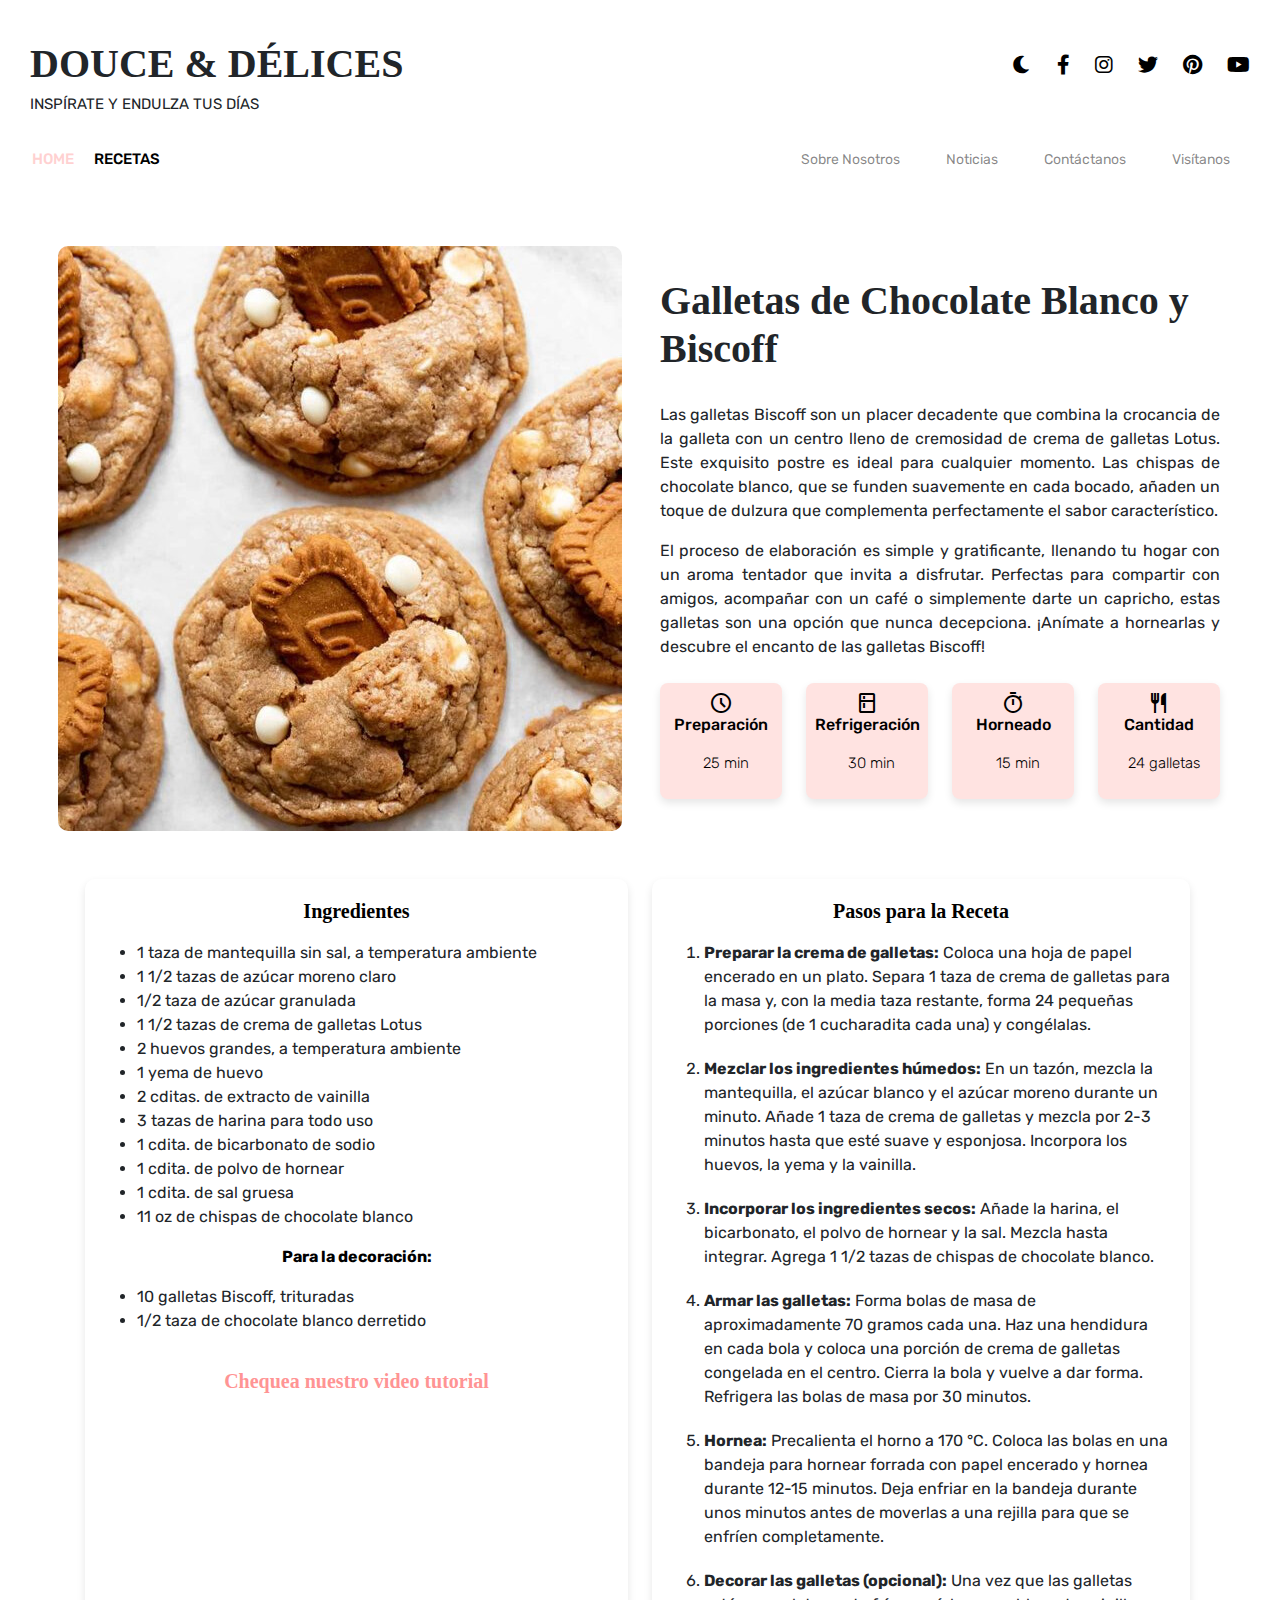
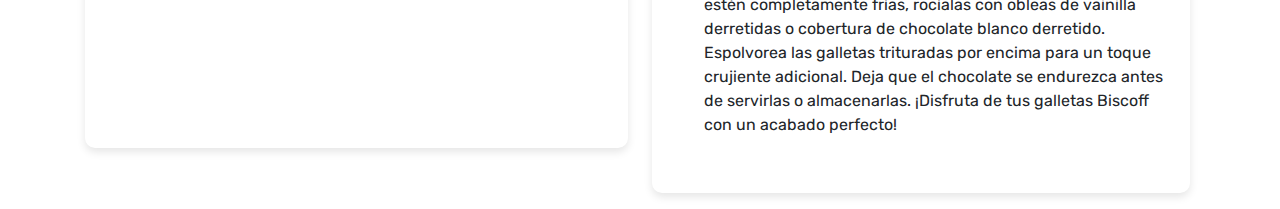
<file: biscoff.html>
<!DOCTYPE html>
<html lang="en">
<head>
    <meta charset="UTF-8">
    <meta name="viewport" content="width=device-width, initial-scale=1.0">
    <meta name="description" content="Página de recetas">
    <meta name="keywords" content="postres, recetas, pastelería, galletas, bizcochos, muffins, pasteles">
    <meta name="author" content="Andrea Masini">
    <title>Galletas Biscoff</title>
    <link href="https://cdn.jsdelivr.net/npm/bootstrap@5.3.3/dist/css/bootstrap.min.css" rel="stylesheet" integrity="sha384-QWTKZyjpPEjISv5WaRU9OFeRpok6YctnYmDr5pNlyT2bRjXh0JMhjY6hW+ALEwIH" crossorigin="anonymous">
    <link rel="icon" href="images/logo2.png">
    <link rel="stylesheet" href="estilos.css">
    <link rel="preconnect" href="https://fonts.googleapis.com">
    <link rel="preconnect" href="https://fonts.gstatic.com" crossorigin>
    <link href="https://fonts.googleapis.com/css2?family=Rubik:wght@400;500;700&display=swap" rel="stylesheet">
    <link rel="stylesheet" href="https://fonts.googleapis.com/css2?family=Material+Symbols+Outlined:opsz,wght,FILL,GRAD@20..48,100..700,0..1,-50..200" />
    <link rel="stylesheet" href="https://cdnjs.cloudflare.com/ajax/libs/font-awesome/6.0.0-beta3/css/all.min.css">

</head>
<body>

    <div class="header-container">
        <div class="text-container">
          <h1 class="titulo">DOUCE & DÉLICES</h1>
          <p class="frase">INSPÍRATE Y ENDULZA TUS DÍAS</p>
        </div>
        <div class="social-icons">
          <div class="social-icons">
            <a href="#" id="dark-mode-toggle"><i class="fas fa-moon"></i></a>
            <a href="https://facebook.com" target="_blank" onclick="showAlert(event)"><i class="fab fa-facebook-f"></i></a>
            <a href="https://instagram.com" target="_blank" onclick="showAlert(event)"><i class="fab fa-instagram"></i></a>
            <a href="https://twitter.com" target="_blank" onclick="showAlert(event)"><i class="fab fa-twitter"></i></a>
            <a href="https://pinterest.com" target="_blank" onclick="showAlert(event)"><i class="fab fa-pinterest"></i></a>
            <a href="https://youtube.com" target="_blank" onclick="showAlert(event)"><i class="fab fa-youtube"></i></a>
          </div>
        </div>
      </div>
    

<nav class="navbar navbar-expand-lg fixed-top">
    <div class="container-fluid">
        <button class="navbar-toggler" type="button" data-bs-toggle="collapse" data-bs-target="#navbarNavAltMarkup" aria-controls="navbarNavAltMarkup" aria-expanded="false" aria-label="Toggle navigation">
            <span class="navbar-toggler-icon"></span>
        </button>
        <div class="collapse navbar-collapse" id="navbarNavAltMarkup">
            <div class="navbar-nav me-auto">
                <a class="nav-link active" aria-current="" href="index.html">HOME</a>
                <a class="nav-link" href="index.html#recetas">RECETAS</a>
            </div>
            <div class="navbar-nav ms-auto">
                <a class="nav-link" href="index.html#sobre-nosotros">Sobre Nosotros</a>
                <a class="nav-link" href="index.html#noticias">Noticias</a>
                <a class="nav-link" href="index.html#contactanos_visitanos">Contáctanos</a>
                <a class="nav-link" href="index.html#contactanos_visitanos">Visítanos</a>
            </div>
        </div>
    </div>
</nav>

<div class="container my-5">
    <div class="row align-items-center mb-4">
        <div class="col-md-6 text-center">
            <img src="images/biscoff2.jpg" alt="Biscoff" class="chococookie-image">
        </div>
        <div class="col-md-6 recipe-info">
            <h2 class="chocochips-titulo">Galletas de Chocolate Blanco y Biscoff</h2>
            <p class="chocochips-desc">
                Las galletas Biscoff son un placer decadente que combina la crocancia de la galleta con un centro lleno de cremosidad de crema de galletas Lotus. Este exquisito postre es ideal para cualquier momento. Las chispas de chocolate blanco, que se funden suavemente en cada bocado, añaden un toque de dulzura que complementa perfectamente el sabor característico.
                <p class="chocochips-desc">
                El proceso de elaboración es simple y gratificante, llenando tu hogar con un aroma tentador que invita a disfrutar. Perfectas para compartir con amigos, acompañar con un café o simplemente darte un capricho, estas galletas son una opción que nunca decepciona. ¡Anímate a hornearlas y descubre el encanto de las galletas Biscoff!
                </p>
            <div class="row mt-4 justify-content-center">
                <div class="col-3">
                    <div class="card chococookies-card text-center p-2">
                        <span class="material-symbols-outlined">schedule</span>
                        <h6 class="detalles">Preparación</h6>
                        <p class="min">25 min</p>
                    </div>
                </div>
                <div class="col-3">
                    <div class="card chococookies-card text-center p-2">
                        <span class="material-symbols-outlined">kitchen</span>
                        <h6 class="detalles">Refrigeración</h6>
                        <p class="min">30 min</p>
                    </div>
                </div>
                <div class="col-3">
                    <div class="card chococookies-card text-center p-2">
                        <span class="material-symbols-outlined">timer</span>
                        <h6 class="detalles">Horneado</h6>
                        <p class="min">15 min</p>
                    </div>
                </div>
                <div class="col-3">
                    <div class="card chococookies-card text-center p-2">
                        <span class="material-symbols-outlined">restaurant</span>
                        <h6 class="detalles">Cantidad</h6>
                        <p class="min">24 galletas</p>
                    </div>
                </div>
            </div>
        </div>
    </div>
</div>

<div class="row">
    <div class="col-md-6 mb-3">
        <div class="card chococookies-ingredientes"> 
            <div class="card-body">
                <h5 class="card-title">Ingredientes</h5>
                <ul>
                    <li>1 taza de mantequilla sin sal, a temperatura ambiente</li>
                    <li>1 1/2 tazas de azúcar moreno claro</li>
                    <li>1/2 taza de azúcar granulada</li>
                    <li>1 1/2 tazas de crema de galletas Lotus</li>
                    <li>2 huevos grandes, a temperatura ambiente</li>
                    <li>1 yema de huevo</li>
                    <li>2 cditas. de extracto de vainilla</li>
                    <li>3 tazas de harina para todo uso</li>
                    <li>1 cdita. de bicarbonato de sodio</li>
                    <li>1 cdita. de polvo de hornear</li>
                    <li>1 cdita. de sal gruesa</li>
                    <li>11 oz de chispas de chocolate blanco</li>
                </ul>
                <p><strong>Para la decoración:</strong></p>
                <ul>
                    <li>10 galletas Biscoff, trituradas</li>
                    <li>1/2 taza de chocolate blanco derretido</li>
                </ul>
                <h6 class="check">Chequea nuestro video tutorial</h6>
                <iframe width="505" height="280" src="https://www.youtube.com/embed/Oa5g_3VXexQ?si=l-BrXmxNBTywqTX3" title="YouTube video player" frameborder="0" allow="accelerometer; autoplay; clipboard-write; encrypted-media; gyroscope; picture-in-picture; web-share" referrerpolicy="strict-origin-when-cross-origin" allowfullscreen></iframe>            </div>
        </div>
    </div>
    <div class="col-md-6 mb-3">
        <div class="card chococookies-procedimiento"> 
            <div class="card-body">
                <h5 class="card-title">Pasos para la Receta</h5>
                <ol>
                    <li><strong>Preparar la crema de galletas:</strong> Coloca una hoja de papel encerado en un plato. Separa 1 taza de crema de galletas para la masa y, con la media taza restante, forma 24 pequeñas porciones (de 1 cucharadita cada una) y congélalas.</li>
                    <li><strong>Mezclar los ingredientes húmedos:</strong> En un tazón, mezcla la mantequilla, el azúcar blanco y el azúcar moreno durante un minuto. Añade 1 taza de crema de galletas y mezcla por 2-3 minutos hasta que esté suave y esponjosa. Incorpora los huevos, la yema y la vainilla.</li>                 
                    <li><strong>Incorporar los ingredientes secos:</strong> Añade la harina, el bicarbonato, el polvo de hornear y la sal. Mezcla hasta integrar. Agrega 1 1/2 tazas de chispas de chocolate blanco.</li>                  
                    <li><strong>Armar las galletas:</strong> Forma bolas de masa de aproximadamente 70 gramos cada una. Haz una hendidura en cada bola y coloca una porción de crema de galletas congelada en el centro. Cierra la bola y vuelve a dar forma. Refrigera las bolas de masa por 30 minutos.</li>            
                    <li><strong>Hornea:</strong> Precalienta el horno a 170 °C. Coloca las bolas en una bandeja para hornear forrada con papel encerado y hornea durante 12-15 minutos. Deja enfriar en la bandeja durante unos minutos antes de moverlas a una rejilla para que se enfríen completamente.</li>
                    <li><strong>Decorar las galletas (opcional):</strong> Una vez que las galletas estén completamente frías, rocíalas con obleas de vainilla derretidas o cobertura de chocolate blanco derretido. Espolvorea las galletas trituradas por encima para un toque crujiente adicional. Deja que el chocolate se endurezca antes de servirlas o almacenarlas. ¡Disfruta de tus galletas Biscoff con un acabado perfecto!</li>
                    
                </ol>
            </div>
        </div>
    </div>
</div>

<script>
    const toggleButton = document.getElementById('dark-mode-toggle');
  const body = document.body;
  
  if (localStorage.getItem('dark-mode') === 'enabled') {
      body.classList.add('dark-mode');
  }
  
  toggleButton.addEventListener('click', () => {
      body.classList.toggle('dark-mode');
      
      if (body.classList.contains('dark-mode')) {
          localStorage.setItem('dark-mode', 'enabled');
      } else {
          localStorage.setItem('dark-mode', 'disabled');
      }
  });
  </script>

</body>
</html>
</file>
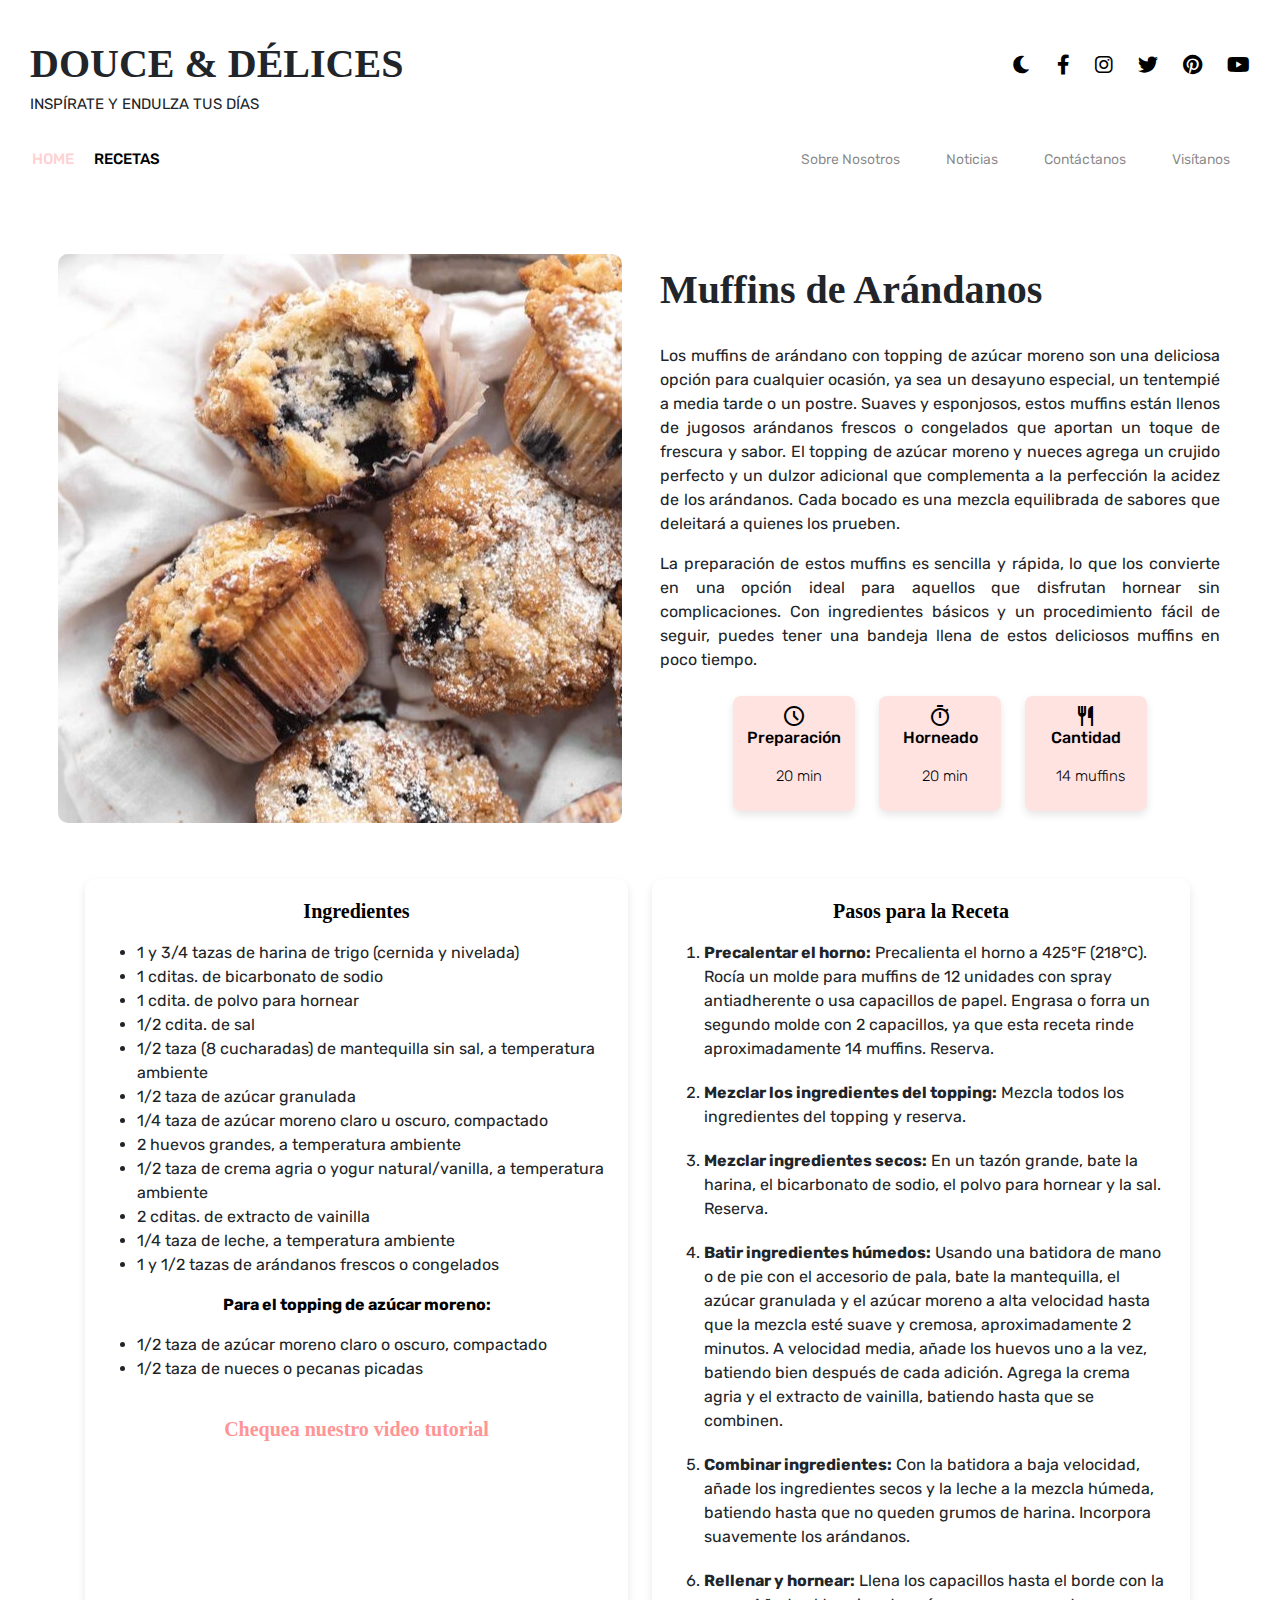
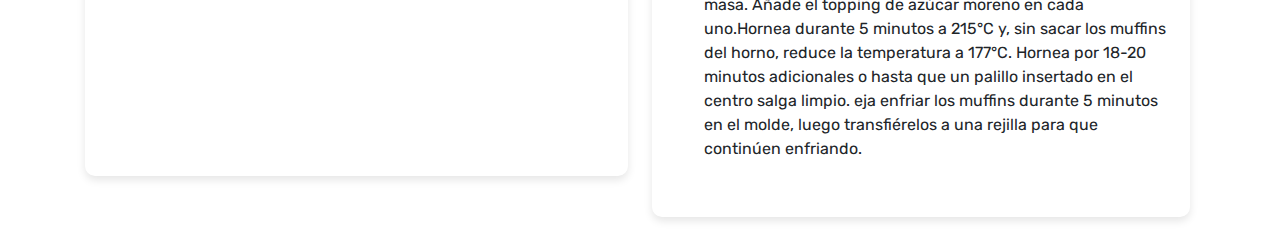
<file: blueberry_muffins.html>
<!DOCTYPE html>
<html lang="en">
<head>
    <meta charset="UTF-8">
    <meta name="viewport" content="width=device-width, initial-scale=1.0">
    <meta name="description" content="Página de recetas">
    <meta name="keywords" content="postres, recetas, pastelería, galletas, bizcochos, muffins, pasteles">
    <meta name="author" content="Andrea Masini">
    <title>Muffins de Arándanos</title>
    <link href="https://cdn.jsdelivr.net/npm/bootstrap@5.3.3/dist/css/bootstrap.min.css" rel="stylesheet" integrity="sha384-QWTKZyjpPEjISv5WaRU9OFeRpok6YctnYmDr5pNlyT2bRjXh0JMhjY6hW+ALEwIH" crossorigin="anonymous">
    <link rel="icon" href="images/logo2.png">
    <link rel="stylesheet" href="estilos.css">
    <link rel="preconnect" href="https://fonts.googleapis.com">
    <link rel="preconnect" href="https://fonts.gstatic.com" crossorigin>
    <link href="https://fonts.googleapis.com/css2?family=Rubik:wght@400;500;700&display=swap" rel="stylesheet">
    <link rel="stylesheet" href="https://fonts.googleapis.com/css2?family=Material+Symbols+Outlined:opsz,wght,FILL,GRAD@20..48,100..700,0..1,-50..200" />
    <link rel="stylesheet" href="https://cdnjs.cloudflare.com/ajax/libs/font-awesome/6.0.0-beta3/css/all.min.css">

</head>
<body>

    <div class="header-container">
        <div class="text-container">
          <h1 class="titulo">DOUCE & DÉLICES</h1>
          <p class="frase">INSPÍRATE Y ENDULZA TUS DÍAS</p>
        </div>
        <div class="social-icons">
          <div class="social-icons">
            <a href="#" id="dark-mode-toggle"><i class="fas fa-moon"></i></a>
            <a href="https://facebook.com" target="_blank" onclick="showAlert(event)"><i class="fab fa-facebook-f"></i></a>
            <a href="https://instagram.com" target="_blank" onclick="showAlert(event)"><i class="fab fa-instagram"></i></a>
            <a href="https://twitter.com" target="_blank" onclick="showAlert(event)"><i class="fab fa-twitter"></i></a>
            <a href="https://pinterest.com" target="_blank" onclick="showAlert(event)"><i class="fab fa-pinterest"></i></a>
            <a href="https://youtube.com" target="_blank" onclick="showAlert(event)"><i class="fab fa-youtube"></i></a>
          </div>
        </div>
      </div>
    

<nav class="navbar navbar-expand-lg fixed-top">
    <div class="container-fluid">
        <button class="navbar-toggler" type="button" data-bs-toggle="collapse" data-bs-target="#navbarNavAltMarkup" aria-controls="navbarNavAltMarkup" aria-expanded="false" aria-label="Toggle navigation">
            <span class="navbar-toggler-icon"></span>
        </button>
        <div class="collapse navbar-collapse" id="navbarNavAltMarkup">
            <div class="navbar-nav me-auto">
                <a class="nav-link active" aria-current="" href="index.html">HOME</a>
                <a class="nav-link" href="index.html#recetas">RECETAS</a>
            </div>
            <div class="navbar-nav ms-auto">
                <a class="nav-link" href="index.html#sobre-nosotros">Sobre Nosotros</a>
                <a class="nav-link" href="index.html#noticias">Noticias</a>
                <a class="nav-link" href="index.html#contactanos_visitanos">Contáctanos</a>
                <a class="nav-link" href="index.html#contactanos_visitanos">Visítanos</a>
            </div>
        </div>
    </div>
</nav>

<div class="container my-5">
    <div class="row align-items-center mb-4">
        <div class="col-md-6 text-center">
            <img src="images/blueberry2.jpg" alt="Blueberry" class="chococookie-image">
        </div>
        <div class="col-md-6 recipe-info">
            <h2 class="chocochips-titulo">Muffins de Arándanos</h2>
            <p class="chocochips-desc">
                Los muffins de arándano con topping de azúcar moreno son una deliciosa opción para cualquier ocasión, ya sea un desayuno especial, un tentempié a media tarde o un postre. Suaves y esponjosos, estos muffins están llenos de jugosos arándanos frescos o congelados que aportan un toque de frescura y sabor. El topping de azúcar moreno y nueces agrega un crujido perfecto y un dulzor adicional que complementa a la perfección la acidez de los arándanos. Cada bocado es una mezcla equilibrada de sabores que deleitará a quienes los prueben.            </p>
            <p class="chocochips-desc">
                La preparación de estos muffins es sencilla y rápida, lo que los convierte en una opción ideal para aquellos que disfrutan hornear sin complicaciones. Con ingredientes básicos y un procedimiento fácil de seguir, puedes tener una bandeja llena de estos deliciosos muffins en poco tiempo.            <div class="row mt-4 justify-content-center">
                <div class="col-3">
                    <div class="card chococookies-card text-center p-2">
                        <span class="material-symbols-outlined">schedule</span>
                        <h6 class="detalles">Preparación</h6>
                        <p class="min">20 min</p>
                    </div>
                </div>
            
                <div class="col-3">
                    <div class="card chococookies-card text-center p-2">
                        <span class="material-symbols-outlined">timer</span>
                        <h6 class="detalles">Horneado</h6>
                        <p class="min">20 min</p>
                    </div>
                </div>
                <div class="col-3">
                    <div class="card chococookies-card text-center p-2">
                        <span class="material-symbols-outlined">restaurant</span>
                        <h6 class="detalles">Cantidad</h6>
                        <p class="min">14 muffins</p>
                    </div>
                </div>
            </div>
        </div>
    </div>
</div>

<div class="row">
    <div class="col-md-6 mb-3">
        <div class="card chococookies-ingredientes"> 
            <div class="card-body">
                <h5 class="card-title">Ingredientes</h5>
                <ul>
                    <li>1 y 3/4 tazas de harina de trigo (cernida y nivelada)</li>
                    <li>1 cditas. de bicarbonato de sodio</li>
                    <li>1 cdita. de polvo para hornear</li>
                    <li>1/2 cdita. de sal</li>
                    <li>1/2 taza (8 cucharadas) de mantequilla sin sal, a temperatura ambiente</li>
                    <li>1/2 taza de azúcar granulada</li>
                    <li>1/4 taza de azúcar moreno claro u oscuro, compactado</li>
                    <li>2 huevos grandes, a temperatura ambiente</li>
                    <li>1/2 taza de crema agria o yogur natural/vanilla, a temperatura ambiente</li>
                    <li>2 cditas. de extracto de vainilla</li>
                    <li>1/4 taza de leche, a temperatura ambiente</li>
                    <li>1 y 1/2 tazas de arándanos frescos o congelados</li>       
                </ul>
                <p><strong>Para el topping de azúcar moreno:</strong> </p>
                <ul>
                    <li>1/2 taza de azúcar moreno claro o oscuro, compactado</li>
                    <li>1/2 taza de nueces o pecanas picadas</li>
                </ul>
                <h6 class="check">Chequea nuestro video tutorial</h6>
                <iframe width="500" height="260" src="https://www.youtube.com/embed/D_noTrlaYfk?si=xGuKdbGQ3Js1L-c2" title="YouTube video player" frameborder="0" allow="accelerometer; autoplay; clipboard-write; encrypted-media; gyroscope; picture-in-picture; web-share" referrerpolicy="strict-origin-when-cross-origin" allowfullscreen></iframe>            </div>
        </div>
    </div>
    <div class="col-md-6 mb-3">
        <div class="card chococookies-procedimiento"> 
            <div class="card-body">
                <h5 class="card-title">Pasos para la Receta</h5>
                <ol>
                    <li><strong>Precalentar el horno:</strong> Precalienta el horno a 425°F (218°C). Rocía un molde para muffins de 12 unidades con spray antiadherente o usa capacillos de papel. Engrasa o forra un segundo molde con 2 capacillos, ya que esta receta rinde aproximadamente 14 muffins. Reserva.</li>
                    <li><strong>Mezclar los ingredientes del topping:</strong> Mezcla todos los ingredientes del topping y reserva.</li>
                    <li><strong>Mezclar ingredientes secos:</strong> En un tazón grande, bate la harina, el bicarbonato de sodio, el polvo para hornear y la sal. Reserva.</li>
                    <li><strong>Batir ingredientes húmedos:</strong> Usando una batidora de mano o de pie con el accesorio de pala, bate la mantequilla, el azúcar granulada y el azúcar moreno a alta velocidad hasta que la mezcla esté suave y cremosa, aproximadamente 2 minutos. A velocidad media, añade los huevos uno a la vez, batiendo bien después de cada adición. Agrega la crema agria y el extracto de vainilla, batiendo hasta que se combinen.</li>
                    <li><strong>Combinar ingredientes:</strong> Con la batidora a baja velocidad, añade los ingredientes secos y la leche a la mezcla húmeda, batiendo hasta que no queden grumos de harina. Incorpora suavemente los arándanos.</li>
                    <li><strong>Rellenar y hornear:</strong> Llena los capacillos hasta el borde con la masa. Añade el topping de azúcar moreno en cada uno.Hornea durante 5 minutos a 215°C y, sin sacar los muffins del horno, reduce la temperatura a 177°C. Hornea por 18-20 minutos adicionales o hasta que un palillo insertado en el centro salga limpio. eja enfriar los muffins durante 5 minutos en el molde, luego transfiérelos a una rejilla para que continúen enfriando.</li>
                </ol>
            </div>
        </div>
    </div>
</div>

<script>
    const toggleButton = document.getElementById('dark-mode-toggle');
  const body = document.body;
  
  if (localStorage.getItem('dark-mode') === 'enabled') {
      body.classList.add('dark-mode');
  }
  
  toggleButton.addEventListener('click', () => {
      body.classList.toggle('dark-mode');
      
      if (body.classList.contains('dark-mode')) {
          localStorage.setItem('dark-mode', 'enabled');
      } else {
          localStorage.setItem('dark-mode', 'disabled');
      }
  });
  </script>
  
</body>
</html>
</file>
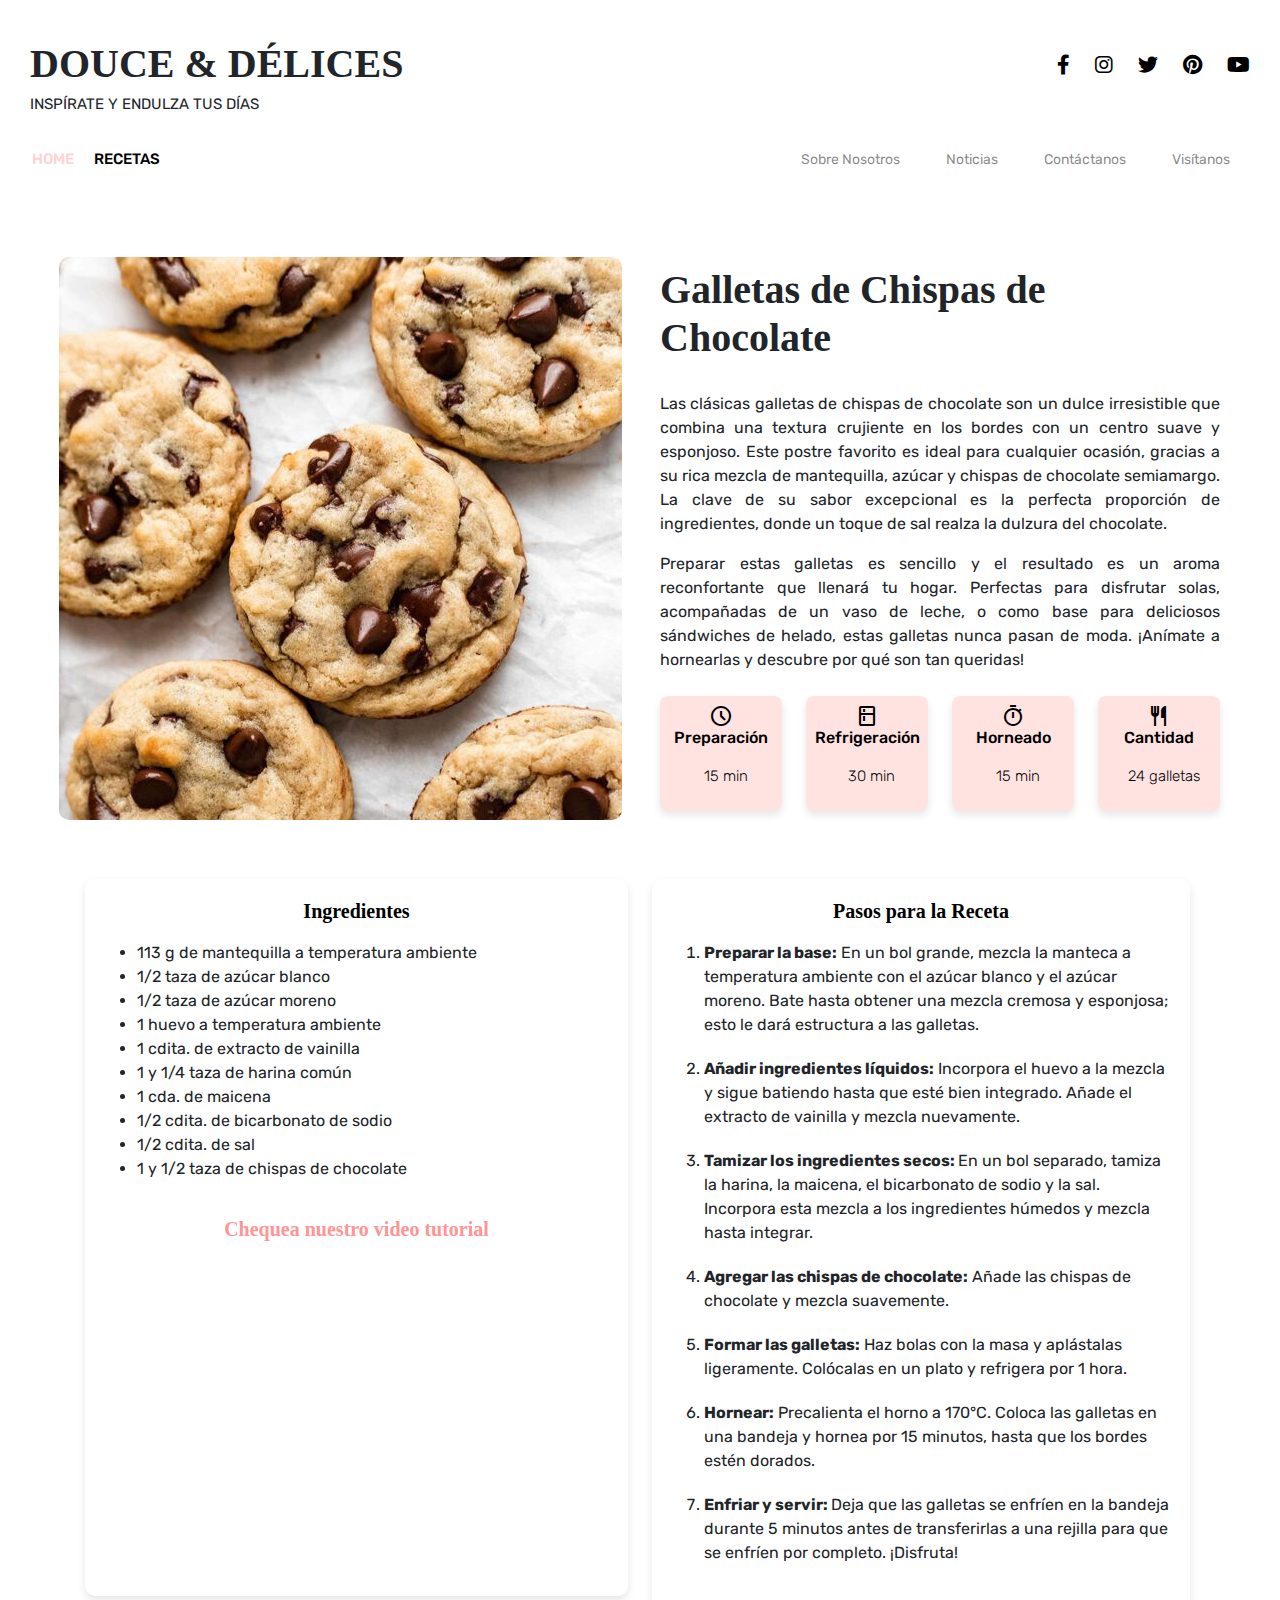
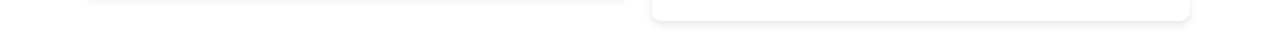
<file: chocolate_chips.html>
<!DOCTYPE html>
<html lang="en">
<head>
    <meta charset="UTF-8">
    <meta name="viewport" content="width=device-width, initial-scale=1.0">
    <meta name="description" content="Página de recetas">
    <meta name="keywords" content="postres, recetas, pastelería, galletas, bizcochos, muffins, pasteles">
    <meta name="author" content="Andrea Masini">
    <title>Galletas de Chispas de Chocolate</title>
    <link href="https://cdn.jsdelivr.net/npm/bootstrap@5.3.3/dist/css/bootstrap.min.css" rel="stylesheet" integrity="sha384-QWTKZyjpPEjISv5WaRU9OFeRpok6YctnYmDr5pNlyT2bRjXh0JMhjY6hW+ALEwIH" crossorigin="anonymous">
    <link rel="icon" href="images/logo2.png">
    <link rel="stylesheet" href="estilos.css">
    <link rel="preconnect" href="https://fonts.googleapis.com">
    <link rel="preconnect" href="https://fonts.gstatic.com" crossorigin>
    <link href="https://fonts.googleapis.com/css2?family=Rubik:wght@400;500;700&display=swap" rel="stylesheet">
    <link rel="stylesheet" href="https://fonts.googleapis.com/css2?family=Material+Symbols+Outlined:opsz,wght,FILL,GRAD@20..48,100..700,0..1,-50..200" />
    <link rel="stylesheet" href="https://cdnjs.cloudflare.com/ajax/libs/font-awesome/6.0.0-beta3/css/all.min.css">

</head>
<body>

    <div class="header-container">
        <div class="text-container">
          <h1 class="titulo">DOUCE & DÉLICES</h1>
          <p class="frase">INSPÍRATE Y ENDULZA TUS DÍAS</p>
        </div>
        <div class="social-icons">
          <div class="social-icons">
            <a href="https://facebook.com" target="_blank"><i class="fab fa-facebook-f"></i></a>
            <a href="https://instagram.com" target="_blank"><i class="fab fa-instagram"></i></a>
            <a href="https://twitter.com" target="_blank"><i class="fab fa-twitter"></i></a>
            <a href="https://pinterest.com" target="_blank"><i class="fab fa-pinterest"></i></a>
            <a href="https://youtube.com" target="_blank"><i class="fab fa-youtube"></i></a>
          </div>
        </div>
      </div>
    

<nav class="navbar navbar-expand-lg fixed-top">
    <div class="container-fluid">
        <button class="navbar-toggler" type="button" data-bs-toggle="collapse" data-bs-target="#navbarNavAltMarkup" aria-controls="navbarNavAltMarkup" aria-expanded="false" aria-label="Toggle navigation">
            <span class="navbar-toggler-icon"></span>
        </button>
        <div class="collapse navbar-collapse" id="navbarNavAltMarkup">
            <div class="navbar-nav me-auto">
                <a class="nav-link active" aria-current="" href="index.html">HOME</a>
                <a class="nav-link" href="index.html#recetas">RECETAS</a>
            </div>
            <div class="navbar-nav ms-auto">
                <a class="nav-link" href="index.html#sobre-nosotros">Sobre Nosotros</a>
                <a class="nav-link" href="index.html#noticias">Noticias</a>
                <a class="nav-link" href="index.html#contactanos_visitanos">Contáctanos</a>
                <a class="nav-link" href="index.html#contactanos_visitanos">Visítanos</a>
            </div>
        </div>
    </div>
</nav>

<div class="container my-5">
    <div class="row align-items-center mb-4">
        <div class="col-md-6 text-center">
            <img src="images/chococookies.jpg" alt="Chocolate Chips" class="chococookie-image">
        </div>
        <div class="col-md-6 recipe-info">
            <h2 class="chocochips-titulo">Galletas de Chispas de Chocolate</h2>
            <p class="chocochips-desc">
                Las clásicas galletas de chispas de chocolate son un dulce irresistible que combina una textura crujiente en los bordes con un centro suave y esponjoso. Este postre favorito es ideal para cualquier ocasión, gracias a su rica mezcla de mantequilla, azúcar y chispas de chocolate semiamargo. La clave de su sabor excepcional es la perfecta proporción de ingredientes, donde un toque de sal realza la dulzura del chocolate.
            </p>
            <p class="chocochips-desc">
                Preparar estas galletas es sencillo y el resultado es un aroma reconfortante que llenará tu hogar. Perfectas para disfrutar solas, acompañadas de un vaso de leche, o como base para deliciosos sándwiches de helado, estas galletas nunca pasan de moda. ¡Anímate a hornearlas y descubre por qué son tan queridas!
            </p>
            <div class="row mt-4 justify-content-center">
                <div class="col-3">
                    <div class="card chococookies-card text-center p-2">
                        <span class="material-symbols-outlined">schedule</span>
                        <h6 class="detalles">Preparación</h6>
                        <p class="min">15 min</p>
                    </div>
                </div>
                <div class="col-3">
                    <div class="card chococookies-card text-center p-2">
                        <span class="material-symbols-outlined">kitchen</span>
                        <h6 class="detalles">Refrigeración</h6>
                        <p class="min">30 min</p>
                    </div>
                </div>
                <div class="col-3">
                    <div class="card chococookies-card text-center p-2">
                        <span class="material-symbols-outlined">timer</span>
                        <h6 class="detalles">Horneado</h6>
                        <p class="min">15 min</p>
                    </div>
                </div>
                <div class="col-3">
                    <div class="card chococookies-card text-center p-2">
                        <span class="material-symbols-outlined">restaurant</span>
                        <h6 class="detalles">Cantidad</h6>
                        <p class="min">24 galletas</p>
                    </div>
                </div>
            </div>
        </div>
    </div>
</div>

<div class="row">
    <div class="col-md-6 mb-3">
        <div class="card chococookies-ingredientes"> 
            <div class="card-body">
                <h5 class="card-title">Ingredientes</h5>
                <ul>
                    <li>113 g de mantequilla a temperatura ambiente</li>
                    <li>1/2 taza de azúcar blanco</li>
                    <li>1/2 taza de azúcar moreno</li>
                    <li>1 huevo a temperatura ambiente</li>
                    <li>1 cdita. de extracto de vainilla</li>
                    <li>1 y 1/4 taza de harina común</li>
                    <li>1 cda. de maicena</li>
                    <li>1/2 cdita. de bicarbonato de sodio</li>
                    <li>1/2 cdita. de sal</li>
                    <li>1 y 1/2 taza de chispas de chocolate</li>
                </ul>
                <h6 class="check">Chequea nuestro video tutorial</h6>
                <iframe width="500" height="280" src="https://www.youtube.com/embed/f-M3JN_7LGU?si=eSDMp9xMSdEB2d4m" title="YouTube video player" frameborder="0" allow="accelerometer; autoplay; clipboard-write; encrypted-media; gyroscope; picture-in-picture; web-share" referrerpolicy="strict-origin-when-cross-origin" allowfullscreen></iframe>
            </div>
        </div>
    </div>
    <div class="col-md-6 mb-3">
        <div class="card chococookies-procedimiento"> 
            <div class="card-body">
                <h5 class="card-title">Pasos para la Receta</h5>
                <ol>
                    <li><strong>Preparar la base:</strong> En un bol grande, mezcla la manteca a temperatura ambiente con el azúcar blanco y el azúcar moreno. Bate hasta obtener una mezcla cremosa y esponjosa; esto le dará estructura a las galletas.</li>
                    <li><strong>Añadir ingredientes líquidos:</strong> Incorpora el huevo a la mezcla y sigue batiendo hasta que esté bien integrado. Añade el extracto de vainilla y mezcla nuevamente.</li>
                    <li><strong>Tamizar los ingredientes secos: </strong> En un bol separado, tamiza la harina, la maicena, el bicarbonato de sodio y la sal. Incorpora esta mezcla a los ingredientes húmedos y mezcla hasta integrar.</li>
                    <li><strong>Agregar las chispas de chocolate:</strong> Añade las chispas de chocolate y mezcla suavemente.</li>
                    <li><strong>Formar las galletas:</strong> Haz bolas con la masa y aplástalas ligeramente. Colócalas en un plato y refrigera por 1 hora.</li>
                    <li><strong>Hornear:</strong> Precalienta el horno a 170°C. Coloca las galletas en una bandeja y hornea por 15 minutos, hasta que los bordes estén dorados.</li>
                    <li><strong>Enfriar y servir: </strong>Deja que las galletas se enfríen en la bandeja durante 5 minutos antes de transferirlas a una rejilla para que se enfríen por completo. ¡Disfruta!</li>
                </ol>
            </div>
        </div>
    </div>
</div>

<script>
    const toggleButton = document.getElementById('dark-mode-toggle');
  const body = document.body;
  
  if (localStorage.getItem('dark-mode') === 'enabled') {
      body.classList.add('dark-mode');
  }
  
  toggleButton.addEventListener('click', () => {
      body.classList.toggle('dark-mode');
      
      if (body.classList.contains('dark-mode')) {
          localStorage.setItem('dark-mode', 'enabled');
      } else {
          localStorage.setItem('dark-mode', 'disabled');
      }
  });
  </script>
  
</body>
</html>
</file>
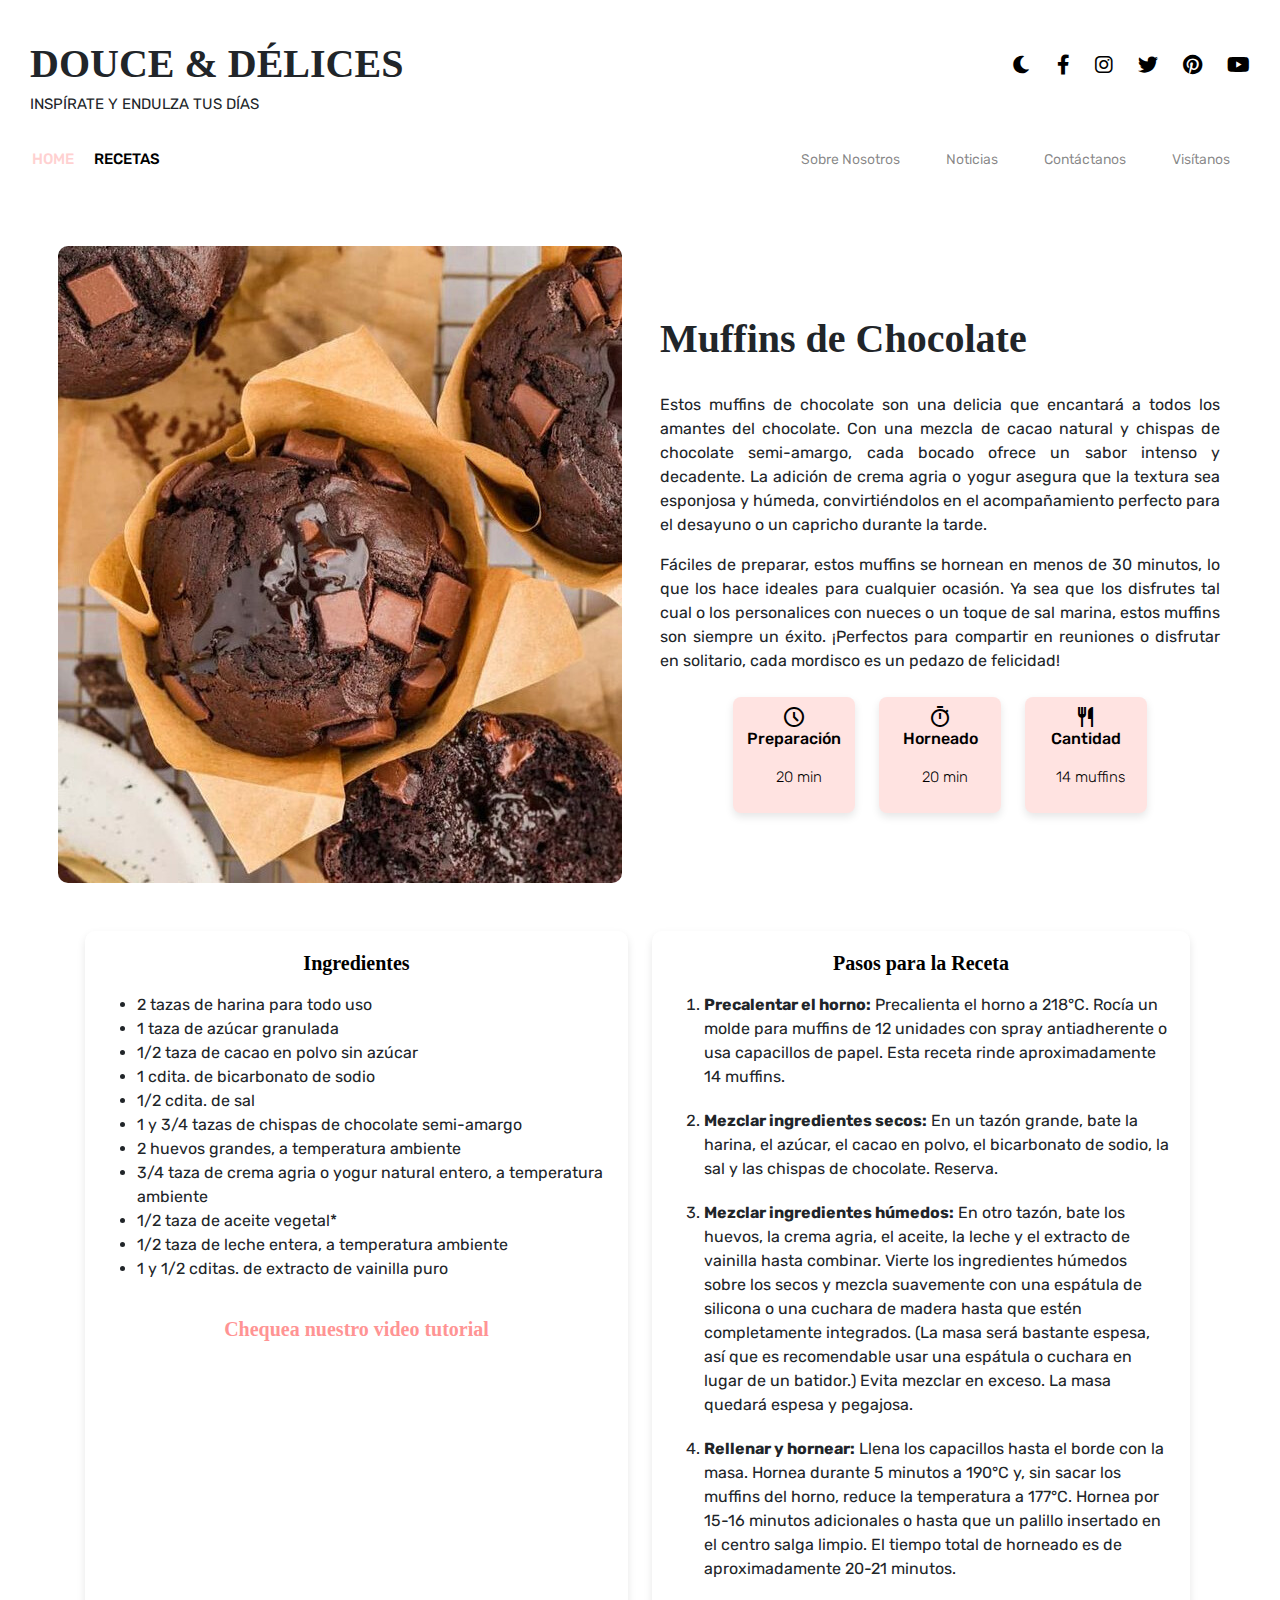
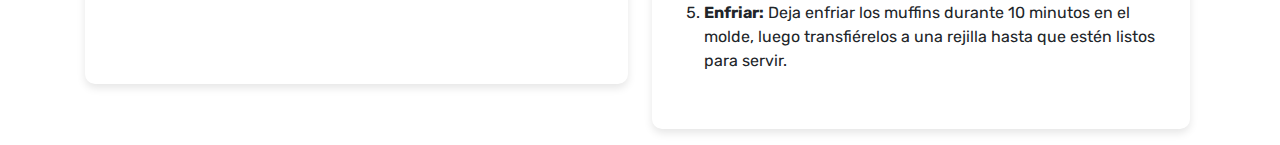
<file: chocolate_muffins.html>
<!DOCTYPE html>
<html lang="en">
<head>
    <meta charset="UTF-8">
    <meta name="viewport" content="width=device-width, initial-scale=1.0">
    <meta name="description" content="Página de recetas">
    <meta name="keywords" content="postres, recetas, pastelería, galletas, bizcochos, muffins, pasteles">
    <meta name="author" content="Andrea Masini">
    <title> Muffins de Chocolate</title>
    <link href="https://cdn.jsdelivr.net/npm/bootstrap@5.3.3/dist/css/bootstrap.min.css" rel="stylesheet" integrity="sha384-QWTKZyjpPEjISv5WaRU9OFeRpok6YctnYmDr5pNlyT2bRjXh0JMhjY6hW+ALEwIH" crossorigin="anonymous">
    <link rel="icon" href="images/logo2.png">
    <link rel="stylesheet" href="estilos.css">
    <link rel="preconnect" href="https://fonts.googleapis.com">
    <link rel="preconnect" href="https://fonts.gstatic.com" crossorigin>
    <link href="https://fonts.googleapis.com/css2?family=Rubik:wght@400;500;700&display=swap" rel="stylesheet">
    <link rel="stylesheet" href="https://fonts.googleapis.com/css2?family=Material+Symbols+Outlined:opsz,wght,FILL,GRAD@20..48,100..700,0..1,-50..200" />
    <link rel="stylesheet" href="https://cdnjs.cloudflare.com/ajax/libs/font-awesome/6.0.0-beta3/css/all.min.css">

</head>
<body>

   <div class="header-container">
    <div class="text-container">
      <h1 class="titulo">DOUCE & DÉLICES</h1>
      <p class="frase">INSPÍRATE Y ENDULZA TUS DÍAS</p>
    </div>
    <div class="social-icons">
      <div class="social-icons">
        <a href="#" id="dark-mode-toggle"><i class="fas fa-moon"></i></a>
        <a href="https://facebook.com" target="_blank" onclick="showAlert(event)"><i class="fab fa-facebook-f"></i></a>
        <a href="https://instagram.com" target="_blank" onclick="showAlert(event)"><i class="fab fa-instagram"></i></a>
        <a href="https://twitter.com" target="_blank" onclick="showAlert(event)"><i class="fab fa-twitter"></i></a>
        <a href="https://pinterest.com" target="_blank" onclick="showAlert(event)"><i class="fab fa-pinterest"></i></a>
        <a href="https://youtube.com" target="_blank" onclick="showAlert(event)"><i class="fab fa-youtube"></i></a>
      </div>
    </div>
  </div>


<nav class="navbar navbar-expand-lg fixed-top">
    <div class="container-fluid">
        <button class="navbar-toggler" type="button" data-bs-toggle="collapse" data-bs-target="#navbarNavAltMarkup" aria-controls="navbarNavAltMarkup" aria-expanded="false" aria-label="Toggle navigation">
            <span class="navbar-toggler-icon"></span>
        </button>
        <div class="collapse navbar-collapse" id="navbarNavAltMarkup">
            <div class="navbar-nav me-auto">
                <a class="nav-link active" aria-current="" href="index.html">HOME</a>
                <a class="nav-link" href="index.html#recetas">RECETAS</a>
            </div>
            <div class="navbar-nav ms-auto">
                <a class="nav-link" href="index.html#sobre-nosotros">Sobre Nosotros</a>
                <a class="nav-link" href="index.html#noticias">Noticias</a>
                <a class="nav-link" href="index.html#contactanos_visitanos">Contáctanos</a>
                <a class="nav-link" href="index.html#contactanos_visitanos">Visítanos</a>
            </div>
        </div>
    </div>
</nav>

<div class="container my-5">
    <div class="row align-items-center mb-4">
        <div class="col-md-6 text-center">
            <img src="images/chocomuffins2.jpg" alt="Chocolate Muffins" class="chococookie-image">
        </div>
        <div class="col-md-6 recipe-info">
            <h2 class="chocochips-titulo">Muffins de Chocolate</h2>
            <p class="chocochips-desc">
                Estos muffins de chocolate son una delicia que encantará a todos los amantes del chocolate. Con una mezcla de cacao natural y chispas de chocolate semi-amargo, cada bocado ofrece un sabor intenso y decadente. La adición de crema agria o yogur asegura que la textura sea esponjosa y húmeda, convirtiéndolos en el acompañamiento perfecto para el desayuno o un capricho durante la tarde.
            </p>
            <p class="chocochips-desc">
                Fáciles de preparar, estos muffins se hornean en menos de 30 minutos, lo que los hace ideales para cualquier ocasión. Ya sea que los disfrutes tal cual o los personalices con nueces o un toque de sal marina, estos muffins son siempre un éxito. ¡Perfectos para compartir en reuniones o disfrutar en solitario, cada mordisco es un pedazo de felicidad!
            </p>
            <div class="row mt-4 justify-content-center">
                <div class="col-3">
                    <div class="card chococookies-card text-center p-2">
                        <span class="material-symbols-outlined">schedule</span>
                        <h6 class="detalles">Preparación</h6>
                        <p class="min">20 min</p>
                    </div>
                </div>
            
                <div class="col-3">
                    <div class="card chococookies-card text-center p-2">
                        <span class="material-symbols-outlined">timer</span>
                        <h6 class="detalles">Horneado</h6>
                        <p class="min">20 min</p>
                    </div>
                </div>
                <div class="col-3">
                    <div class="card chococookies-card text-center p-2">
                        <span class="material-symbols-outlined">restaurant</span>
                        <h6 class="detalles">Cantidad</h6>
                        <p class="min">14 muffins</p>
                    </div>
                </div>
            </div>
        </div>
    </div>
</div>

<div class="row">
    <div class="col-md-6 mb-3">
        <div class="card chococookies-ingredientes"> 
            <div class="card-body">
                <h5 class="card-title">Ingredientes</h5>
                <ul>
                    <li>2 tazas de harina para todo uso </li>
                    <li>1 taza de azúcar granulada</li>
                    <li>1/2 taza de cacao en polvo sin azúcar</li>
                    <li>1 cdita. de bicarbonato de sodio</li>
                    <li>1/2 cdita. de sal</li>
                    <li>1 y 3/4 tazas de chispas de chocolate semi-amargo</li>
                    <li>2 huevos grandes, a temperatura ambiente</li>
                    <li>3/4 taza de crema agria o yogur natural entero, a temperatura ambiente</li>
                    <li>1/2 taza de aceite vegetal*</li>
                    <li>1/2 taza de leche entera, a temperatura ambiente</li>
                    <li>1 y 1/2 cditas. de extracto de vainilla puro</li>                 
                </ul>
                <h6 class="check">Chequea nuestro video tutorial</h6>
                <iframe width="500" height="268" src="https://www.youtube.com/embed/e93T1BUWz4Y?si=GqdKhwkvAN-gHTje" title="YouTube video player" frameborder="0" allow="accelerometer; autoplay; clipboard-write; encrypted-media; gyroscope; picture-in-picture; web-share" referrerpolicy="strict-origin-when-cross-origin" allowfullscreen></iframe>            </div>
        </div>
    </div>
    <div class="col-md-6 mb-3">
        <div class="card chococookies-procedimiento"> 
            <div class="card-body">
                <h5 class="card-title">Pasos para la Receta</h5>
                <ol>
                    <li><strong>Precalentar el horno:</strong> Precalienta el horno a 218°C. Rocía un molde para muffins de 12 unidades con spray antiadherente o usa capacillos de papel. Esta receta rinde aproximadamente 14 muffins.</li>
                    <li><strong>Mezclar ingredientes secos:</strong> En un tazón grande, bate la harina, el azúcar, el cacao en polvo, el bicarbonato de sodio, la sal y las chispas de chocolate. Reserva.</li>
                    <li><strong>Mezclar ingredientes húmedos:</strong> En otro tazón, bate los huevos, la crema agria, el aceite, la leche y el extracto de vainilla hasta combinar. Vierte los ingredientes húmedos sobre los secos y mezcla suavemente con una espátula de silicona o una cuchara de madera hasta que estén completamente integrados. (La masa será bastante espesa, así que es recomendable usar una espátula o cuchara en lugar de un batidor.) Evita mezclar en exceso. La masa quedará espesa y pegajosa.</li>
                    <li><strong>Rellenar y hornear:</strong> Llena los capacillos hasta el borde con la masa. Hornea durante 5 minutos a 190°C y, sin sacar los muffins del horno, reduce la temperatura a 177°C. Hornea por 15-16 minutos adicionales o hasta que un palillo insertado en el centro salga limpio. El tiempo total de horneado es de aproximadamente 20-21 minutos.</li>
                    <li><strong>Enfriar:</strong> Deja enfriar los muffins durante 10 minutos en el molde, luego transfiérelos a una rejilla hasta que estén listos para servir.</li>  
                    
                </ol>
            </div>
        </div>
    </div>
</div>

<script>
    const toggleButton = document.getElementById('dark-mode-toggle');
  const body = document.body;
  
  if (localStorage.getItem('dark-mode') === 'enabled') {
      body.classList.add('dark-mode');
  }
  
  toggleButton.addEventListener('click', () => {
      body.classList.toggle('dark-mode');
      
      if (body.classList.contains('dark-mode')) {
          localStorage.setItem('dark-mode', 'enabled');
      } else {
          localStorage.setItem('dark-mode', 'disabled');
      }
  });
  </script>
</body>
</html>
</file>
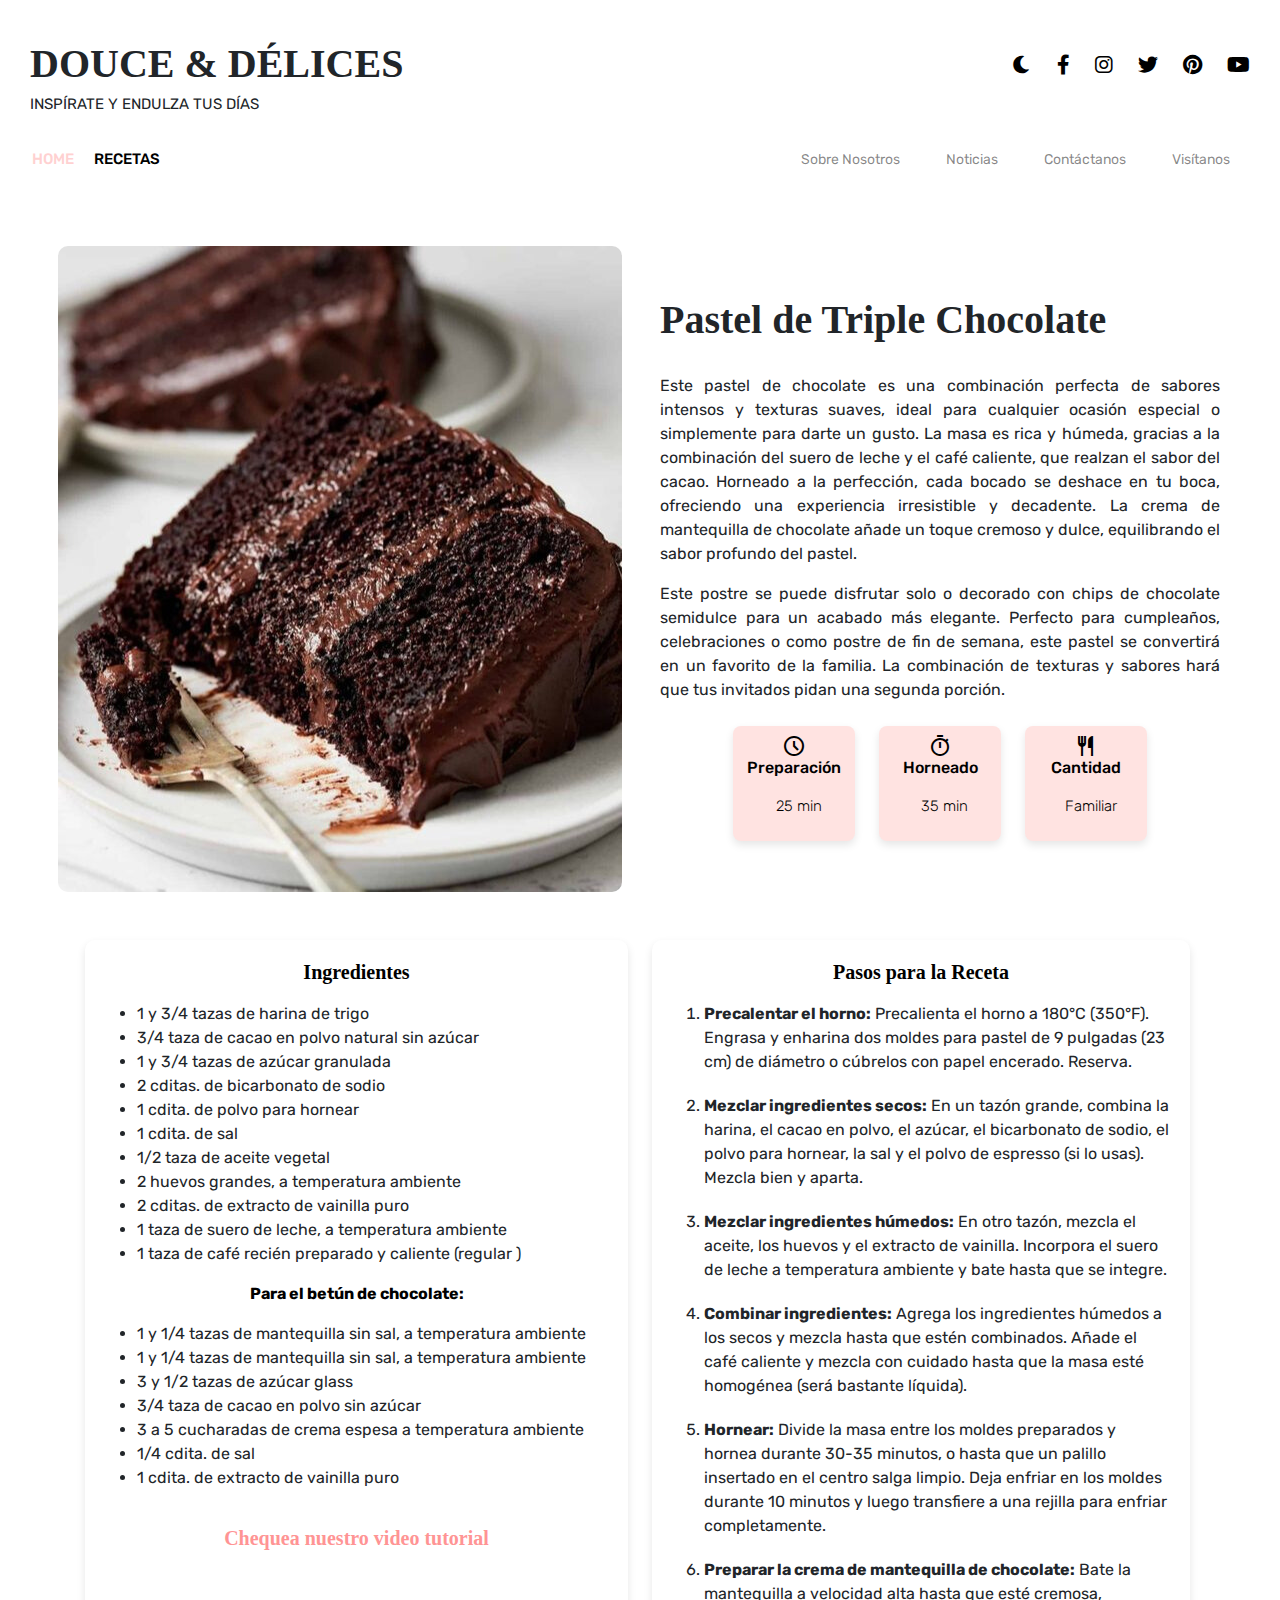
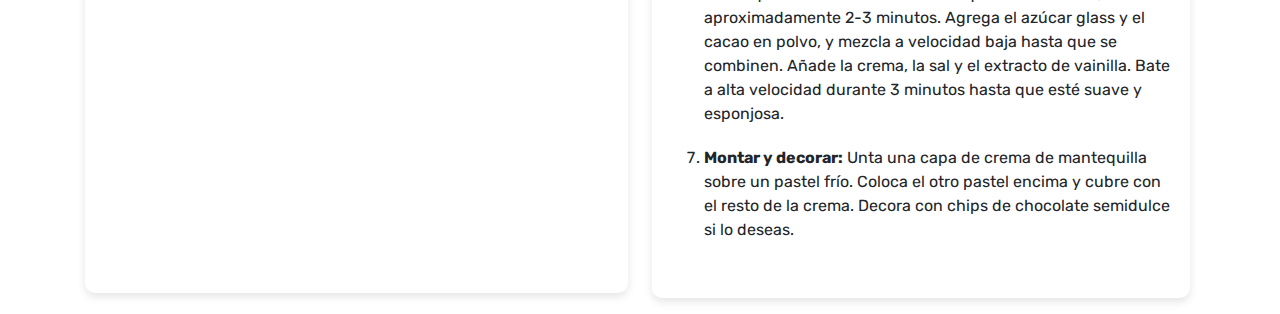
<file: chocolate_pastel.html>
<!DOCTYPE html>
<html lang="en">
<head>
    <meta charset="UTF-8">
    <meta name="viewport" content="width=device-width, initial-scale=1.0">
    <meta name="description" content="Página de recetas">
    <meta name="keywords" content="postres, recetas, pastelería, galletas, bizcochos, muffins, pasteles">
    <meta name="author" content="Andrea Masini">
    <title>Pastel de Chocolate</title>
    <link href="https://cdn.jsdelivr.net/npm/bootstrap@5.3.3/dist/css/bootstrap.min.css" rel="stylesheet" integrity="sha384-QWTKZyjpPEjISv5WaRU9OFeRpok6YctnYmDr5pNlyT2bRjXh0JMhjY6hW+ALEwIH" crossorigin="anonymous">
    <link rel="icon" href="images/logo2.png">
    <link rel="stylesheet" href="estilos.css">
    <link rel="preconnect" href="https://fonts.googleapis.com">
    <link rel="preconnect" href="https://fonts.gstatic.com" crossorigin>
    <link href="https://fonts.googleapis.com/css2?family=Rubik:wght@400;500;700&display=swap" rel="stylesheet">
    <link rel="stylesheet" href="https://fonts.googleapis.com/css2?family=Material+Symbols+Outlined:opsz,wght,FILL,GRAD@20..48,100..700,0..1,-50..200" />
    <link rel="stylesheet" href="https://cdnjs.cloudflare.com/ajax/libs/font-awesome/6.0.0-beta3/css/all.min.css">

</head>
<body>

  <div class="header-container">
    <div class="text-container">
      <h1 class="titulo">DOUCE & DÉLICES</h1>
      <p class="frase">INSPÍRATE Y ENDULZA TUS DÍAS</p>
    </div>
    <div class="social-icons">
      <div class="social-icons">
        <a href="#" id="dark-mode-toggle"><i class="fas fa-moon"></i></a>
        <a href="https://facebook.com" target="_blank" onclick="showAlert(event)"><i class="fab fa-facebook-f"></i></a>
        <a href="https://instagram.com" target="_blank" onclick="showAlert(event)"><i class="fab fa-instagram"></i></a>
        <a href="https://twitter.com" target="_blank" onclick="showAlert(event)"><i class="fab fa-twitter"></i></a>
        <a href="https://pinterest.com" target="_blank" onclick="showAlert(event)"><i class="fab fa-pinterest"></i></a>
        <a href="https://youtube.com" target="_blank" onclick="showAlert(event)"><i class="fab fa-youtube"></i></a>
      </div>
    </div>
  </div>

<nav class="navbar navbar-expand-lg fixed-top">
    <div class="container-fluid">
        <button class="navbar-toggler" type="button" data-bs-toggle="collapse" data-bs-target="#navbarNavAltMarkup" aria-controls="navbarNavAltMarkup" aria-expanded="false" aria-label="Toggle navigation">
            <span class="navbar-toggler-icon"></span>
        </button>
        <div class="collapse navbar-collapse" id="navbarNavAltMarkup">
            <div class="navbar-nav me-auto">
                <a class="nav-link active" aria-current="" href="index.html">HOME</a>
                <a class="nav-link" href="index.html#recetas">RECETAS</a>
            </div>
            <div class="navbar-nav ms-auto">
                <a class="nav-link" href="index.html#sobre-nosotros">Sobre Nosotros</a>
                <a class="nav-link" href="index.html#noticias">Noticias</a>
                <a class="nav-link" href="index.html#contactanos_visitanos">Contáctanos</a>
                <a class="nav-link" href="index.html#contactanos_visitanos">Visítanos</a>
            </div>
        </div>
    </div>
</nav>

<div class="container my-5">
    <div class="row align-items-center mb-4">
        <div class="col-md-6 text-center">
            <img src="images/chococake2.jpg" alt="Pastel Chocolate" class="chococookie-image">
        </div>
        <div class="col-md-6 recipe-info">
            <h2 class="chocochips-titulo">Pastel de Triple Chocolate</h2>
            <p class="chocochips-desc">
                Este pastel de chocolate es una combinación perfecta de sabores intensos y texturas suaves, ideal para cualquier ocasión especial o simplemente para darte un gusto. La masa es rica y húmeda, gracias a la combinación del suero de leche y el café caliente, que realzan el sabor del cacao. Horneado a la perfección, cada bocado se deshace en tu boca, ofreciendo una experiencia irresistible y decadente. La crema de mantequilla de chocolate añade un toque cremoso y dulce, equilibrando el sabor profundo del pastel.
            </p>
            <p class="chocochips-desc">
                Este postre se puede disfrutar solo o decorado con chips de chocolate semidulce para un acabado más elegante. Perfecto para cumpleaños, celebraciones o como postre de fin de semana, este pastel se convertirá en un favorito de la familia. La combinación de texturas y sabores hará que tus invitados pidan una segunda porción.
            </p>
            <div class="row mt-4 justify-content-center">
                <div class="col-3">
                    <div class="card chococookies-card text-center p-2">
                        <span class="material-symbols-outlined">schedule</span>
                        <h6 class="detalles">Preparación</h6>
                        <p class="min">25 min</p>
                    </div>
                </div>
            
                <div class="col-3">
                    <div class="card chococookies-card text-center p-2">
                        <span class="material-symbols-outlined">timer</span>
                        <h6 class="detalles">Horneado</h6>
                        <p class="min">35 min</p>
                    </div>
                </div>
                <div class="col-3">
                    <div class="card chococookies-card text-center p-2">
                        <span class="material-symbols-outlined">restaurant</span>
                        <h6 class="detalles">Cantidad</h6>
                        <p class="min">Familiar</p>
                    </div>
                </div>
            </div>
        </div>
    </div>
</div>

<div class="row">
    <div class="col-md-6 mb-3">
        <div class="card chococookies-ingredientes"> 
            <div class="card-body">
                <h5 class="card-title">Ingredientes</h5>
                <ul>
                    <li>1 y 3/4 tazas de harina de trigo</li>
                    <li>3/4 taza de cacao en polvo natural sin azúcar</li>
                    <li>1 y 3/4 tazas de azúcar granulada</li>
                    <li>2 cditas. de bicarbonato de sodio</li>
                    <li>1 cdita. de polvo para hornear</li>
                    <li>1 cdita. de sal</li>
                    <li>1/2 taza de aceite vegetal </li>
                    <li>2 huevos grandes, a temperatura ambiente</li>
                    <li>2 cditas. de extracto de vainilla puro</li>
                    <li>1 taza de suero de leche, a temperatura ambiente</li>
                    <li>1 taza de café recién preparado y caliente (regular )</li>               
                </ul>
                <p><strong>Para el betún de chocolate:</strong></p>
                <ul>
                    <li>1 y 1/4 tazas de mantequilla sin sal, a temperatura ambiente</li>
                    <li>1 y 1/4 tazas de mantequilla sin sal, a temperatura ambiente</li>
                    <li>3 y 1/2 tazas de azúcar glass</li>
                    <li>3/4 taza de cacao en polvo sin azúcar </li>
                    <li>3 a 5 cucharadas de crema espesa a temperatura ambiente</li>
                    <li>1/4 cdita. de sal</li>
                    <li>1 cdita. de extracto de vainilla puro</li>
                </ul>
                
                <h6 class="check">Chequea nuestro video tutorial</h6>
                <iframe width="500" height="268" src="https://www.youtube.com/embed/gzuKMqMaVYc?si=ioOOwPaxNAaagUxF" title="YouTube video player" frameborder="0" allow="accelerometer; autoplay; clipboard-write; encrypted-media; gyroscope; picture-in-picture; web-share" referrerpolicy="strict-origin-when-cross-origin" allowfullscreen></iframe>            </div>
        </div>
    </div>
    <div class="col-md-6 mb-3">
        <div class="card chococookies-procedimiento"> 
            <div class="card-body">
                <h5 class="card-title">Pasos para la Receta</h5>
                <ol>
                    <li><strong>Precalentar el horno:</strong> Precalienta el horno a 180°C (350°F). Engrasa y enharina dos moldes para pastel de 9 pulgadas (23 cm) de diámetro o cúbrelos con papel encerado. Reserva.</li>
                    <li><strong>Mezclar ingredientes secos:</strong> En un tazón grande, combina la harina, el cacao en polvo, el azúcar, el bicarbonato de sodio, el polvo para hornear, la sal y el polvo de espresso (si lo usas). Mezcla bien y aparta.</li>
                    <li><strong>Mezclar ingredientes húmedos:</strong> En otro tazón, mezcla el aceite, los huevos y el extracto de vainilla. Incorpora el suero de leche a temperatura ambiente y bate hasta que se integre.</li>
                    <li><strong>Combinar ingredientes:</strong> Agrega los ingredientes húmedos a los secos y mezcla hasta que estén combinados. Añade el café caliente y mezcla con cuidado hasta que la masa esté homogénea (será bastante líquida).</li>
                    <li><strong>Hornear:</strong> Divide la masa entre los moldes preparados y hornea durante 30-35 minutos, o hasta que un palillo insertado en el centro salga limpio. Deja enfriar en los moldes durante 10 minutos y luego transfiere a una rejilla para enfriar completamente.</li>
                    <li><strong>Preparar la crema de mantequilla de chocolate:</strong> Bate la mantequilla a velocidad alta hasta que esté cremosa, aproximadamente 2-3 minutos. Agrega el azúcar glass y el cacao en polvo, y mezcla a velocidad baja hasta que se combinen. Añade la crema, la sal y el extracto de vainilla. Bate a alta velocidad durante 3 minutos hasta que esté suave y esponjosa.</li>                      
                    <li><strong>Montar y decorar:</strong> Unta una capa de crema de mantequilla sobre un pastel frío. Coloca el otro pastel encima y cubre con el resto de la crema. Decora con chips de chocolate semidulce si lo deseas.</li>

                </ol>
            </div>
        </div>
    </div>
</div>

<script>
    const toggleButton = document.getElementById('dark-mode-toggle');
  const body = document.body;
  
  if (localStorage.getItem('dark-mode') === 'enabled') {
      body.classList.add('dark-mode');
  }
  
  toggleButton.addEventListener('click', () => {
      body.classList.toggle('dark-mode');
      
      if (body.classList.contains('dark-mode')) {
          localStorage.setItem('dark-mode', 'enabled');
      } else {
          localStorage.setItem('dark-mode', 'disabled');
      }
  });
  </script>
</body>
</html>
</file>
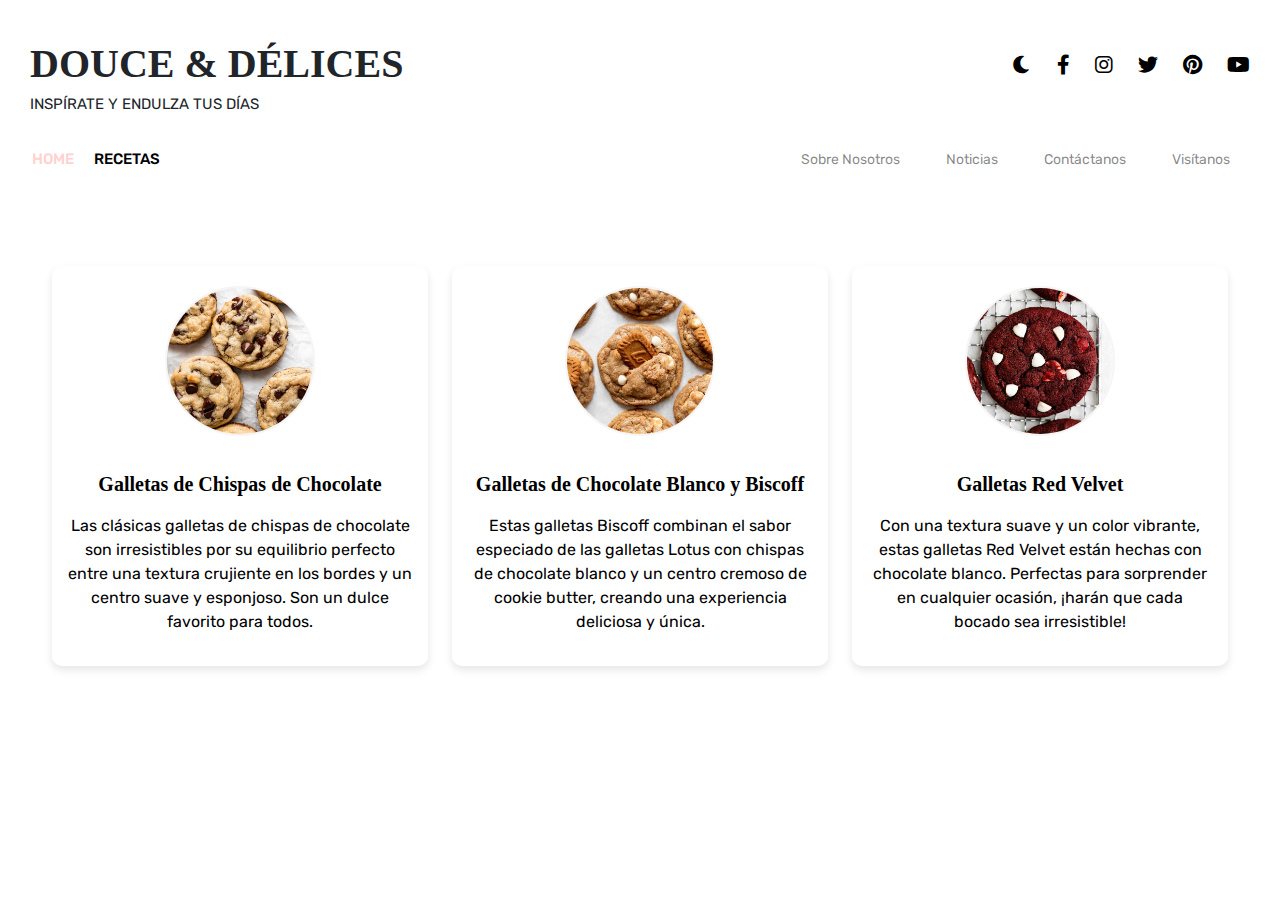
<file: galletas.html>
<!DOCTYPE html>
<html lang="en">
<head>
    <meta charset="UTF-8">
    <meta name="viewport" content="width=device-width, initial-scale=1.0">
    <meta name="description" content="Página de recetas">
    <meta name="keywords" content="postres, recetas, pastelería, galletas, bizcochos, muffins, pasteles">
    <meta name="author" content="Andrea Masini">
    <title>Galletas</title>
    <link rel="icon" href="images/logo2.png">
    <link href="https://cdn.jsdelivr.net/npm/bootstrap@5.3.3/dist/css/bootstrap.min.css" rel="stylesheet" integrity="sha384-QWTKZyjpPEjISv5WaRU9OFeRpok6YctnYmDr5pNlyT2bRjXh0JMhjY6hW+ALEwIH" crossorigin="anonymous">
    <link rel="stylesheet" href="estilos.css">
    <link rel="preconnect" href="https://fonts.googleapis.com">
    <link rel="preconnect" href="https://fonts.gstatic.com" crossorigin>
    <link href="https://fonts.googleapis.com/css2?family=Rubik:wght@400;500;700&display=swap" rel="stylesheet">
    <link rel="stylesheet" href="https://cdnjs.cloudflare.com/ajax/libs/font-awesome/6.0.0-beta3/css/all.min.css">

  </head>
<body>

  <div class="header-container">
    <div class="text-container">
      <h1 class="titulo">DOUCE & DÉLICES</h1>
      <p class="frase">INSPÍRATE Y ENDULZA TUS DÍAS</p>
    </div>
    <div class="social-icons">
      <div class="social-icons">
        <a href="#" id="dark-mode-toggle"><i class="fas fa-moon"></i></a>
        <a href="https://facebook.com" target="_blank"><i class="fab fa-facebook-f"></i></a>
        <a href="https://instagram.com" target="_blank"><i class="fab fa-instagram"></i></a>
        <a href="https://twitter.com" target="_blank"><i class="fab fa-twitter"></i></a>
        <a href="https://pinterest.com" target="_blank"><i class="fab fa-pinterest"></i></a>
        <a href="https://youtube.com" target="_blank"><i class="fab fa-youtube"></i></a>
      </div>
    </div>
  </div>


<nav class="navbar navbar-expand-lg fixed-top">
    <div class="container-fluid">
        <button class="navbar-toggler" type="button" data-bs-toggle="collapse" data-bs-target="#navbarNavAltMarkup" aria-controls="navbarNavAltMarkup" aria-expanded="false" aria-label="Toggle navigation">
            <span class="navbar-toggler-icon"></span>
        </button>
        <div class="collapse navbar-collapse" id="navbarNavAltMarkup">
            <div class="navbar-nav me-auto">
                <a class="nav-link active" aria-current="" href="index.html">HOME</a>
                <a class="nav-link" href="index.html#recetas">RECETAS</a>
            </div>
            <div class="navbar-nav ms-auto">
              <a class="nav-link" href="index.html#sobre-nosotros">Sobre Nosotros</a>
              <a class="nav-link" href="index.html#noticias">Noticias</a>
              <a class="nav-link" href="index.html#contactanos_visitanos">Contáctanos</a>
              <a class="nav-link" href="index.html#contactanos_visitanos">Visítanos</a>
            </div>
        </div>
    </div>
</nav>

<div class="container py-5">
    <div class="row justify-content-center">
      <div class="col-md-4 mb-4">
        <a href="chocolate_chips.html">
        <div class="card text-center">
          <img src="images/chocolate_cookies.jpg" class="card-img-top circle-img" alt="Chocolate Chips">
          <div class="card-body">
            <h5 class="card-title">Galletas de Chispas de Chocolate</h5>
            <p>Las clásicas galletas de chispas de chocolate son irresistibles por su equilibrio perfecto entre una textura crujiente en los bordes y un centro suave y esponjoso. Son un dulce favorito para todos.</p>
          </div>
        </div>
        </a>
      </div>
      <div class="col-md-4 mb-4">
        <a href="biscoff.html"> 
        <div class="card text-center">
          <img src="images/biscoff.jpg" class="card-img-top circle-img" alt="Biscoff">
          <div class="card-body">
            <h5 class="card-title">Galletas de Chocolate Blanco y Biscoff</h5>
            <p>Estas galletas Biscoff combinan el sabor especiado de las galletas Lotus con chispas de chocolate blanco y un centro cremoso de cookie butter, creando una experiencia deliciosa y única.</p>
          </div>
        </div>
        </a>
      </div>
      <div class="col-md-4 mb-4">
        <a href="red_velvet.html"> 
        <div class="card text-center">
          <img src="images/redvelvet2.jpg" class="card-img-top circle-img" alt="Red Velvet">
          <div class="card-body">
            <h5 class="card-title">Galletas Red Velvet</h5>
            <p>Con una textura suave y un color vibrante, estas galletas Red Velvet están hechas con chocolate blanco. Perfectas para sorprender en cualquier ocasión, ¡harán que cada bocado sea irresistible!</p>
          </div>
        </div>
        </a>
      </div>
    </div>
  </div>
  

<script>
  const toggleButton = document.getElementById('dark-mode-toggle');
const body = document.body;

if (localStorage.getItem('dark-mode') === 'enabled') {
    body.classList.add('dark-mode');
}

toggleButton.addEventListener('click', () => {
    body.classList.toggle('dark-mode');
    
    if (body.classList.contains('dark-mode')) {
        localStorage.setItem('dark-mode', 'enabled');
    } else {
        localStorage.setItem('dark-mode', 'disabled');
    }
});
</script>

</body>
</html>
</file>
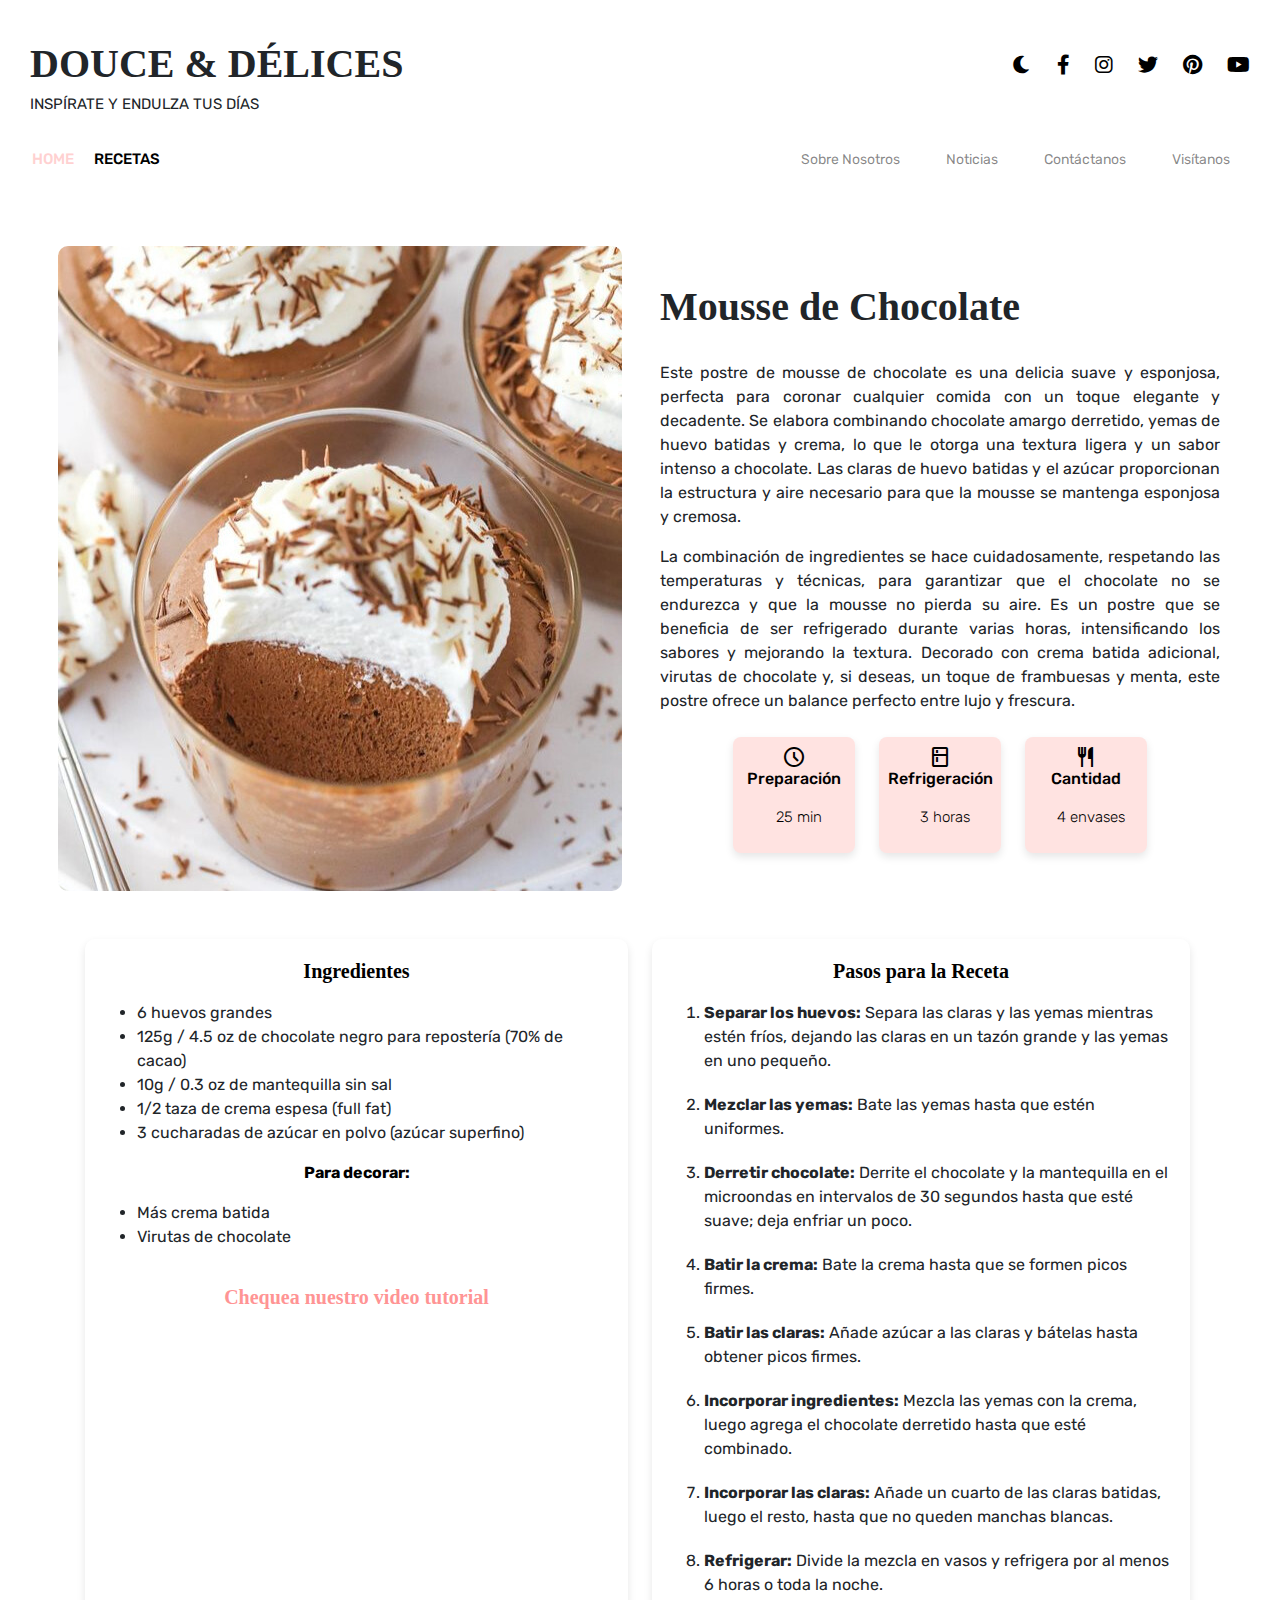
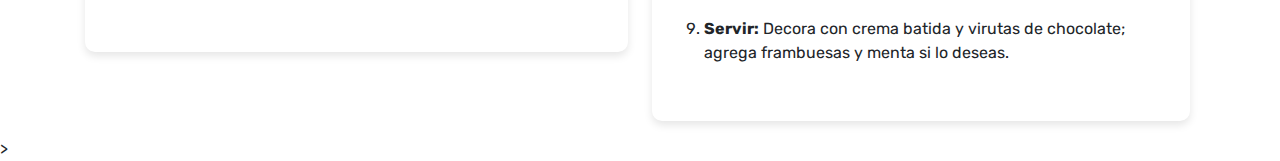
<file: mouse_chocolate.html>
<!DOCTYPE html>
<html lang="en">
<head>
    <meta charset="UTF-8">
    <meta name="viewport" content="width=device-width, initial-scale=1.0">
    <meta name="description" content="Página de recetas">
    <meta name="keywords" content="postres, recetas, pastelería, galletas, bizcochos, muffins, pasteles">
    <meta name="author" content="Andrea Masini">
    <title>Mousse de Chocolate</title>
    <link href="https://cdn.jsdelivr.net/npm/bootstrap@5.3.3/dist/css/bootstrap.min.css" rel="stylesheet" integrity="sha384-QWTKZyjpPEjISv5WaRU9OFeRpok6YctnYmDr5pNlyT2bRjXh0JMhjY6hW+ALEwIH" crossorigin="anonymous">
    <link rel="icon" href="images/logo2.png">
    <link rel="stylesheet" href="estilos.css">
    <link rel="preconnect" href="https://fonts.googleapis.com">
    <link rel="preconnect" href="https://fonts.gstatic.com" crossorigin>
    <link href="https://fonts.googleapis.com/css2?family=Rubik:wght@400;500;700&display=swap" rel="stylesheet">
    <link rel="stylesheet" href="https://fonts.googleapis.com/css2?family=Material+Symbols+Outlined:opsz,wght,FILL,GRAD@20..48,100..700,0..1,-50..200" />
    <link rel="stylesheet" href="https://cdnjs.cloudflare.com/ajax/libs/font-awesome/6.0.0-beta3/css/all.min.css">

</head>
<body>

  <div class="header-container">
    <div class="text-container">
      <h1 class="titulo">DOUCE & DÉLICES</h1>
      <p class="frase">INSPÍRATE Y ENDULZA TUS DÍAS</p>
    </div>
    <div class="social-icons">
      <div class="social-icons">
        <a href="#" id="dark-mode-toggle"><i class="fas fa-moon"></i></a>
        <a href="https://facebook.com" target="_blank" onclick="showAlert(event)"><i class="fab fa-facebook-f"></i></a>
        <a href="https://instagram.com" target="_blank" onclick="showAlert(event)"><i class="fab fa-instagram"></i></a>
        <a href="https://twitter.com" target="_blank" onclick="showAlert(event)"><i class="fab fa-twitter"></i></a>
        <a href="https://pinterest.com" target="_blank" onclick="showAlert(event)"><i class="fab fa-pinterest"></i></a>
        <a href="https://youtube.com" target="_blank" onclick="showAlert(event)"><i class="fab fa-youtube"></i></a>
      </div>
    </div>
  </div>

<nav class="navbar navbar-expand-lg fixed-top">
    <div class="container-fluid">
        <button class="navbar-toggler" type="button" data-bs-toggle="collapse" data-bs-target="#navbarNavAltMarkup" aria-controls="navbarNavAltMarkup" aria-expanded="false" aria-label="Toggle navigation">
            <span class="navbar-toggler-icon"></span>
        </button>
        <div class="collapse navbar-collapse" id="navbarNavAltMarkup">
            <div class="navbar-nav me-auto">
                <a class="nav-link active" aria-current="" href="index.html">HOME</a>
                <a class="nav-link" href="index.html#recetas">RECETAS</a>
            </div>
            <div class="navbar-nav ms-auto">
                <a class="nav-link" href="index.html#sobre-nosotros">Sobre Nosotros</a>
                <a class="nav-link" href="index.html#noticias">Noticias</a>
                <a class="nav-link" href="index.html#contactanos_visitanos">Contáctanos</a>
                <a class="nav-link" href="index.html#contactanos_visitanos">Visítanos</a>
            </div>
        </div>
    </div>
</nav>

<div class="container my-5">
    <div class="row align-items-center mb-4">
        <div class="col-md-6 text-center">
            <img src="images/chocomousse.jpg" alt="Chocolate Mousse" class="chococookie-image">
        </div>
        <div class="col-md-6 recipe-info">
            <h2 class="chocochips-titulo">Mousse de Chocolate</h2>
            <p class="chocochips-desc">
                Este postre de mousse de chocolate es una delicia suave y esponjosa, perfecta para coronar cualquier comida con un toque elegante y decadente. Se elabora combinando chocolate amargo derretido, yemas de huevo batidas y crema, lo que le otorga una textura ligera y un sabor intenso a chocolate. Las claras de huevo batidas y el azúcar proporcionan la estructura y aire necesario para que la mousse se mantenga esponjosa y cremosa.
            </p>
            <p class="chocochips-desc">
                La combinación de ingredientes se hace cuidadosamente, respetando las temperaturas y técnicas, para garantizar que el chocolate no se endurezca y que la mousse no pierda su aire. Es un postre que se beneficia de ser refrigerado durante varias horas, intensificando los sabores y mejorando la textura. Decorado con crema batida adicional, virutas de chocolate y, si deseas, un toque de frambuesas y menta, este postre ofrece un balance perfecto entre lujo y frescura.
            </p>
            <div class="row mt-4 justify-content-center">
                <div class="col-3">
                    <div class="card chococookies-card text-center p-2">
                        <span class="material-symbols-outlined">schedule</span>
                        <h6 class="detalles">Preparación</h6>
                        <p class="min">25 min</p>
                    </div>
                </div>
                <div class="col-3">
                    <div class="card chococookies-card text-center p-2">
                        <span class="material-symbols-outlined">kitchen</span>
                        <h6 class="detalles">Refrigeración</h6>
                        <p class="min">3 horas</p>
                    </div>
                </div>
                <div class="col-3">
                    <div class="card chococookies-card text-center p-2">
                        <span class="material-symbols-outlined">restaurant</span>
                        <h6 class="detalles">Cantidad</h6>
                        <p class="min">4 envases</p>
                    </div>
                </div>
            </div>
        </div>
    </div>
</div>

<div class="row">
    <div class="col-md-6 mb-3">
        <div class="card chococookies-ingredientes"> 
            <div class="card-body">
                <h5 class="card-title">Ingredientes</h5>
                <ul>
                    <li>6 huevos grandes </li>
                    <li>125g / 4.5 oz de chocolate negro para repostería (70% de cacao)</li>
                    <li>10g / 0.3 oz de mantequilla sin sal</li>
                    <li>1/2 taza de crema espesa (full fat)</li>
                    <li>3 cucharadas de azúcar en polvo (azúcar superfino)</li>
                </ul>
                <p><strong>Para decorar:</strong></p>
                <ul>
                    <li>Más crema batida</li>
                    <li>Virutas de chocolate</li>
                </ul>
                <h6 class="check">Chequea nuestro video tutorial</h6>
                <iframe width="500" height="268" src="https://www.youtube.com/embed/G8LsRmap16c?si=R4-YyWlC9C0x1HWb" title="YouTube video player" frameborder="0" allow="accelerometer; autoplay; clipboard-write; encrypted-media; gyroscope; picture-in-picture; web-share" referrerpolicy="strict-origin-when-cross-origin" allowfullscreen></iframe>            </div>
        </div>
    </div>
    
    <div class="col-md-6 mb-3">
        <div class="card chococookies-procedimiento">
            <div class="card-body">
                <h5 class="card-title">Pasos para la Receta</h5>
                <ol>
                    <li><strong>Separar los huevos:</strong> Separa las claras y las yemas mientras estén fríos, dejando las claras en un tazón grande y las yemas en uno pequeño.</li>
                    <li><strong>Mezclar las yemas:</strong> Bate las yemas hasta que estén uniformes.</li>
                    <li><strong>Derretir chocolate:</strong> Derrite el chocolate y la mantequilla en el microondas en intervalos de 30 segundos hasta que esté suave; deja enfriar un poco.</li>
                    <li><strong>Batir la crema:</strong> Bate la crema hasta que se formen picos firmes.</li>
                    <li><strong>Batir las claras:</strong> Añade azúcar a las claras y bátelas hasta obtener picos firmes.</li>
                    <li><strong>Incorporar ingredientes:</strong> Mezcla las yemas con la crema, luego agrega el chocolate derretido hasta que esté combinado.</li>
                    <li><strong>Incorporar las claras:</strong> Añade un cuarto de las claras batidas, luego el resto, hasta que no queden manchas blancas.</li>
                    <li><strong>Refrigerar:</strong> Divide la mezcla en vasos y refrigera por al menos 6 horas o toda la noche.</li>
                    <li><strong>Servir:</strong> Decora con crema batida y virutas de chocolate; agrega frambuesas y menta si lo deseas.</li>
                </ol>
            </div>
        </div>
    </div>
</div>

<script>
    const toggleButton = document.getElementById('dark-mode-toggle');
  const body = document.body;
  
  if (localStorage.getItem('dark-mode') === 'enabled') {
      body.classList.add('dark-mode');
  }
  
  toggleButton.addEventListener('click', () => {
      body.classList.toggle('dark-mode');
      
      if (body.classList.contains('dark-mode')) {
          localStorage.setItem('dark-mode', 'enabled');
      } else {
          localStorage.setItem('dark-mode', 'disabled');
      }
  });
  </script>>
</body>
</html>
</file>
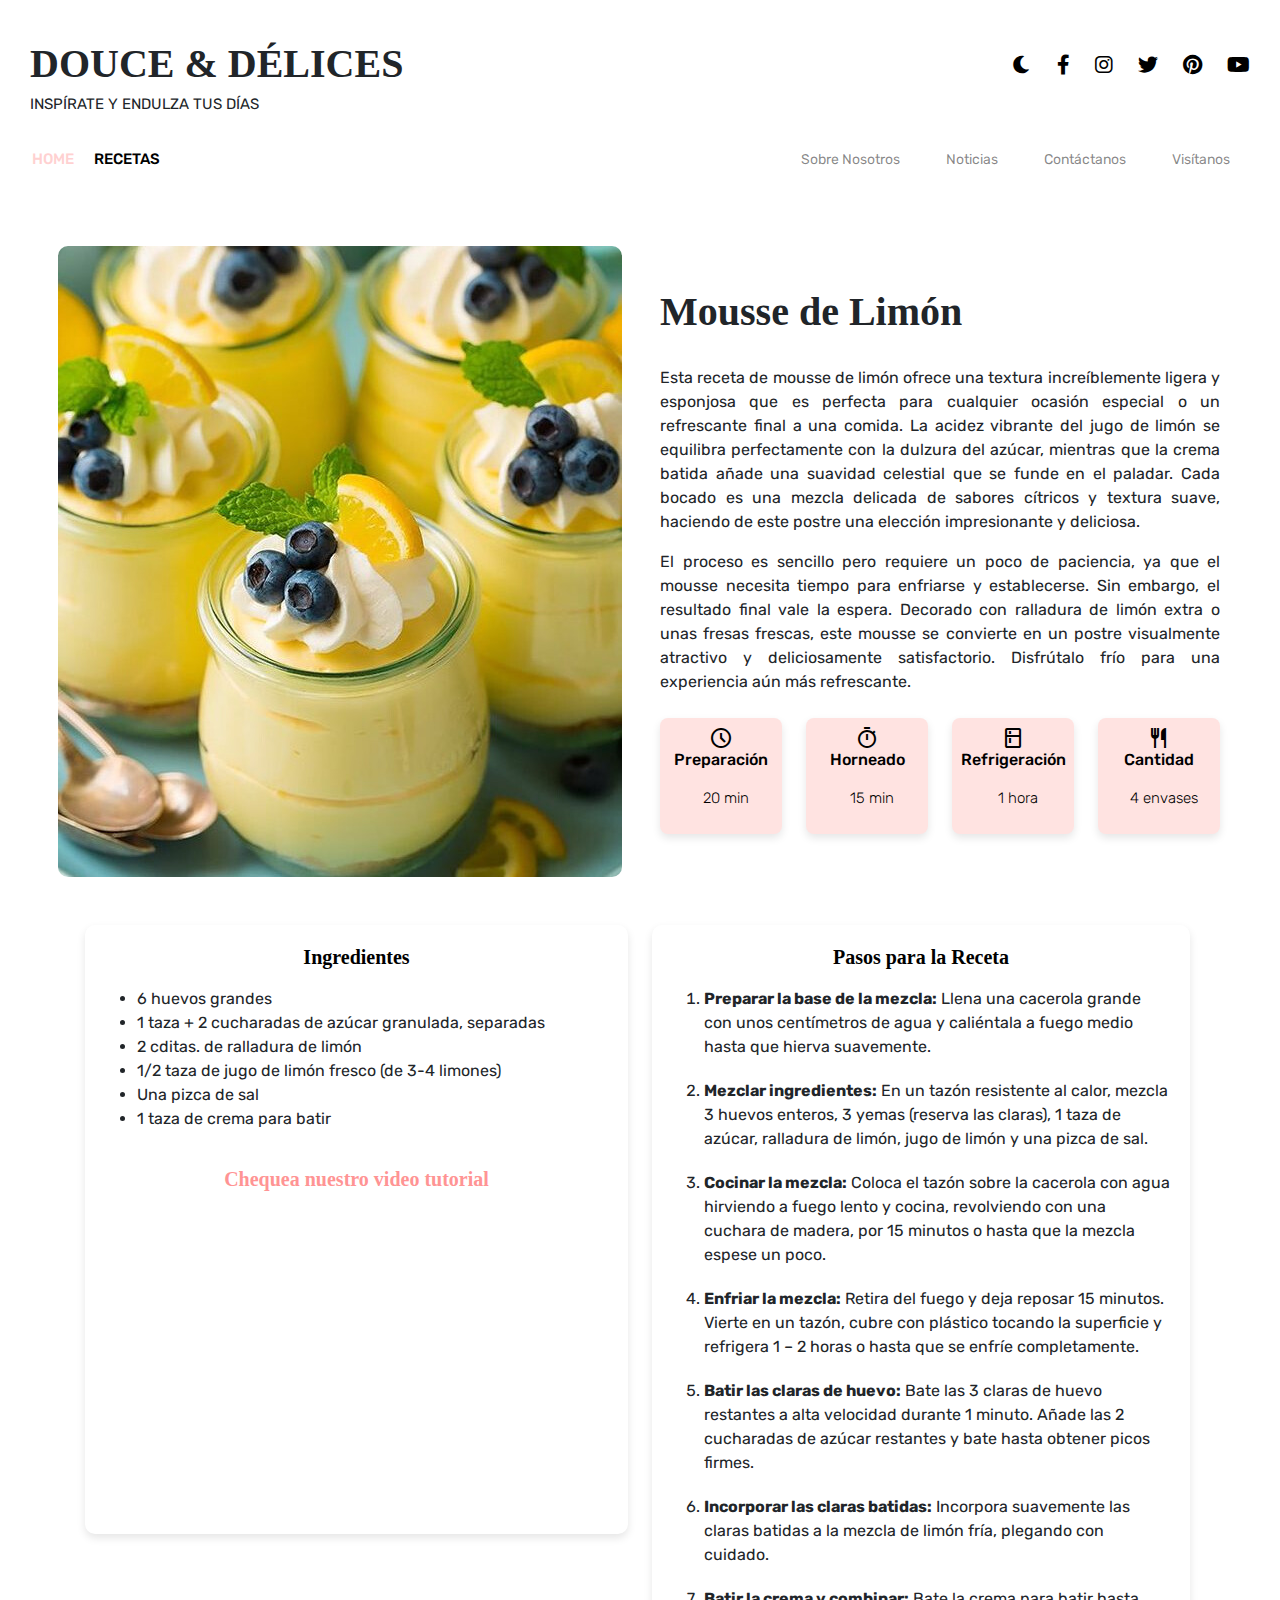
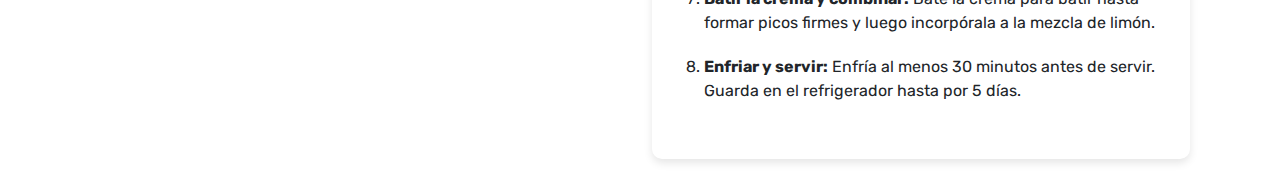
<file: mousse_limon.html>
<!DOCTYPE html>
<html lang="en">
<head>
    <meta charset="UTF-8">
    <meta name="viewport" content="width=device-width, initial-scale=1.0">
    <meta name="description" content="Página de recetas">
    <meta name="keywords" content="postres, recetas, pastelería, galletas, bizcochos, muffins, pasteles">
    <meta name="author" content="Andrea Masini">
    <title>Mousse de Limón</title>
    <link href="https://cdn.jsdelivr.net/npm/bootstrap@5.3.3/dist/css/bootstrap.min.css" rel="stylesheet" integrity="sha384-QWTKZyjpPEjISv5WaRU9OFeRpok6YctnYmDr5pNlyT2bRjXh0JMhjY6hW+ALEwIH" crossorigin="anonymous">
    <link rel="icon" href="images/logo2.png">
    <link rel="stylesheet" href="estilos.css">
    <link rel="preconnect" href="https://fonts.googleapis.com">
    <link rel="preconnect" href="https://fonts.gstatic.com" crossorigin>
    <link href="https://fonts.googleapis.com/css2?family=Rubik:wght@400;500;700&display=swap" rel="stylesheet">
    <link rel="stylesheet" href="https://fonts.googleapis.com/css2?family=Material+Symbols+Outlined:opsz,wght,FILL,GRAD@20..48,100..700,0..1,-50..200" />
    <link rel="stylesheet" href="https://cdnjs.cloudflare.com/ajax/libs/font-awesome/6.0.0-beta3/css/all.min.css">

</head>
<body>


  <div class="header-container">
    <div class="text-container">
      <h1 class="titulo">DOUCE & DÉLICES</h1>
      <p class="frase">INSPÍRATE Y ENDULZA TUS DÍAS</p>
    </div>
    <div class="social-icons">
      <div class="social-icons">
        <a href="#" id="dark-mode-toggle"><i class="fas fa-moon"></i></a>
        <a href="https://facebook.com" target="_blank"><i class="fab fa-facebook-f"></i></a>
        <a href="https://instagram.com" target="_blank"><i class="fab fa-instagram"></i></a>
        <a href="https://twitter.com" target="_blank"><i class="fab fa-twitter"></i></a>
        <a href="https://pinterest.com" target="_blank"><i class="fab fa-pinterest"></i></a>
        <a href="https://youtube.com" target="_blank"><i class="fab fa-youtube"></i></a>
      </div>
    </div>
  </div>

<nav class="navbar navbar-expand-lg fixed-top">
    <div class="container-fluid">
        <button class="navbar-toggler" type="button" data-bs-toggle="collapse" data-bs-target="#navbarNavAltMarkup" aria-controls="navbarNavAltMarkup" aria-expanded="false" aria-label="Toggle navigation">
            <span class="navbar-toggler-icon"></span>
        </button>
        <div class="collapse navbar-collapse" id="navbarNavAltMarkup">
            <div class="navbar-nav me-auto">
                <a class="nav-link active" aria-current="" href="index.html">HOME</a>
                <a class="nav-link" href="index.html#recetas">RECETAS</a>
            </div>
            <div class="navbar-nav ms-auto">
                <a class="nav-link" href="index.html#sobre-nosotros">Sobre Nosotros</a>
                <a class="nav-link" href="index.html#noticias">Noticias</a>
                <a class="nav-link" href="index.html#contactanos_visitanos">Contáctanos</a>
                <a class="nav-link" href="index.html#contactanos_visitanos">Visítanos</a>
            </div>
        </div>
    </div>
</nav>

<div class="container my-5">
    <div class="row align-items-center mb-4">
        <div class="col-md-6 text-center">
            <img src="images/mousselimon.jpg" alt="Limon Mousse" class="chococookie-image">
        </div>
        <div class="col-md-6 recipe-info">
            <h2 class="chocochips-titulo">Mousse de Limón</h2>
            <p class="chocochips-desc">
                Esta receta de mousse de limón ofrece una textura increíblemente ligera y esponjosa que es perfecta para cualquier ocasión especial o un refrescante final a una comida. La acidez vibrante del jugo de limón se equilibra perfectamente con la dulzura del azúcar, mientras que la crema batida añade una suavidad celestial que se funde en el paladar. Cada bocado es una mezcla delicada de sabores cítricos y textura suave, haciendo de este postre una elección impresionante y deliciosa.
            </p>
            <p class="chocochips-desc">
                El proceso es sencillo pero requiere un poco de paciencia, ya que el mousse necesita tiempo para enfriarse y establecerse. Sin embargo, el resultado final vale la espera. Decorado con ralladura de limón extra o unas fresas frescas, este mousse se convierte en un postre visualmente atractivo y deliciosamente satisfactorio. Disfrútalo frío para una experiencia aún más refrescante.
            </p>
            <div class="row mt-4 justify-content-center">
                <div class="col-3">
                    <div class="card chococookies-card text-center p-2">
                        <span class="material-symbols-outlined">schedule</span>
                        <h6 class="detalles">Preparación</h6>
                        <p class="min">20 min</p>
                    </div>
                </div>
            
                <div class="col-3">
                    <div class="card chococookies-card text-center p-2">
                        <span class="material-symbols-outlined">timer</span>
                        <h6 class="detalles">Horneado</h6>
                        <p class="min">15 min</p>
                    </div>
                </div>
                <div class="col-3">
                    <div class="card chococookies-card text-center p-2">
                        <span class="material-symbols-outlined">kitchen</span>
                        <h6 class="detalles">Refrigeración</h6>
                        <p class="min">1 hora</p>
                    </div>
                </div>
                <div class="col-3">
                    <div class="card chococookies-card text-center p-2">
                        <span class="material-symbols-outlined">restaurant</span>
                        <h6 class="detalles">Cantidad</h6>
                        <p class="min">4 envases</p>
                    </div>
                </div>
            </div>
        </div>
    </div>
</div>

<div class="row">
    <div class="col-md-6 mb-3">
        <div class="card chococookies-ingredientes"> 
            <div class="card-body">
                <h5 class="card-title">Ingredientes</h5>
                <ul>
                    <li>6 huevos grandes</li>
                    <li>1 taza + 2 cucharadas de azúcar granulada, separadas</li>
                    <li>2 cditas. de ralladura de limón</li>
                    <li>1/2 taza de jugo de limón fresco (de 3-4 limones)</li>
                    <li>Una pizca de sal</li>
                    <li>1 taza de crema para batir</li>
                </ul>
                
                <h6 class="check">Chequea nuestro video tutorial</h6>
                <iframe width="500" height="268" src="https://www.youtube.com/embed/qoZ5DuYLy4M?si=QvyY6BCoYTDvWuJv" title="YouTube video player" frameborder="0" allow="accelerometer; autoplay; clipboard-write; encrypted-media; gyroscope; picture-in-picture; web-share" referrerpolicy="strict-origin-when-cross-origin" allowfullscreen></iframe>            </div>
        </div>
    </div>
    <div class="col-md-6 mb-3">
        <div class="card chococookies-procedimiento">
            <div class="card-body">
                <h5 class="card-title">Pasos para la Receta</h5>
                <ol>
                    <li><strong>Preparar la base de la mezcla:</strong> Llena una cacerola grande con unos centímetros de agua y caliéntala a fuego medio hasta que hierva suavemente.</li>
                    <li><strong>Mezclar ingredientes:</strong> En un tazón resistente al calor, mezcla 3 huevos enteros, 3 yemas (reserva las claras), 1 taza de azúcar, ralladura de limón, jugo de limón y una pizca de sal.</li>
                    <li><strong>Cocinar la mezcla:</strong> Coloca el tazón sobre la cacerola con agua hirviendo a fuego lento y cocina, revolviendo con una cuchara de madera, por 15 minutos o hasta que la mezcla espese un poco.</li>
                    <li><strong>Enfriar la mezcla:</strong> Retira del fuego y deja reposar 15 minutos. Vierte en un tazón, cubre con plástico tocando la superficie y refrigera 1 – 2 horas o hasta que se enfríe completamente.</li>
                    <li><strong>Batir las claras de huevo:</strong> Bate las 3 claras de huevo restantes a alta velocidad durante 1 minuto. Añade las 2 cucharadas de azúcar restantes y bate hasta obtener picos firmes.</li>
                    <li><strong>Incorporar las claras batidas:</strong> Incorpora suavemente las claras batidas a la mezcla de limón fría, plegando con cuidado.</li>
                    <li><strong>Batir la crema y combinar:</strong> Bate la crema para batir hasta formar picos firmes y luego incorpórala a la mezcla de limón.</li>
                    <li><strong>Enfriar y servir:</strong> Enfría al menos 30 minutos antes de servir. Guarda en el refrigerador hasta por 5 días.</li>

                </ol>
            </div>
        </div>
    </div>
</div>

<script>
    const toggleButton = document.getElementById('dark-mode-toggle');
  const body = document.body;
  
  if (localStorage.getItem('dark-mode') === 'enabled') {
      body.classList.add('dark-mode');
  }
  
  toggleButton.addEventListener('click', () => {
      body.classList.toggle('dark-mode');
      
      if (body.classList.contains('dark-mode')) {
          localStorage.setItem('dark-mode', 'enabled');
      } else {
          localStorage.setItem('dark-mode', 'disabled');
      }
  });
  </script>
</body>
</html>
</file>
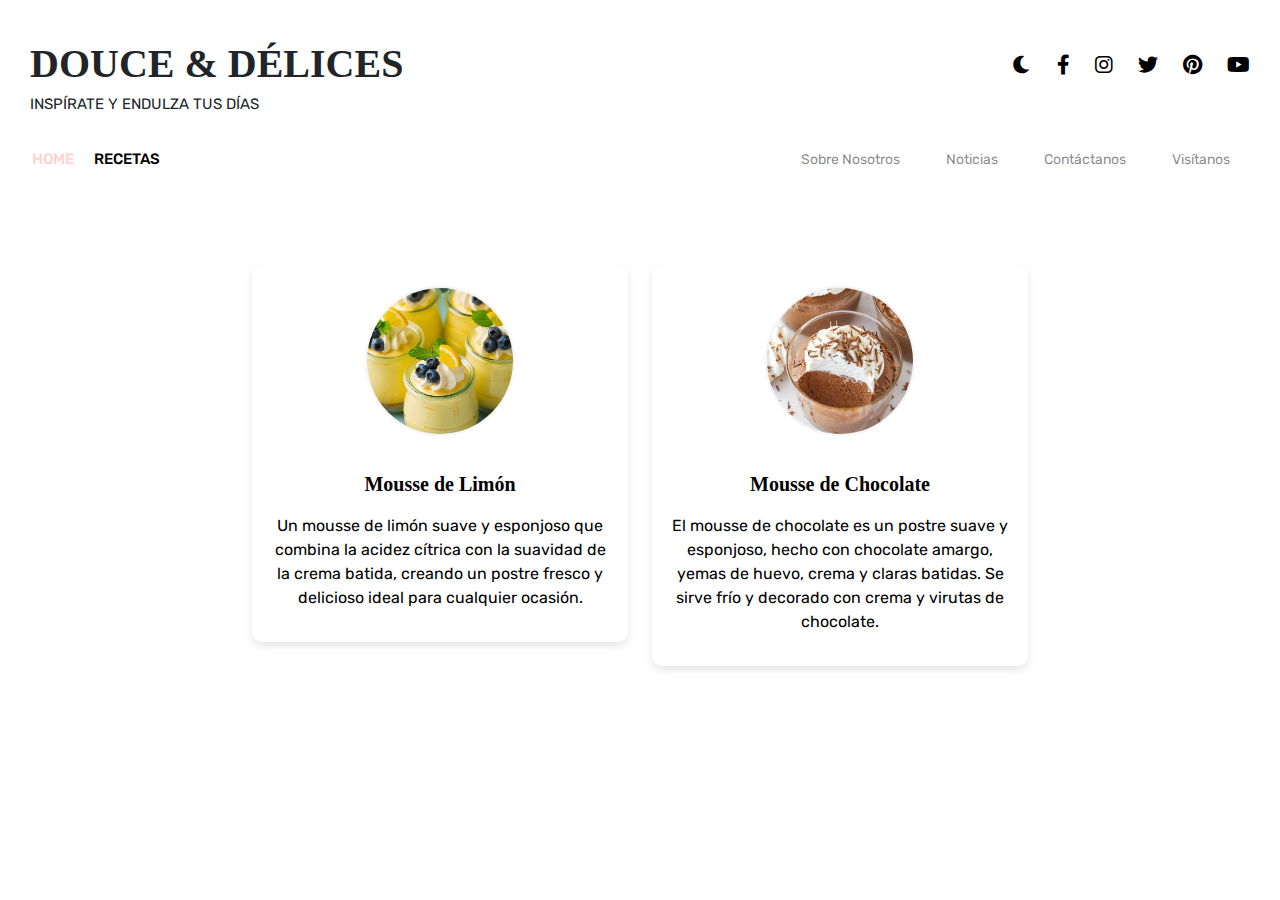
<file: mousses.html>
<!DOCTYPE html>
<html lang="en">
<head>
    <meta charset="UTF-8">
    <meta name="viewport" content="width=device-width, initial-scale=1.0">
    <meta name="description" content="Página de recetas">
    <meta name="keywords" content="postres, recetas, pastelería, galletas, bizcochos, muffins, pasteles">
    <meta name="author" content="Andrea Masini">
    <title>Mousses</title>
    <link href="https://cdn.jsdelivr.net/npm/bootstrap@5.3.3/dist/css/bootstrap.min.css" rel="stylesheet" integrity="sha384-QWTKZyjpPEjISv5WaRU9OFeRpok6YctnYmDr5pNlyT2bRjXh0JMhjY6hW+ALEwIH" crossorigin="anonymous">
    <link rel="icon" href="images/logo2.png">
    <link rel="stylesheet" href="estilos.css">
    <link rel="preconnect" href="https://fonts.googleapis.com">
    <link rel="preconnect" href="https://fonts.gstatic.com" crossorigin>
    <link href="https://fonts.googleapis.com/css2?family=Rubik:wght@400;500;700&display=swap" rel="stylesheet">
    <link rel="stylesheet" href="https://cdnjs.cloudflare.com/ajax/libs/font-awesome/6.0.0-beta3/css/all.min.css">

  </head>
<body>

  <div class="header-container">
    <div class="text-container">
      <h1 class="titulo">DOUCE & DÉLICES</h1>
      <p class="frase">INSPÍRATE Y ENDULZA TUS DÍAS</p>
    </div>
    <div class="social-icons">
      <div class="social-icons">
        <a href="#" id="dark-mode-toggle"><i class="fas fa-moon"></i></a>
        <a href="https://facebook.com" target="_blank" onclick="showAlert(event)"><i class="fab fa-facebook-f"></i></a>
        <a href="https://instagram.com" target="_blank" onclick="showAlert(event)"><i class="fab fa-instagram"></i></a>
        <a href="https://twitter.com" target="_blank" onclick="showAlert(event)"><i class="fab fa-twitter"></i></a>
        <a href="https://pinterest.com" target="_blank" onclick="showAlert(event)"><i class="fab fa-pinterest"></i></a>
        <a href="https://youtube.com" target="_blank" onclick="showAlert(event)"><i class="fab fa-youtube"></i></a>
      </div>
    </div>
  </div>

<nav class="navbar navbar-expand-lg fixed-top">
    <div class="container-fluid">
        <button class="navbar-toggler" type="button" data-bs-toggle="collapse" data-bs-target="#navbarNavAltMarkup" aria-controls="navbarNavAltMarkup" aria-expanded="false" aria-label="Toggle navigation">
            <span class="navbar-toggler-icon"></span>
        </button>
        <div class="collapse navbar-collapse" id="navbarNavAltMarkup">
            <div class="navbar-nav me-auto">
                <a class="nav-link active" aria-current="" href="index.html">HOME</a>
                <a class="nav-link" href="index.html#recetas">RECETAS</a>
            </div>
            <div class="navbar-nav ms-auto">
              <a class="nav-link" href="index.html#sobre-nosotros">Sobre Nosotros</a>
              <a class="nav-link" href="index.html#noticias">Noticias</a>
              <a class="nav-link" href="index.html#contactanos_visitanos">Contáctanos</a>
              <a class="nav-link" href="index.html#contactanos_visitanos">Visítanos</a>
            </div>
        </div>
    </div>
</nav>

<div class="container py-5">
    <div class="row justify-content-center">
      <div class="col-md-4 mb-4">
        <a href="mousse_limon.html">
        <div class="card text-center">
          <img src="images/mousse.jpg" class="card-img-top circle-img" alt="Mousse Limon">
          <div class="card-body">
            <h5 class="card-title">Mousse de Limón</h5>
            <p> Un mousse de limón suave y esponjoso que combina la acidez cítrica con la suavidad de la crema batida, creando un postre fresco y delicioso ideal para cualquier ocasión.
            </p>
          </div>
        </div>
        </a>
      </div>
      <div class="col-md-4 mb-4">
        <a href="mouse_chocolate.html">
        <div class="card text-center">
          <img src="images/chocolate_mousse.jpg" class="card-img-top circle-img" alt="Chocolte Mousse">
          <div class="card-body">
            <h5 class="card-title">Mousse de Chocolate</h5>
            <p>El mousse de chocolate es un postre suave y esponjoso, hecho con chocolate amargo, yemas de huevo, crema y claras batidas. Se sirve frío y decorado con crema y virutas de chocolate.
            </p>
          </div>
        </div>
        </a>
      </div>
      
    </div>
  </div>
  

  <script>
    const toggleButton = document.getElementById('dark-mode-toggle');
  const body = document.body;
  
  if (localStorage.getItem('dark-mode') === 'enabled') {
      body.classList.add('dark-mode');
  }
  
  toggleButton.addEventListener('click', () => {
      body.classList.toggle('dark-mode');
      
      if (body.classList.contains('dark-mode')) {
          localStorage.setItem('dark-mode', 'enabled');
      } else {
          localStorage.setItem('dark-mode', 'disabled');
      }
  });
  </script>
</body>
</html>
</file>
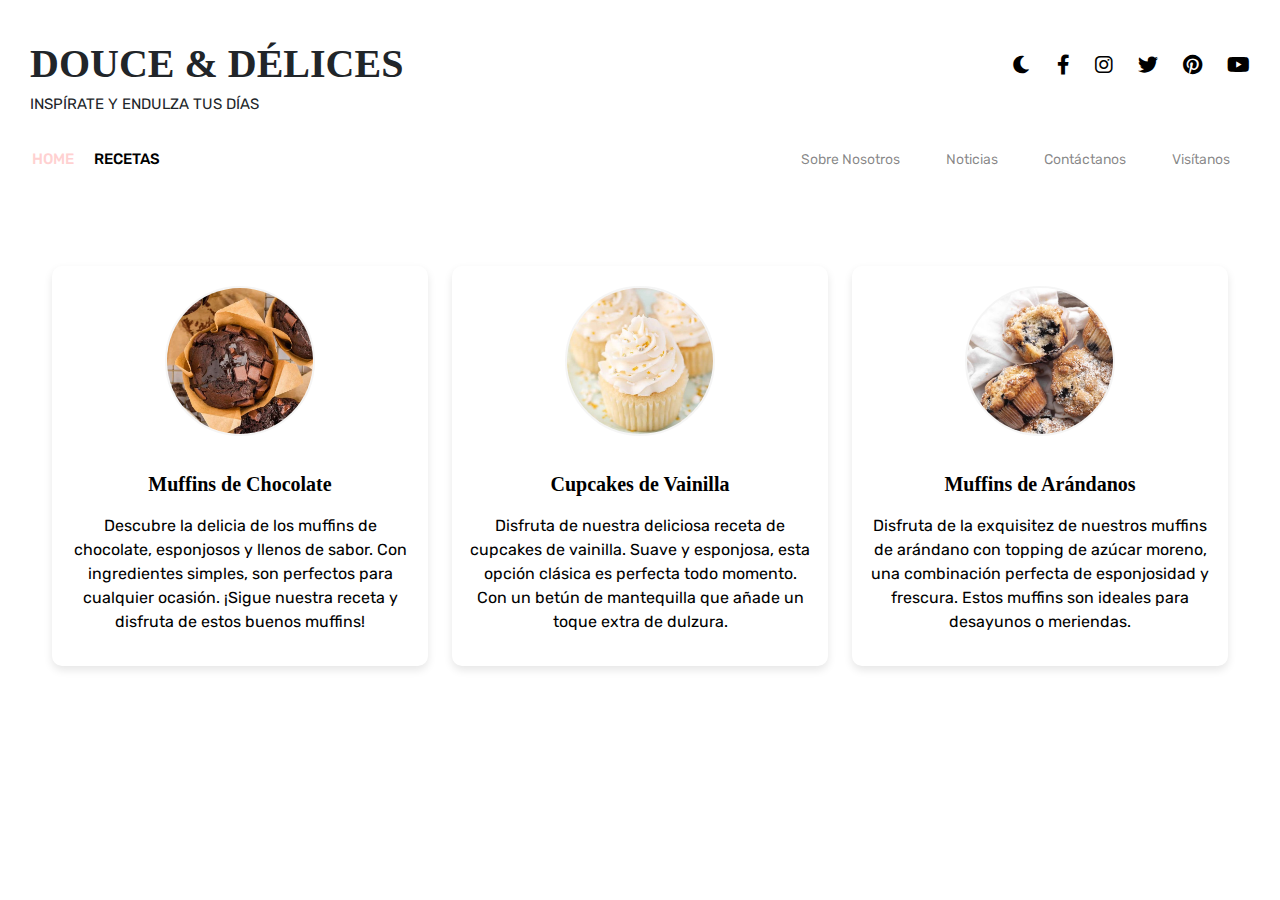
<file: muffins.html>
<!DOCTYPE html>
<html lang="en">
<head>
    <meta charset="UTF-8">
    <meta name="viewport" content="width=device-width, initial-scale=1.0">
    <meta name="description" content="Página de recetas">
    <meta name="keywords" content="postres, recetas, pastelería, galletas, bizcochos, muffins, pasteles">
    <meta name="author" content="Andrea Masini">
    <title>Muffins</title>
    <link href="https://cdn.jsdelivr.net/npm/bootstrap@5.3.3/dist/css/bootstrap.min.css" rel="stylesheet" integrity="sha384-QWTKZyjpPEjISv5WaRU9OFeRpok6YctnYmDr5pNlyT2bRjXh0JMhjY6hW+ALEwIH" crossorigin="anonymous">
    <link rel="icon" href="images/logo2.png">
    <link rel="stylesheet" href="estilos.css">
    <link rel="preconnect" href="https://fonts.googleapis.com">
    <link rel="preconnect" href="https://fonts.gstatic.com" crossorigin>
    <link href="https://fonts.googleapis.com/css2?family=Rubik:wght@400;500;700&display=swap" rel="stylesheet">
    <link rel="stylesheet" href="https://cdnjs.cloudflare.com/ajax/libs/font-awesome/6.0.0-beta3/css/all.min.css">

  </head>
<body>

  <div class="header-container">
    <div class="text-container">
      <h1 class="titulo">DOUCE & DÉLICES</h1>
      <p class="frase">INSPÍRATE Y ENDULZA TUS DÍAS</p>
    </div>
    <div class="social-icons">
      <div class="social-icons">
        <a href="#" id="dark-mode-toggle"><i class="fas fa-moon"></i></a>
        <a href="https://facebook.com" target="_blank" onclick="showAlert(event)"><i class="fab fa-facebook-f"></i></a>
        <a href="https://instagram.com" target="_blank" onclick="showAlert(event)"><i class="fab fa-instagram"></i></a>
        <a href="https://twitter.com" target="_blank" onclick="showAlert(event)"><i class="fab fa-twitter"></i></a>
        <a href="https://pinterest.com" target="_blank" onclick="showAlert(event)"><i class="fab fa-pinterest"></i></a>
        <a href="https://youtube.com" target="_blank" onclick="showAlert(event)"><i class="fab fa-youtube"></i></a>
      </div>
    </div>
  </div>


<nav class="navbar navbar-expand-lg fixed-top">
    <div class="container-fluid">
        <button class="navbar-toggler" type="button" data-bs-toggle="collapse" data-bs-target="#navbarNavAltMarkup" aria-controls="navbarNavAltMarkup" aria-expanded="false" aria-label="Toggle navigation">
            <span class="navbar-toggler-icon"></span>
        </button>
        <div class="collapse navbar-collapse" id="navbarNavAltMarkup">
            <div class="navbar-nav me-auto">
                <a class="nav-link active" aria-current="" href="index.html">HOME</a>
                <a class="nav-link" href="index.html#recetas">RECETAS</a>
            </div>
            <div class="navbar-nav ms-auto">
              <a class="nav-link" href="index.html#sobre-nosotros">Sobre Nosotros</a>
              <a class="nav-link" href="index.html#noticias">Noticias</a>
              <a class="nav-link" href="index.html#contactanos_visitanos">Contáctanos</a>
              <a class="nav-link" href="index.html#contactanos_visitanos">Visítanos</a>
            </div>
        </div>
    </div>
</nav>

<div class="container py-5">
    <div class="row justify-content-center">
      <div class="col-md-4 mb-4">
        <a href="chocolate_muffins.html">
        <div class="card text-center">
          <img src="images/choco_muffins.jpg" class="card-img-top circle-img" alt="Choco Muffins">
          <div class="card-body">
            <h5 class="card-title">Muffins de Chocolate</h5>
            <p>Descubre la delicia de los muffins de chocolate, esponjosos y llenos de sabor. Con ingredientes simples, son perfectos para cualquier ocasión. ¡Sigue nuestra receta y disfruta de estos buenos muffins!
            </p>
          </div>
        </div>
        </a>
      </div>
      <div class="col-md-4 mb-4">
        <a href="vainilla_cupcakes.html">
        <div class="card text-center">
          <img src="images/vainillacupcake.jpg" class="card-img-top circle-img" alt="Cupcake Vainilla">
          <div class="card-body">
            <h5 class="card-title">Cupcakes de Vainilla</h5>
            <p>Disfruta de nuestra deliciosa receta de cupcakes de vainilla. Suave y esponjosa, esta opción clásica es perfecta todo momento. Con un betún de mantequilla que añade un toque extra de dulzura.
            </p>
          </div>
        </div>
        </a>
      </div>
      <div class="col-md-4 mb-4">
        <a href="blueberry_muffins.html">
        <div class="card text-center">
          <img src="images/blueberry.jpg" class="card-img-top circle-img" alt="Blueberry">
          <div class="card-body">
            <h5 class="card-title">Muffins de Arándanos</h5>
            <p>Disfruta de la exquisitez de nuestros muffins de arándano con topping de azúcar moreno, una combinación perfecta de esponjosidad y frescura. Estos muffins son ideales para desayunos o meriendas.</p>
          </div>
        </div>
        </a>
      </div>
    </div>
  </div>
  

  <script>
    const toggleButton = document.getElementById('dark-mode-toggle');
  const body = document.body;
  
  if (localStorage.getItem('dark-mode') === 'enabled') {
      body.classList.add('dark-mode');
  }
  
  toggleButton.addEventListener('click', () => {
      body.classList.toggle('dark-mode');
      
      if (body.classList.contains('dark-mode')) {
          localStorage.setItem('dark-mode', 'enabled');
      } else {
          localStorage.setItem('dark-mode', 'disabled');
      }
  });
  </script>
</body>
</html>
</file>
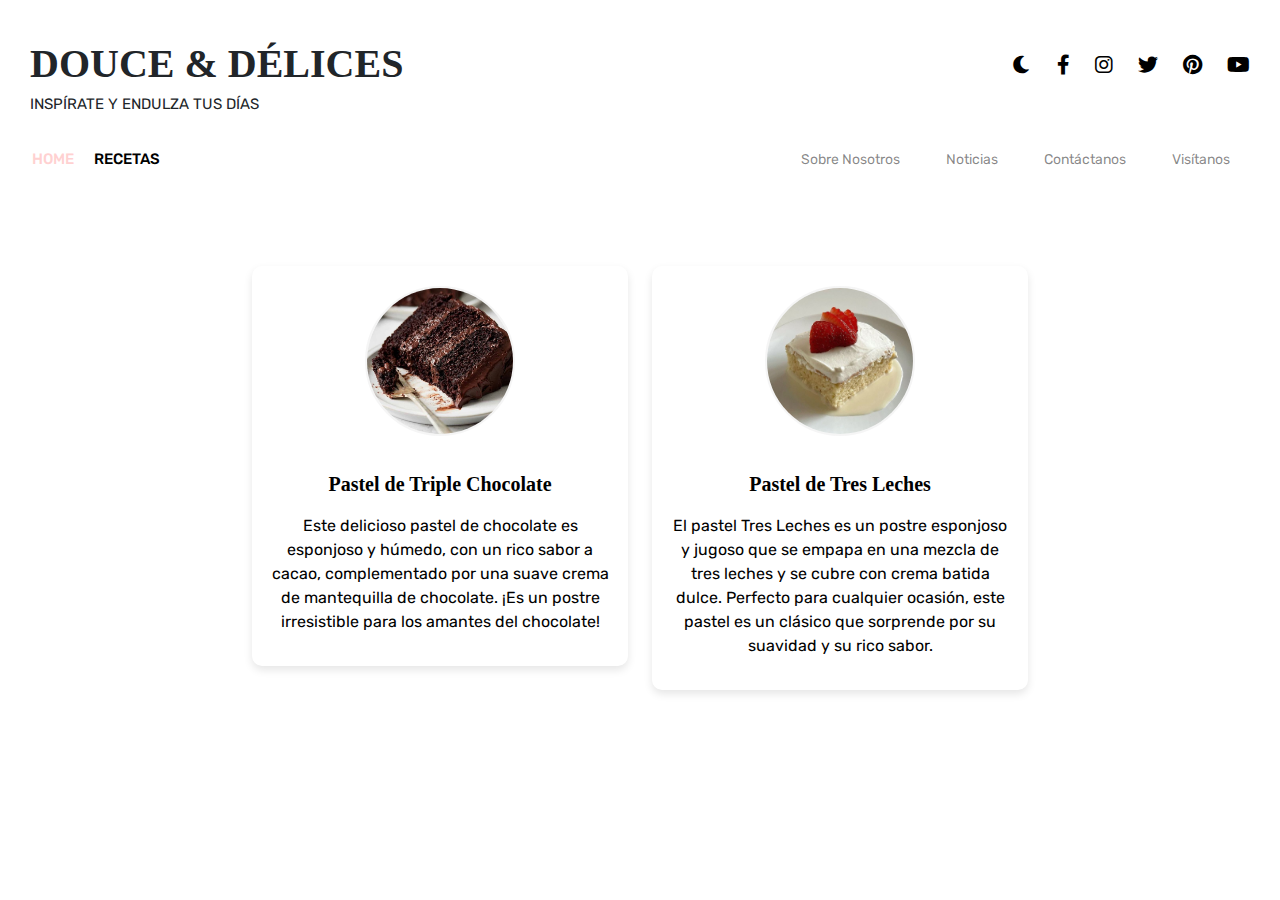
<file: pasteles.html>
<!DOCTYPE html>
<html lang="en">
<head>
    <meta charset="UTF-8">
    <meta name="viewport" content="width=device-width, initial-scale=1.0">
    <meta name="description" content="Página de recetas">
    <meta name="keywords" content="postres, recetas, pastelería, galletas, bizcochos, muffins, pasteles">
    <meta name="author" content="Andrea Masini">
    <title>Pasteles</title>
    <link href="https://cdn.jsdelivr.net/npm/bootstrap@5.3.3/dist/css/bootstrap.min.css" rel="stylesheet" integrity="sha384-QWTKZyjpPEjISv5WaRU9OFeRpok6YctnYmDr5pNlyT2bRjXh0JMhjY6hW+ALEwIH" crossorigin="anonymous">
    <link rel="icon" href="images/logo2.png">
    <link rel="stylesheet" href="estilos.css">
    <link rel="preconnect" href="https://fonts.googleapis.com">
    <link rel="preconnect" href="https://fonts.gstatic.com" crossorigin>
    <link href="https://fonts.googleapis.com/css2?family=Rubik:wght@400;500;700&display=swap" rel="stylesheet">
    <link rel="stylesheet" href="https://cdnjs.cloudflare.com/ajax/libs/font-awesome/6.0.0-beta3/css/all.min.css">

  </head>
<body>

  <div class="header-container">
    <div class="text-container">
      <h1 class="titulo">DOUCE & DÉLICES</h1>
      <p class="frase">INSPÍRATE Y ENDULZA TUS DÍAS</p>
    </div>
    <div class="social-icons">
      <div class="social-icons">
        <a href="#" id="dark-mode-toggle"><i class="fas fa-moon"></i></a>
        <a href="https://facebook.com" target="_blank" onclick="showAlert(event)"><i class="fab fa-facebook-f"></i></a>
        <a href="https://instagram.com" target="_blank" onclick="showAlert(event)"><i class="fab fa-instagram"></i></a>
        <a href="https://twitter.com" target="_blank" onclick="showAlert(event)"><i class="fab fa-twitter"></i></a>
        <a href="https://pinterest.com" target="_blank" onclick="showAlert(event)"><i class="fab fa-pinterest"></i></a>
        <a href="https://youtube.com" target="_blank" onclick="showAlert(event)"><i class="fab fa-youtube"></i></a>
      </div>
    </div>
  </div>


<nav class="navbar navbar-expand-lg fixed-top">
    <div class="container-fluid">
        <button class="navbar-toggler" type="button" data-bs-toggle="collapse" data-bs-target="#navbarNavAltMarkup" aria-controls="navbarNavAltMarkup" aria-expanded="false" aria-label="Toggle navigation">
            <span class="navbar-toggler-icon"></span>
        </button>
        <div class="collapse navbar-collapse" id="navbarNavAltMarkup">
            <div class="navbar-nav me-auto">
                <a class="nav-link active" aria-current="" href="index.html">HOME</a>
                <a class="nav-link" href="index.html#recetas">RECETAS</a>
            </div>
            <div class="navbar-nav ms-auto">
              <a class="nav-link" href="index.html#sobre-nosotros">Sobre Nosotros</a>
              <a class="nav-link" href="index.html#noticias">Noticias</a>
              <a class="nav-link" href="index.html#contactanos_visitanos">Contáctanos</a>
              <a class="nav-link" href="index.html#contactanos_visitanos">Visítanos</a>
            </div>
        </div>
    </div>
</nav>

<div class="container py-5">
    <div class="row justify-content-center">
      <div class="col-md-4 mb-4">
        <a href="chocolate_pastel.html">
        <div class="card text-center">
          <img src="images/chocolate_cake.jpg" class="card-img-top circle-img" alt="Choco Cake">
          <div class="card-body">
            <h5 class="card-title">Pastel de Triple Chocolate</h5>
            <p>Este delicioso pastel de chocolate es esponjoso y húmedo, con un rico sabor a cacao, complementado por una suave crema de mantequilla de chocolate. ¡Es un postre irresistible para los amantes del chocolate!
            </p>
          </div>
        </div>
        </a>
      </div>
      <div class="col-md-4 mb-4">
        <a href="tres_leches_pastel.html">
        <div class="card text-center">
          <img src="images/tres_leches.jpg" class="card-img-top circle-img" alt="Tres Leches">
          <div class="card-body">
            <h5 class="card-title">Pastel de Tres Leches</h5>
            <p>El pastel Tres Leches es un postre esponjoso y jugoso que se empapa en una mezcla de tres leches y se cubre con crema batida dulce. Perfecto para cualquier ocasión, este pastel es un clásico que sorprende por su suavidad y su rico sabor. </p>
          </div>
        </div>
        </a>
      </div>
      
    </div>
  </div>
  

  <script>
    const toggleButton = document.getElementById('dark-mode-toggle');
  const body = document.body;
  
  if (localStorage.getItem('dark-mode') === 'enabled') {
      body.classList.add('dark-mode');
  }
  
  toggleButton.addEventListener('click', () => {
      body.classList.toggle('dark-mode');
      
      if (body.classList.contains('dark-mode')) {
          localStorage.setItem('dark-mode', 'enabled');
      } else {
          localStorage.setItem('dark-mode', 'disabled');
      }
  });
  </script>
</body>
</html>
</file>
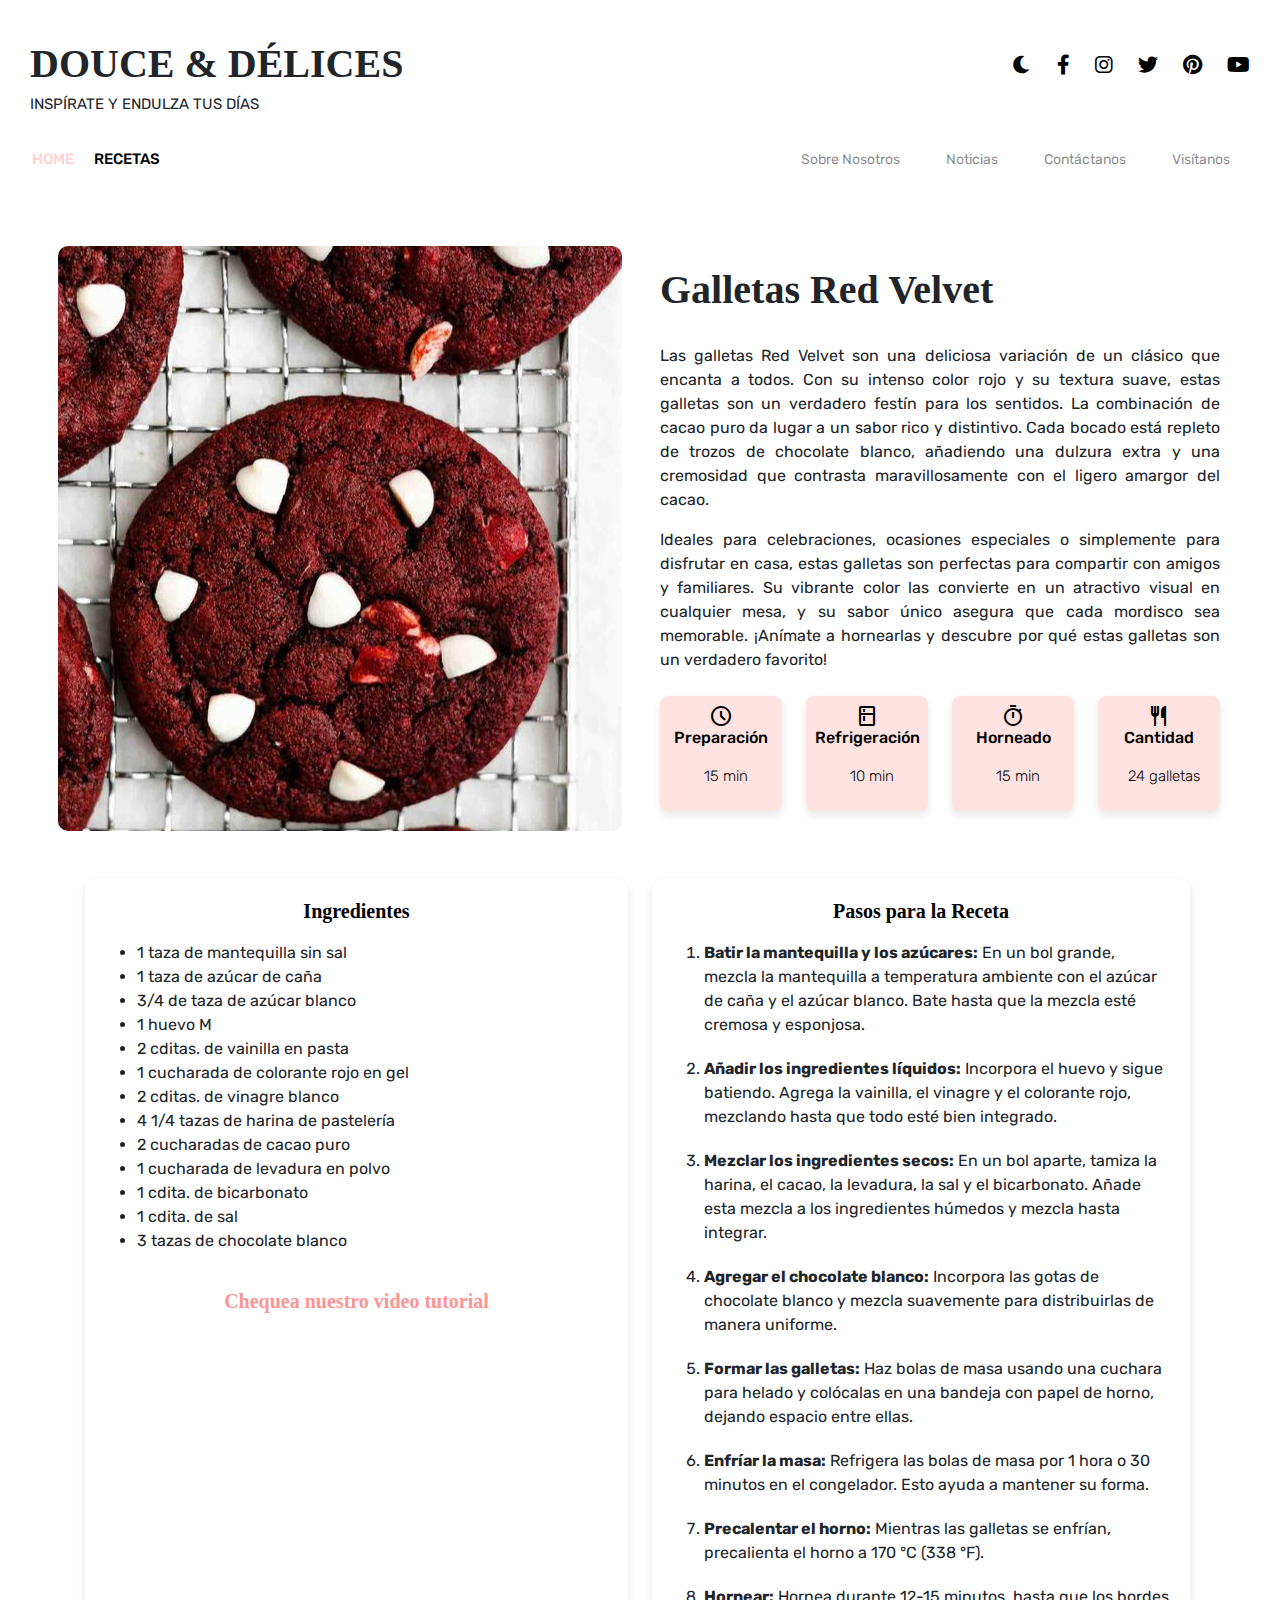
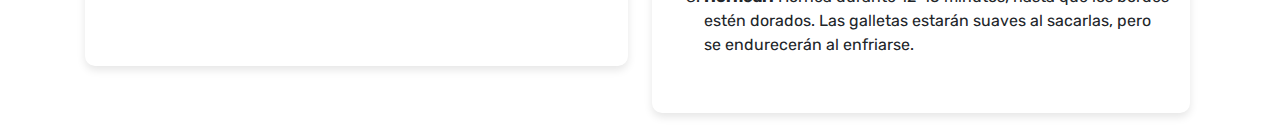
<file: red_velvet.html>
<!DOCTYPE html>
<html lang="en">
<head>
    <meta charset="UTF-8">
    <meta name="viewport" content="width=device-width, initial-scale=1.0">
    <meta name="description" content="Página de recetas">
    <meta name="keywords" content="postres, recetas, pastelería, galletas, bizcochos, muffins, pasteles">
    <meta name="author" content="Andrea Masini">
    <title>Galletas Red Velvet</title>
    <link href="https://cdn.jsdelivr.net/npm/bootstrap@5.3.3/dist/css/bootstrap.min.css" rel="stylesheet" integrity="sha384-QWTKZyjpPEjISv5WaRU9OFeRpok6YctnYmDr5pNlyT2bRjXh0JMhjY6hW+ALEwIH" crossorigin="anonymous">
    <link rel="icon" href="images/logo2.png">
    <link rel="stylesheet" href="estilos.css">
    <link rel="preconnect" href="https://fonts.googleapis.com">
    <link rel="preconnect" href="https://fonts.gstatic.com" crossorigin>
    <link href="https://fonts.googleapis.com/css2?family=Rubik:wght@400;500;700&display=swap" rel="stylesheet">
    <link rel="stylesheet" href="https://fonts.googleapis.com/css2?family=Material+Symbols+Outlined:opsz,wght,FILL,GRAD@20..48,100..700,0..1,-50..200" />
    <link rel="stylesheet" href="https://cdnjs.cloudflare.com/ajax/libs/font-awesome/6.0.0-beta3/css/all.min.css">

</head>
<body>

  <div class="header-container">
    <div class="text-container">
      <h1 class="titulo">DOUCE & DÉLICES</h1>
      <p class="frase">INSPÍRATE Y ENDULZA TUS DÍAS</p>
    </div>
    <div class="social-icons">
      <div class="social-icons">
        <a href="#" id="dark-mode-toggle"><i class="fas fa-moon"></i></a>
        <a href="https://facebook.com" target="_blank" onclick="showAlert(event)"><i class="fab fa-facebook-f"></i></a>
        <a href="https://instagram.com" target="_blank" onclick="showAlert(event)"><i class="fab fa-instagram"></i></a>
        <a href="https://twitter.com" target="_blank" onclick="showAlert(event)"><i class="fab fa-twitter"></i></a>
        <a href="https://pinterest.com" target="_blank" onclick="showAlert(event)"><i class="fab fa-pinterest"></i></a>
        <a href="https://youtube.com" target="_blank" onclick="showAlert(event)"><i class="fab fa-youtube"></i></a>
      </div>
    </div>
  </div>

<nav class="navbar navbar-expand-lg fixed-top">
    <div class="container-fluid">
        <button class="navbar-toggler" type="button" data-bs-toggle="collapse" data-bs-target="#navbarNavAltMarkup" aria-controls="navbarNavAltMarkup" aria-expanded="false" aria-label="Toggle navigation">
            <span class="navbar-toggler-icon"></span>
        </button>
        <div class="collapse navbar-collapse" id="navbarNavAltMarkup">
            <div class="navbar-nav me-auto">
                <a class="nav-link active" aria-current="" href="index.html">HOME</a>
                <a class="nav-link" href="index.html#recetas">RECETAS</a>
            </div>
            <div class="navbar-nav ms-auto">
                <a class="nav-link" href="index.html#sobre-nosotros">Sobre Nosotros</a>
                <a class="nav-link" href="index.html#noticias">Noticias</a>
                <a class="nav-link" href="index.html#contactanos_visitanos">Contáctanos</a>
                <a class="nav-link" href="index.html#contactanos_visitanos">Visítanos</a>
            </div>
        </div>
    </div>
</nav>

<div class="container my-5">
    <div class="row align-items-center mb-4">
        <div class="col-md-6 text-center">
            <img src="images/redvelvet3.jpg" alt="Red Velvet" class="chococookie-image">
        </div>
        <div class="col-md-6 recipe-info">
            <h2 class="chocochips-titulo">Galletas Red Velvet</h2>
            <p class="chocochips-desc">
                Las galletas Red Velvet son una deliciosa variación de un clásico que encanta a todos. Con su intenso color rojo y su textura suave, estas galletas son un verdadero festín para los sentidos. La combinación de cacao puro da lugar a un sabor rico y distintivo. Cada bocado está repleto de trozos de chocolate blanco, añadiendo una dulzura extra y una cremosidad que contrasta maravillosamente con el ligero amargor del cacao.
            </p>
            <p class="chocochips-desc">
                Ideales para celebraciones, ocasiones especiales o simplemente para disfrutar en casa, estas galletas son perfectas para compartir con amigos y familiares. Su vibrante color las convierte en un atractivo visual en cualquier mesa, y su sabor único asegura que cada mordisco sea memorable. ¡Anímate a hornearlas y descubre por qué estas galletas son un verdadero favorito!
            </p>
            <div class="row mt-4 justify-content-center">
                <div class="col-3">
                    <div class="card chococookies-card text-center p-2">
                        <span class="material-symbols-outlined">schedule</span>
                        <h6 class="detalles">Preparación</h6>
                        <p class="min">15 min</p>
                    </div>
                </div>
                <div class="col-3">
                    <div class="card chococookies-card text-center p-2">
                        <span class="material-symbols-outlined">kitchen</span>
                        <h6 class="detalles">Refrigeración</h6>
                        <p class="min">10 min</p>
                    </div>
                </div>
                <div class="col-3">
                    <div class="card chococookies-card text-center p-2">
                        <span class="material-symbols-outlined">timer</span>
                        <h6 class="detalles">Horneado</h6>
                        <p class="min">15 min</p>
                    </div>
                </div>
                <div class="col-3">
                    <div class="card chococookies-card text-center p-2">
                        <span class="material-symbols-outlined">restaurant</span>
                        <h6 class="detalles">Cantidad</h6>
                        <p class="min">24 galletas</p>
                    </div>
                </div>
            </div>
        </div>
    </div>
</div>

<div class="row">
    <div class="col-md-6 mb-3">
        <div class="card chococookies-ingredientes"> 
            <div class="card-body">
                <h5 class="card-title">Ingredientes</h5>
                <ul>
                    <li>1 taza de mantequilla sin sal </li>
                    <li>1 taza de azúcar de caña </li>
                    <li>3/4 de taza de azúcar blanco </li>
                    <li>1 huevo M</li>
                    <li>2 cditas. de vainilla en pasta</li>
                    <li>1 cucharada de colorante rojo en gel </li>
                    <li>2 cditas. de vinagre blanco </li>
                    <li>4 1/4 tazas de harina de pastelería </li>
                    <li>2 cucharadas de cacao puro </li>
                    <li>1 cucharada de levadura en polvo </li>
                    <li>1 cdita. de bicarbonato </li>
                    <li>1 cdita. de sal </li>
                    <li>3 tazas de chocolate blanco </li>                    
                </ul>
                <h6 class="check">Chequea nuestro video tutorial</h6>
                <iframe width="500" height="278" src="https://www.youtube.com/embed/o9C1TR5I8YA?si=eEWd7KyrM8k8Xbf-" title="YouTube video player" frameborder="0" allow="accelerometer; autoplay; clipboard-write; encrypted-media; gyroscope; picture-in-picture; web-share" referrerpolicy="strict-origin-when-cross-origin" allowfullscreen></iframe>            </div>
        </div>
    </div>
    <div class="col-md-6 mb-3">
        <div class="card chococookies-procedimiento"> 
            <div class="card-body">
                <h5 class="card-title">Pasos para la Receta</h5>
                <ol>
                    <li><strong>Batir la mantequilla y los azúcares:</strong> En un bol grande, mezcla la mantequilla a temperatura ambiente con el azúcar de caña y el azúcar blanco. Bate hasta que la mezcla esté cremosa y esponjosa.</li>
                    <li><strong>Añadir los ingredientes líquidos:</strong> Incorpora el huevo y sigue batiendo. Agrega la vainilla, el vinagre y el colorante rojo, mezclando hasta que todo esté bien integrado.</li>
                    <li><strong>Mezclar los ingredientes secos:</strong> En un bol aparte, tamiza la harina, el cacao, la levadura, la sal y el bicarbonato. Añade esta mezcla a los ingredientes húmedos y mezcla hasta integrar.</li>                 
                    <li><strong>Agregar el chocolate blanco:</strong> Incorpora las gotas de chocolate blanco y mezcla suavemente para distribuirlas de manera uniforme.</li>                 
                    <li><strong>Formar las galletas:</strong> Haz bolas de masa usando una cuchara para helado y colócalas en una bandeja con papel de horno, dejando espacio entre ellas.</li>               
                    <li><strong>Enfríar la masa:</strong> Refrigera las bolas de masa por 1 hora o 30 minutos en el congelador. Esto ayuda a mantener su forma.</li>              
                    <li><strong>Precalentar el horno:</strong> Mientras las galletas se enfrían, precalienta el horno a 170 °C (338 °F).</li>
                    <li><strong>Hornear:</strong> Hornea durante 12-15 minutos, hasta que los bordes estén dorados. Las galletas estarán suaves al sacarlas, pero se endurecerán al enfriarse.</li>
                    
                </ol>
            </div>
        </div>
    </div>
</div>

<script>
    const toggleButton = document.getElementById('dark-mode-toggle');
  const body = document.body;
  
  // Verificar si hay una preferencia guardada
  if (localStorage.getItem('dark-mode') === 'enabled') {
      body.classList.add('dark-mode');
  }
  
  // Cambiar el modo al hacer clic en el botón
  toggleButton.addEventListener('click', () => {
      body.classList.toggle('dark-mode');
      
      // Guardar la preferencia en localStorage
      if (body.classList.contains('dark-mode')) {
          localStorage.setItem('dark-mode', 'enabled');
      } else {
          localStorage.setItem('dark-mode', 'disabled');
      }
  });
  </script>
  
</body>
</html>
</file>
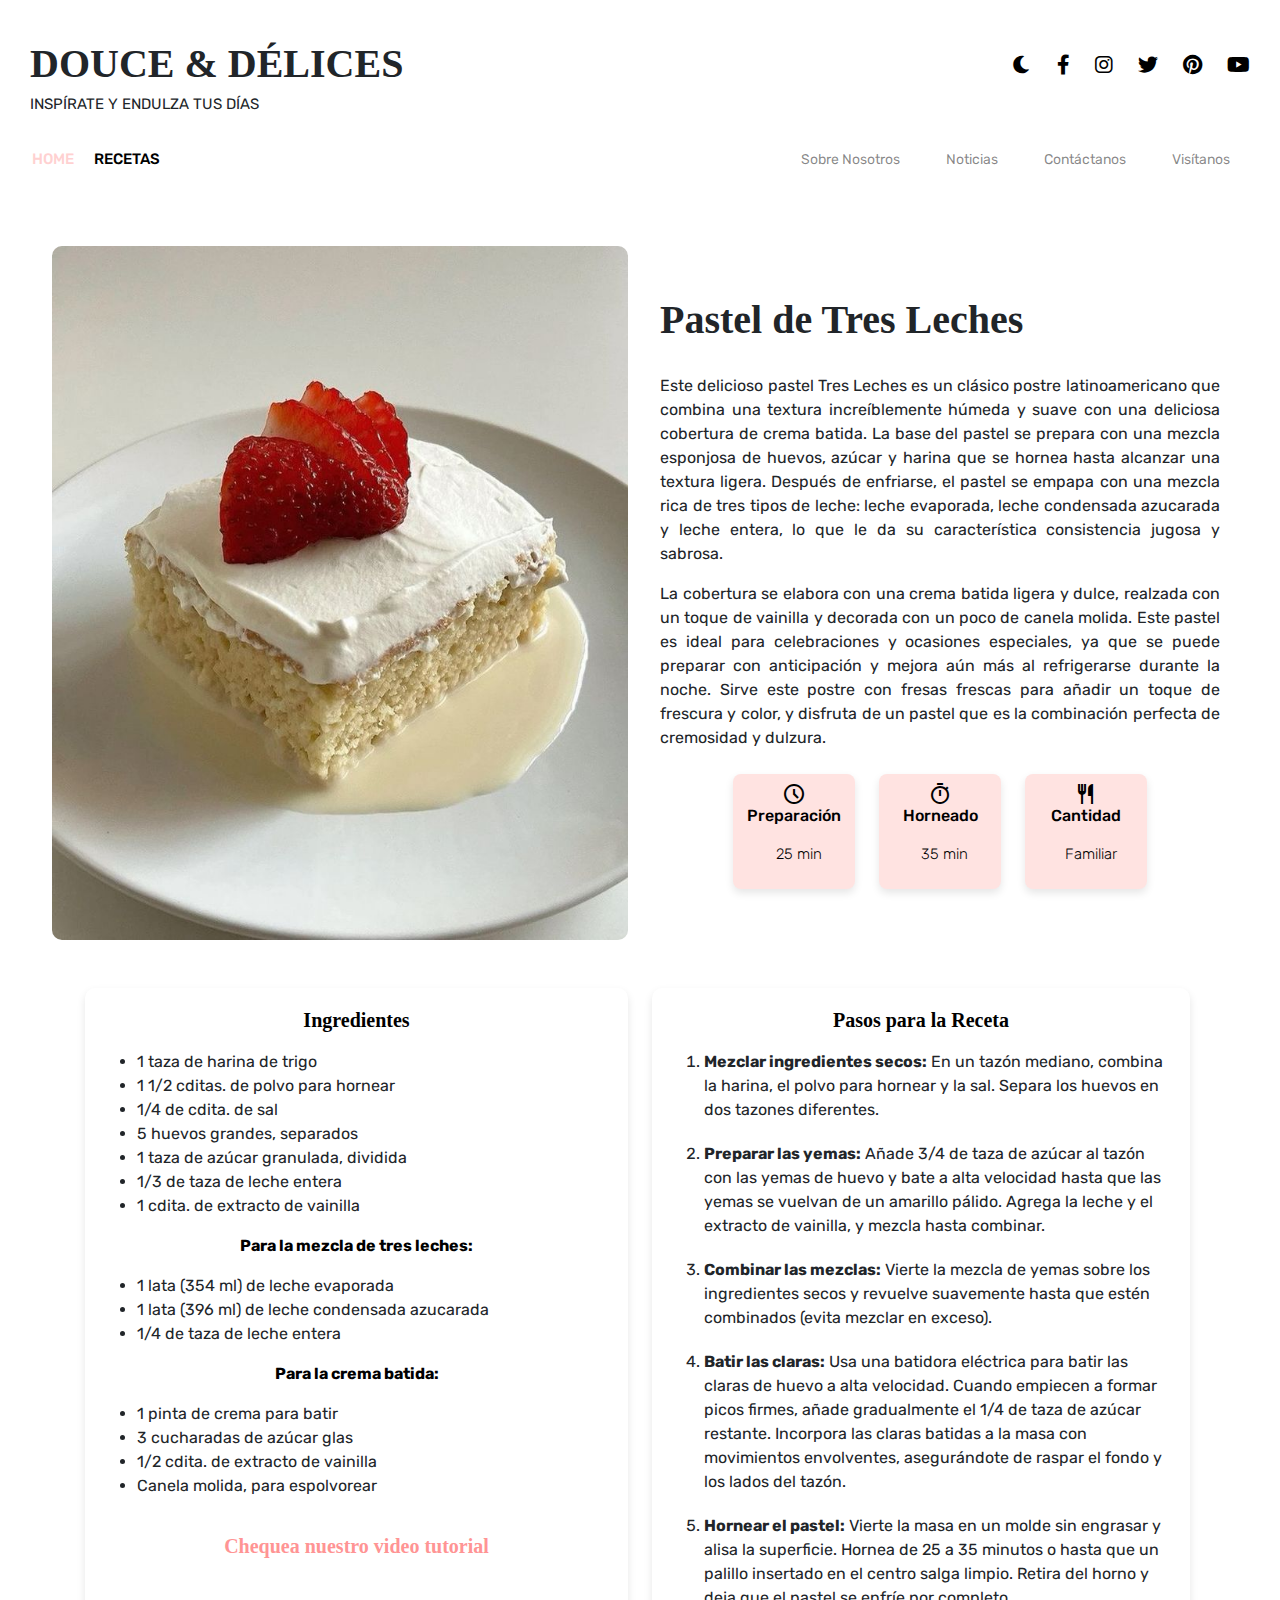
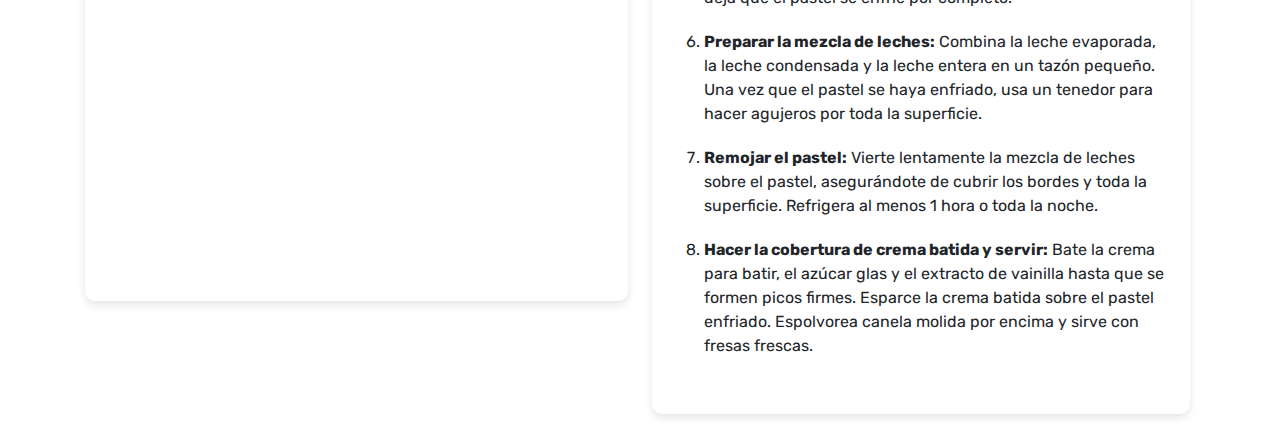
<file: tres_leches_pastel.html>
<!DOCTYPE html>
<html lang="en">
<head>
    <meta charset="UTF-8">
    <meta name="viewport" content="width=device-width, initial-scale=1.0">
    <meta name="description" content="Página de recetas">
    <meta name="keywords" content="postres, recetas, pastelería, galletas, bizcochos, muffins, pasteles">
    <meta name="author" content="Andrea Masini">
    <title>Pastel de Tres Leches</title>
    <link href="https://cdn.jsdelivr.net/npm/bootstrap@5.3.3/dist/css/bootstrap.min.css" rel="stylesheet" integrity="sha384-QWTKZyjpPEjISv5WaRU9OFeRpok6YctnYmDr5pNlyT2bRjXh0JMhjY6hW+ALEwIH" crossorigin="anonymous">
    <link rel="icon" href="images/logo2.png">
    <link rel="stylesheet" href="estilos.css">
    <link rel="preconnect" href="https://fonts.googleapis.com">
    <link rel="preconnect" href="https://fonts.gstatic.com" crossorigin>
    <link href="https://fonts.googleapis.com/css2?family=Rubik:wght@400;500;700&display=swap" rel="stylesheet">
    <link rel="stylesheet" href="https://fonts.googleapis.com/css2?family=Material+Symbols+Outlined:opsz,wght,FILL,GRAD@20..48,100..700,0..1,-50..200" />
    <link rel="stylesheet" href="https://cdnjs.cloudflare.com/ajax/libs/font-awesome/6.0.0-beta3/css/all.min.css">

</head>
<body>

  <div class="header-container">
    <div class="text-container">
      <h1 class="titulo">DOUCE & DÉLICES</h1>
      <p class="frase">INSPÍRATE Y ENDULZA TUS DÍAS</p>
    </div>
    <div class="social-icons">
      <div class="social-icons">
        <a href="#" id="dark-mode-toggle"><i class="fas fa-moon"></i></a>
        <a href="https://facebook.com" target="_blank" onclick="showAlert(event)"><i class="fab fa-facebook-f"></i></a>
        <a href="https://instagram.com" target="_blank" onclick="showAlert(event)"><i class="fab fa-instagram"></i></a>
        <a href="https://twitter.com" target="_blank" onclick="showAlert(event)"><i class="fab fa-twitter"></i></a>
        <a href="https://pinterest.com" target="_blank" onclick="showAlert(event)"><i class="fab fa-pinterest"></i></a>
        <a href="https://youtube.com" target="_blank" onclick="showAlert(event)"><i class="fab fa-youtube"></i></a>
      </div>
    </div>
  </div>

<nav class="navbar navbar-expand-lg fixed-top">
    <div class="container-fluid">
        <button class="navbar-toggler" type="button" data-bs-toggle="collapse" data-bs-target="#navbarNavAltMarkup" aria-controls="navbarNavAltMarkup" aria-expanded="false" aria-label="Toggle navigation">
            <span class="navbar-toggler-icon"></span>
        </button>
        <div class="collapse navbar-collapse" id="navbarNavAltMarkup">
            <div class="navbar-nav me-auto">
                <a class="nav-link active" aria-current="" href="index.html">HOME</a>
                <a class="nav-link" href="index.html#recetas">RECETAS</a>
            </div>
            <div class="navbar-nav ms-auto">
                <a class="nav-link" href="index.html#sobre-nosotros">Sobre Nosotros</a>
                <a class="nav-link" href="index.html#noticias">Noticias</a>
                <a class="nav-link" href="index.html#contactanos_visitanos">Contáctanos</a>
                <a class="nav-link" href="index.html#contactanos_visitanos">Visítanos</a>
            </div>
        </div>
    </div>
</nav>

<div class="container my-5">
    <div class="row align-items-center mb-4">
        <div class="col-md-6 text-center">
            <img src="images/tres_leches.jpg" alt="Tres Leches" class="chococookie-image">
        </div>
        <div class="col-md-6 recipe-info">
            <h2 class="chocochips-titulo">Pastel de Tres Leches</h2>
            <p class="chocochips-desc">
                Este delicioso pastel Tres Leches es un clásico postre latinoamericano que combina una textura increíblemente húmeda y suave con una deliciosa cobertura de crema batida. La base del pastel se prepara con una mezcla esponjosa de huevos, azúcar y harina que se hornea hasta alcanzar una textura ligera. Después de enfriarse, el pastel se empapa con una mezcla rica de tres tipos de leche: leche evaporada, leche condensada azucarada y leche entera, lo que le da su característica consistencia jugosa y sabrosa.
            </p>
            <p class="chocochips-desc">
                La cobertura se elabora con una crema batida ligera y dulce, realzada con un toque de vainilla y decorada con un poco de canela molida. Este pastel es ideal para celebraciones y ocasiones especiales, ya que se puede preparar con anticipación y mejora aún más al refrigerarse durante la noche. Sirve este postre con fresas frescas para añadir un toque de frescura y color, y disfruta de un pastel que es la combinación perfecta de cremosidad y dulzura.
            </p>
            <div class="row mt-4 justify-content-center">
                <div class="col-3">
                    <div class="card chococookies-card text-center p-2">
                        <span class="material-symbols-outlined">schedule</span>
                        <h6 class="detalles">Preparación</h6>
                        <p class="min">25 min</p>
                    </div>
                </div>
            
                <div class="col-3">
                    <div class="card chococookies-card text-center p-2">
                        <span class="material-symbols-outlined">timer</span>
                        <h6 class="detalles">Horneado</h6>
                        <p class="min">35 min</p>
                    </div>
                </div>
                <div class="col-3">
                    <div class="card chococookies-card text-center p-2">
                        <span class="material-symbols-outlined">restaurant</span>
                        <h6 class="detalles">Cantidad</h6>
                        <p class="min">Familiar</p>
                    </div>
                </div>
            </div>
        </div>
    </div>
</div>

<div class="row">
    <div class="col-md-6 mb-3">
        <div class="card chococookies-ingredientes"> 
            <div class="card-body">
                <h5 class="card-title">Ingredientes</h5>
                <ul>
                    <li>1 taza de harina de trigo</li>
                    <li>1 1/2 cditas. de polvo para hornear</li>
                    <li>1/4 de cdita. de sal</li>
                    <li>5 huevos grandes, separados</li>
                    <li>1 taza de azúcar granulada, dividida</li>
                    <li>1/3 de taza de leche entera</li>
                    <li>1 cdita. de extracto de vainilla</li>             
                </ul>
                <p><strong>Para la mezcla de tres leches:</strong></p>
                <ul>
                    <li>1 lata (354 ml) de leche evaporada</li>
                    <li>1 lata (396 ml) de leche condensada azucarada</li>
                    <li>1/4 de taza de leche entera</li>
                </ul>
                <p><strong>Para la crema batida:</strong></p>
                <ul>
                    <li>1 pinta de crema para batir</li>
                    <li>3 cucharadas de azúcar glas</li>
                    <li>1/2 cdita. de extracto de vainilla</li>
                    <li>Canela molida, para espolvorear</li>
                </ul>

                
                <h6 class="check">Chequea nuestro video tutorial</h6>
                <iframe width="500" height="268" src="https://www.youtube.com/embed/ty_Wq8nQ634?si=tMmMbFIuK7OCFFAY" title="YouTube video player" frameborder="0" allow="accelerometer; autoplay; clipboard-write; encrypted-media; gyroscope; picture-in-picture; web-share" referrerpolicy="strict-origin-when-cross-origin" allowfullscreen></iframe>            </div>
        </div>
    </div>
    <div class="col-md-6 mb-3">
        <div class="card chococookies-procedimiento"> 
            <div class="card-body">
                <h5 class="card-title">Pasos para la Receta</h5>
                <ol>
                    <li><strong>Mezclar ingredientes secos:</strong> En un tazón mediano, combina la harina, el polvo para hornear y la sal. Separa los huevos en dos tazones diferentes.</li>
                    <li><strong>Preparar las yemas:</strong> Añade 3/4 de taza de azúcar al tazón con las yemas de huevo y bate a alta velocidad hasta que las yemas se vuelvan de un amarillo pálido. Agrega la leche y el extracto de vainilla, y mezcla hasta combinar.</li>
                    <li><strong>Combinar las mezclas:</strong> Vierte la mezcla de yemas sobre los ingredientes secos y revuelve suavemente hasta que estén combinados (evita mezclar en exceso).</li>
                    <li><strong>Batir las claras:</strong> Usa una batidora eléctrica para batir las claras de huevo a alta velocidad. Cuando empiecen a formar picos firmes, añade gradualmente el 1/4 de taza de azúcar restante. Incorpora las claras batidas a la masa con movimientos envolventes, asegurándote de raspar el fondo y los lados del tazón.</li>
                    <li><strong>Hornear el pastel:</strong> Vierte la masa en un molde sin engrasar y alisa la superficie. Hornea de 25 a 35 minutos o hasta que un palillo insertado en el centro salga limpio. Retira del horno y deja que el pastel se enfríe por completo.</li>
                    <li><strong>Preparar la mezcla de leches:</strong> Combina la leche evaporada, la leche condensada y la leche entera en un tazón pequeño. Una vez que el pastel se haya enfriado, usa un tenedor para hacer agujeros por toda la superficie.</li>
                    <li><strong>Remojar el pastel:</strong> Vierte lentamente la mezcla de leches sobre el pastel, asegurándote de cubrir los bordes y toda la superficie. Refrigera al menos 1 hora o toda la noche.</li>
                    <li><strong>Hacer la cobertura de crema batida y servir:</strong> Bate la crema para batir, el azúcar glas y el extracto de vainilla hasta que se formen picos firmes. Esparce la crema batida sobre el pastel enfriado. Espolvorea canela molida por encima y sirve con fresas frescas.</li>

                </ol>
            </div>
        </div>
    </div>
</div>

<script>
    const toggleButton = document.getElementById('dark-mode-toggle');
  const body = document.body;
  
  if (localStorage.getItem('dark-mode') === 'enabled') {
      body.classList.add('dark-mode');
  }
  
  toggleButton.addEventListener('click', () => {
      body.classList.toggle('dark-mode');
      
      if (body.classList.contains('dark-mode')) {
          localStorage.setItem('dark-mode', 'enabled');
      } else {
          localStorage.setItem('dark-mode', 'disabled');
      }
  });
  </script>
</body>
</html>
</file>
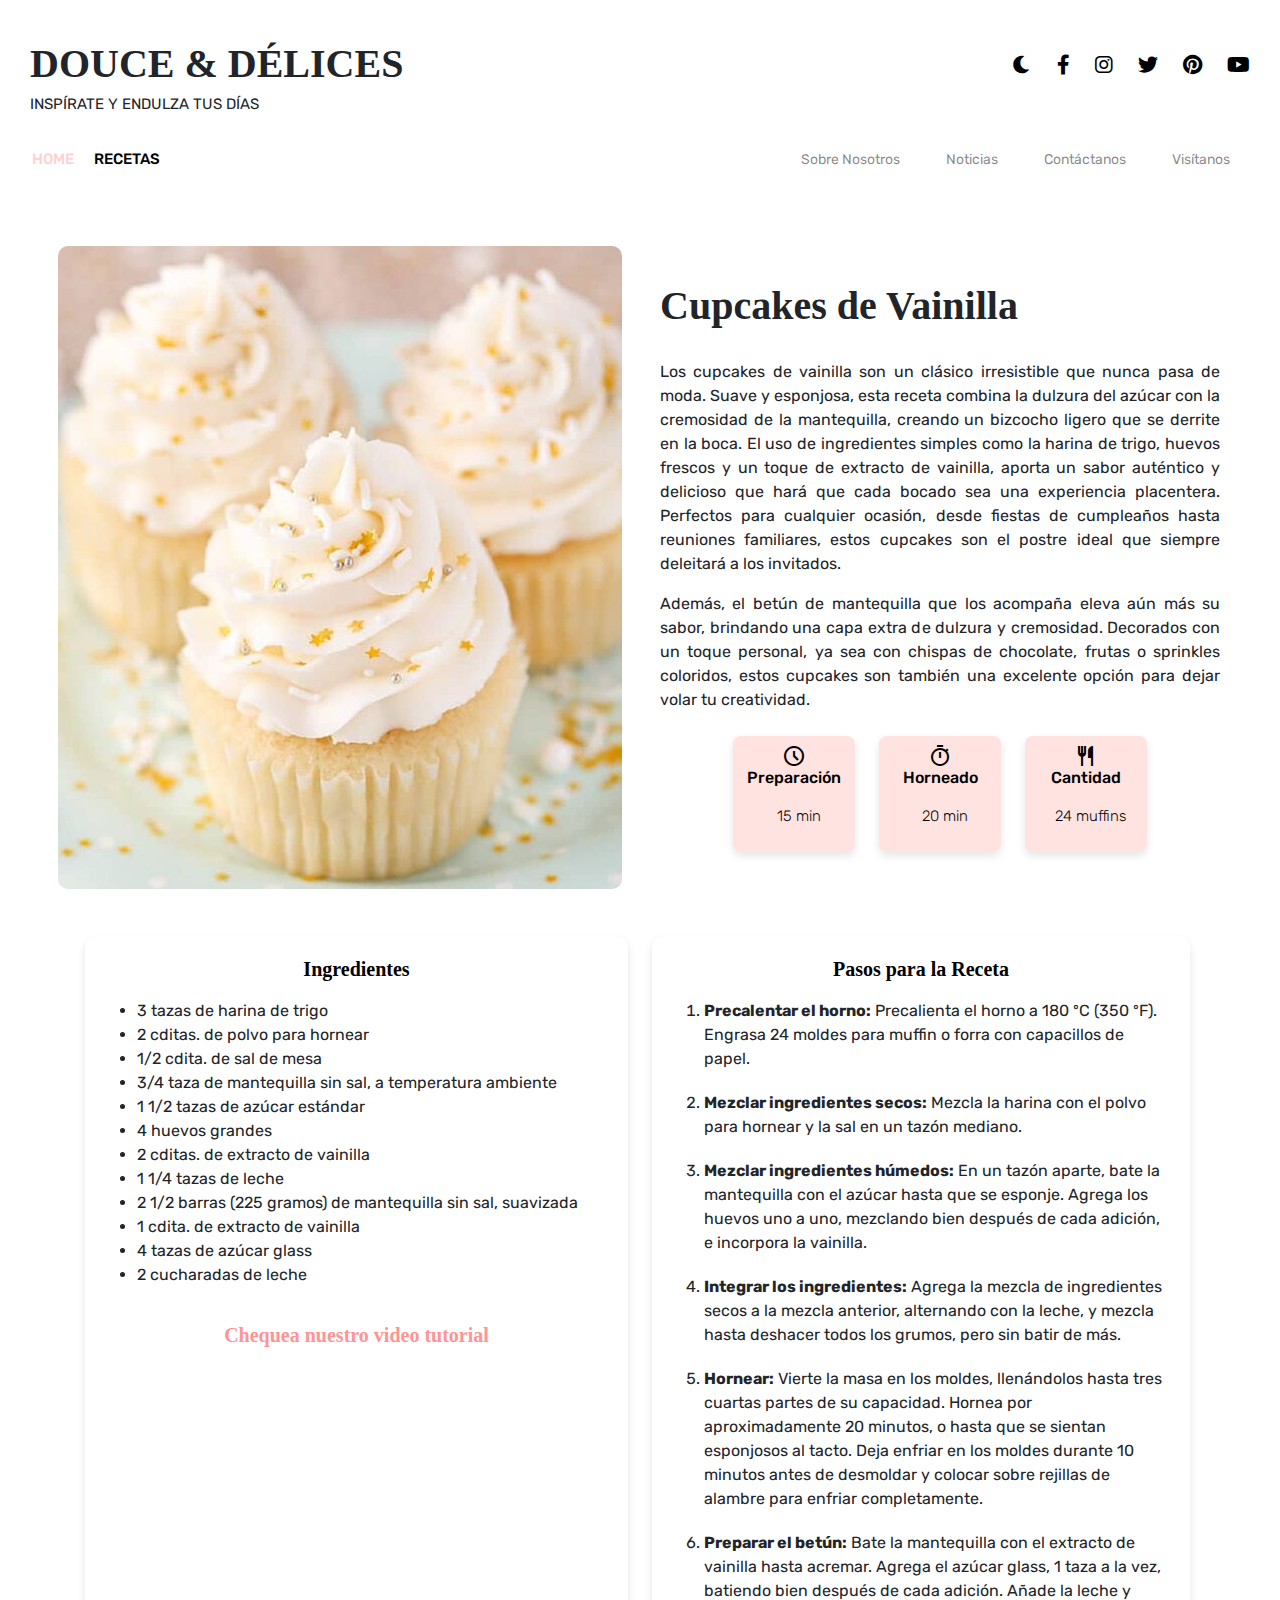
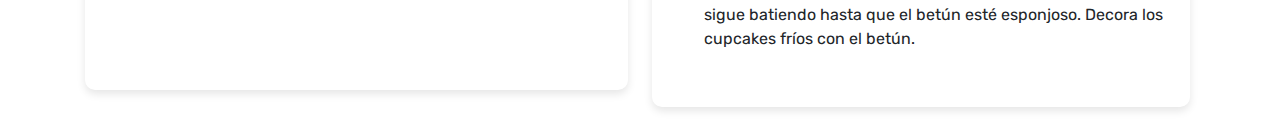
<file: vainilla_cupcakes.html>
<!DOCTYPE html>
<html lang="en">
<head>
    <meta charset="UTF-8">
    <meta name="viewport" content="width=device-width, initial-scale=1.0">
    <meta name="description" content="Página de recetas">
    <meta name="keywords" content="postres, recetas, pastelería, galletas, bizcochos, muffins, pasteles">
    <meta name="author" content="Andrea Masini">
    <title>Cupcakes de Vainilla</title>
    <link href="https://cdn.jsdelivr.net/npm/bootstrap@5.3.3/dist/css/bootstrap.min.css" rel="stylesheet" integrity="sha384-QWTKZyjpPEjISv5WaRU9OFeRpok6YctnYmDr5pNlyT2bRjXh0JMhjY6hW+ALEwIH" crossorigin="anonymous">
    <link rel="icon" href="images/logo2.png">
    <link rel="stylesheet" href="estilos.css">
    <link rel="preconnect" href="https://fonts.googleapis.com">
    <link rel="preconnect" href="https://fonts.gstatic.com" crossorigin>
    <link href="https://fonts.googleapis.com/css2?family=Rubik:wght@400;500;700&display=swap" rel="stylesheet">
    <link rel="stylesheet" href="https://fonts.googleapis.com/css2?family=Material+Symbols+Outlined:opsz,wght,FILL,GRAD@20..48,100..700,0..1,-50..200" />
    <link rel="stylesheet" href="https://cdnjs.cloudflare.com/ajax/libs/font-awesome/6.0.0-beta3/css/all.min.css">

</head>
<body>

  <div class="header-container">
    <div class="text-container">
      <h1 class="titulo">DOUCE & DÉLICES</h1>
      <p class="frase">INSPÍRATE Y ENDULZA TUS DÍAS</p>
    </div>
    <div class="social-icons">
      <div class="social-icons">
        <a href="#" id="dark-mode-toggle"><i class="fas fa-moon"></i></a>
        <a href="https://facebook.com" target="_blank" onclick="showAlert(event)"><i class="fab fa-facebook-f"></i></a>
        <a href="https://instagram.com" target="_blank" onclick="showAlert(event)"><i class="fab fa-instagram"></i></a>
        <a href="https://twitter.com" target="_blank" onclick="showAlert(event)"><i class="fab fa-twitter"></i></a>
        <a href="https://pinterest.com" target="_blank" onclick="showAlert(event)"><i class="fab fa-pinterest"></i></a>
        <a href="https://youtube.com" target="_blank" onclick="showAlert(event)"><i class="fab fa-youtube"></i></a>
      </div>
    </div>
  </div>
  
<nav class="navbar navbar-expand-lg fixed-top">
    <div class="container-fluid">
        <button class="navbar-toggler" type="button" data-bs-toggle="collapse" data-bs-target="#navbarNavAltMarkup" aria-controls="navbarNavAltMarkup" aria-expanded="false" aria-label="Toggle navigation">
            <span class="navbar-toggler-icon"></span>
        </button>
        <div class="collapse navbar-collapse" id="navbarNavAltMarkup">
            <div class="navbar-nav me-auto">
                <a class="nav-link active" aria-current="" href="index.html">HOME</a>
                <a class="nav-link" href="index.html#recetas">RECETAS</a>
            </div>
            <div class="navbar-nav ms-auto">
                <a class="nav-link" href="index.html#sobre-nosotros">Sobre Nosotros</a>
                <a class="nav-link" href="index.html#noticias">Noticias</a>
                <a class="nav-link" href="index.html#contactanos_visitanos">Contáctanos</a>
                <a class="nav-link" href="index.html#contactanos_visitanos">Visítanos</a>
            </div>
        </div>
    </div>
</nav>

<div class="container my-5">
    <div class="row align-items-center mb-4">
        <div class="col-md-6 text-center">
            <img src="images/vanilla2.jpg" alt="Cupcakes Vainilla" class="chococookie-image">
        </div>
        <div class="col-md-6 recipe-info">
            <h2 class="chocochips-titulo">Cupcakes de Vainilla</h2>
            <p class="chocochips-desc">
                Los cupcakes de vainilla son un clásico irresistible que nunca pasa de moda. Suave y esponjosa, esta receta combina la dulzura del azúcar con la cremosidad de la mantequilla, creando un bizcocho ligero que se derrite en la boca. El uso de ingredientes simples como la harina de trigo, huevos frescos y un toque de extracto de vainilla, aporta un sabor auténtico y delicioso que hará que cada bocado sea una experiencia placentera. Perfectos para cualquier ocasión, desde fiestas de cumpleaños hasta reuniones familiares, estos cupcakes son el postre ideal que siempre deleitará a los invitados.
            </p>
            <p class="chocochips-desc">
                Además, el betún de mantequilla que los acompaña eleva aún más su sabor, brindando una capa extra de dulzura y cremosidad. Decorados con un toque personal, ya sea con chispas de chocolate, frutas o sprinkles coloridos, estos cupcakes son también una excelente opción para dejar volar tu creatividad.            </p>
            <div class="row mt-4 justify-content-center">
                <div class="col-3">
                    <div class="card chococookies-card text-center p-2">
                        <span class="material-symbols-outlined">schedule</span>
                        <h6 class="detalles">Preparación</h6>
                        <p class="min">15 min</p>
                    </div>
                </div>
            
                <div class="col-3">
                    <div class="card chococookies-card text-center p-2">
                        <span class="material-symbols-outlined">timer</span>
                        <h6 class="detalles">Horneado</h6>
                        <p class="min">20 min</p>
                    </div>
                </div>
                <div class="col-3">
                    <div class="card chococookies-card text-center p-2">
                        <span class="material-symbols-outlined">restaurant</span>
                        <h6 class="detalles">Cantidad</h6>
                        <p class="min">24 muffins</p>
                    </div>
                </div>
            </div>
        </div>
    </div>
</div>

<div class="row">
    <div class="col-md-6 mb-3">
        <div class="card chococookies-ingredientes"> 
            <div class="card-body">
                <h5 class="card-title">Ingredientes</h5>
                <ul>
                    <li>3 tazas de harina de trigo</li>
                    <li>2 cditas. de polvo para hornear</li>
                    <li>1/2 cdita. de sal de mesa</li>
                    <li>3/4 taza de mantequilla sin sal, a temperatura ambiente</li>
                    <li>1 1/2 tazas de azúcar estándar</li>
                    <li>4 huevos grandes</li>
                    <li>2 cditas. de extracto de vainilla</li>
                    <li>1 1/4 tazas de leche</li>
                    <li>2 1/2 barras (225 gramos) de mantequilla sin sal, suavizada</li>
                    <li>1 cdita. de extracto de vainilla</li>
                    <li>4 tazas de azúcar glass</li>
                    <li>2 cucharadas de leche</li>                
                </ul>
                <h6 class="check">Chequea nuestro video tutorial</h6>
                <iframe width="500" height="268" src="https://www.youtube.com/embed/p_uSD5ERdro?si=gTNxSFZdTUrQKXzb" title="YouTube video player" frameborder="0" allow="accelerometer; autoplay; clipboard-write; encrypted-media; gyroscope; picture-in-picture; web-share" referrerpolicy="strict-origin-when-cross-origin" allowfullscreen></iframe>            </div>
        </div>
    </div>
    <div class="col-md-6 mb-3">
        <div class="card chococookies-procedimiento"> 
            <div class="card-body">
                <h5 class="card-title">Pasos para la Receta</h5>
                <ol>
                    <li><strong>Precalentar el horno:</strong> Precalienta el horno a 180 ºC (350 ºF). Engrasa 24 moldes para muffin o forra con capacillos de papel.</li>
                    <li><strong>Mezclar ingredientes secos:</strong> Mezcla la harina con el polvo para hornear y la sal en un tazón mediano.</li>
                    <li><strong>Mezclar ingredientes húmedos:</strong> En un tazón aparte, bate la mantequilla con el azúcar hasta que se esponje. Agrega los huevos uno a uno, mezclando bien después de cada adición, e incorpora la vainilla.</li>
                    <li><strong>Integrar los ingredientes:</strong> Agrega la mezcla de ingredientes secos a la mezcla anterior, alternando con la leche, y mezcla hasta deshacer todos los grumos, pero sin batir de más.</li>
                    <li><strong>Hornear:</strong> Vierte la masa en los moldes, llenándolos hasta tres cuartas partes de su capacidad. Hornea por aproximadamente 20 minutos, o hasta que se sientan esponjosos al tacto. Deja enfriar en los moldes durante 10 minutos antes de desmoldar y colocar sobre rejillas de alambre para enfriar completamente.</li>
                    <li><strong>Preparar el betún:</strong> Bate la mantequilla con el extracto de vainilla hasta acremar. Agrega el azúcar glass, 1 taza a la vez, batiendo bien después de cada adición. Añade la leche y sigue batiendo hasta que el betún esté esponjoso. Decora los cupcakes fríos con el betún.</li>                    
                </ol>
            </div>
        </div>
    </div>
</div>

<script>
    const toggleButton = document.getElementById('dark-mode-toggle');
  const body = document.body;
  
  if (localStorage.getItem('dark-mode') === 'enabled') {
      body.classList.add('dark-mode');
  }
  
  toggleButton.addEventListener('click', () => {
      body.classList.toggle('dark-mode');
      
      if (body.classList.contains('dark-mode')) {
          localStorage.setItem('dark-mode', 'enabled');
      } else {
          localStorage.setItem('dark-mode', 'disabled');
      }
  });
  </script>
</body>
</html>
</file>
<file: estilos.css>
.titulo {
  margin-top: 30px;
  font-family: "Libre Caslon Text", serif;
  font-weight: 700;
  margin-left: 30px; 
  margin-right: 20px; 
  margin-bottom: 5px; 
}

.frase {
  font-family: "Rubik", sans-serif;
  font-size: 15px;
  margin-left: 30px; 
  margin-right: 20px;
  margin-bottom: 5px; 
  margin-top: 0px;
}

.header-container {
  display: flex;
  justify-content: space-between;
  align-items: center;
  padding: 0px;
  margin-top: 10px;
  margin-right: 30px;
}

.text-container {
  margin: 0;
}

.social-icons {
  display: flex;
  gap: 25px;
}

.social-icons a {
  font-size: 20px;
  color: #000000;
  text-decoration: none;
  transition: color 0.3s ease;
}

.social-icons a:hover {
  color: #FF9494;
}

.navbar {
  position: sticky; 
  top: 0; 
  width: 100%; 
  background-color: white; 
  display: flex; 
  justify-content: space-between; 
  align-items: center; 
  margin-right: 20px;
  padding-left: 20px; 
  padding-top: 20px;
  padding-bottom: 20px;
}

.navbar-nav {
  display: flex; 
  align-items: center; 
}

.navbar-nav.me-auto .nav-link {
  font-family: "Rubik", sans-serif;
  font-weight: 500; 
  font-optical-sizing: auto;
  font-size: 15px;
  color: black;
  margin-right: 20px;
  text-decoration: none;
  transition: color 0.3s ease;
  padding: 0; 
}

.navbar-nav.me-auto .nav-link:hover {
  color: #FFD1D1; 
}

.navbar-nav.me-auto .nav-link.active {
  color: #FFD1D1; 
  font-weight: 500; 
}

.navbar-nav.ms-auto .nav-link {
  font-family: "Rubik", sans-serif;
  font-weight: 400; 
  font-optical-sizing: auto;
  font-size: 14px;
  color: rgba(0, 0, 0, 0.473);
  margin-right: 30px;
  text-decoration: none;
  transition: color 0.3s ease;
  }

.navbar-nav.ms-auto .nav-link:hover {
  color: rgba(0, 0, 0, 0.8); 
}

.navbar-nav.ms-auto .nav-link.active {
  color: black; 
  font-weight: 400; 
}

.image-container {
  margin: 30px; 
  display: flex;
  justify-content: space-between; 
  flex-wrap: wrap; 
}

.image-wrapper {
  position: relative; 
  flex: 1 1 calc(25% - 20px); 
  max-width: 400px; 
  margin: 10px; 
  height: auto; 
}

.image-container img {
  width: 100%; 
  border-radius: 8px; 
  height: 100%; 
  object-fit: cover; 
}

.image-wrapper .hover {
  position: absolute; 
  top: 0;
  left: 0;
  opacity: 0; 
  transition: opacity 0.3s; 
}

.image-wrapper:hover .hover {
  opacity: 1; 
}

.image-wrapper:hover .original {
  opacity: 0; 
}

@media (max-width: 768px) {
  .image-wrapper {
    flex: 1 1 calc(50% - 20px);
  }
}

@media (max-width: 480px) {
  .image-wrapper {
    flex: 1 1 100%; 
  }
}

.about-us-container {
  display: flex;
  justify-content: center;
  align-items: center;
  flex-direction: column;
  padding: 2rem;
  background-color: #FFF5E4;
}

.about-us-grid {
  display: grid;
  grid-template-columns: repeat(auto-fit, minmax(300px, 1fr));
  gap: 2rem;
  align-items: center;
  max-width: 1200px;
  width: 100%;
}

.about-us{
  font-family: "Libre Caslon Text", serif;
  font-weight: 700;
  color: #000000;
  margin-bottom: 20px;
}
.about-us-content p{
  font-family: "Rubik", sans-serif;
  color: #000000;
  text-align: justify;

}

.about-us-content {
  padding: 1rem;
}

.about-us-image {
  display: flex;
  justify-content: center;
  align-items: center;
}

.about-us-img {
  max-width: 100%;
  height: auto;
  border-radius: 8px;
}

@media (max-width: 768px) {
  .about-us-img {
    max-width: 100%; 
    height: auto; 
  }
}

.about-us-img {
  width: 400px; 
  height: 430px; 
  object-fit: cover; 
  border-radius: 8px; 
}

.image-row {
  display: flex; 
  justify-content: space-around; 
  align-items: center; 
  padding-left: 0px; 
  padding-right: 0px; 
  padding-top: 60px;
}

.image-item {
  display: flex; 
  flex-direction: column; 
  align-items: center; 
  margin: 10px; /
}
.image-item:hover {
  transform: scale(1.05); 
}

.circle-img {
  width: 150px; 
  height: 150px; 
  object-fit: cover; 
  border-radius: 50%; 
  border: 2px solid #dddddd49; 
}

.image-item a {
  text-decoration: none; 
  color: black; 
}

.image-text {
  margin-top: 8px;
  font-family: "Rubik", sans-serif; 
  font-size: 16px; 
  color: black; 
  text-align: center; 
  padding-right: 9px;
  margin-bottom: 100px;
}

/*PÁGINA RECETAS*/
body {
  font-family: 'Rubik', sans-serif;
}

.container {
  max-width: 1200px; 
  margin: auto; 
}

.card {
  border: none;
  border-radius: 10px;
  box-shadow: 0 4px 8px rgba(0, 0, 0, 0.1);
  transition: transform 0.3s;
}
.card-body p{
  color: #000000;
  text-align: center;
  font-family: "Rubik", sans-serif; 

}

.card:hover {
  transform: translateY(-5px);
}

.circle-img {
  width: 150px;
  height: 150px;
  object-fit: cover;
  border-radius: 50%;
  margin: 20px auto;
}

.card-title {
  font-family: "Libre Caslon Text", serif;
  font-weight: 600;
  font-size: 20px;
  text-align: center;
  color: #000000;
}

.mb-4 {
  margin-bottom: 1.5rem;
}

/*RECETA*/
.chococookie-image {
  max-width: 100%;
  border-radius: 10px;
}

.recipe-info {
  padding: 20px;
}

.chocochips-titulo {
  font-family: "Libre Caslon Text", serif;
  font-weight: 600;
  font-size: 40px;
  margin-bottom: 30px;
}

.chocochips-desc {
  font-family: "Rubik", sans-serif; 
  text-align: justify; 
}

.material-symbols-outlined {
  font-variation-settings: 'FILL' 0, 'wght' 400, 'GRAD' 0, 'opsz' 24;
  font-size: 25px; 
  color: #000000; 
}

.chococookies-card {
  background-color: #FFE3E1; 
  border-radius: 0.5rem; 
}
.chococookies-card p{
  color: #000000;
}
.chococookies-card h6{
  color: #000000;
}

.chococookies-card:hover {
  transform: none;
}

.chococookies-card .min {
  font-weight: 300; 
  font-size: 15px; 
  margin-top: 10px; 
}

.chococookies-card p {
  margin-top: 5px; 
  margin-left: 9px;
  font-size: 15px;
  text-align: center;
}

.container {
  padding-top: 0px; 
}

.row {
  margin-top: 20px; 
}

.chococookies-ingredientes {
  margin-top: 0px; 
  margin-left: 85px;
}

.chococookies-procedimiento {
  margin-top: 0px; 
  margin-right: 90px;
}

.chococookies-procedimiento ol li {
  padding-bottom: 20px; 
}

.chococookies-ingredientes .card-body,
.chococookies-procedimiento .card-body {
  padding: 20px; 
}

.card-title {
  font-weight: bold; 
  padding-bottom: 10px;
}

.chococookies-ingredientes iframe {
  margin-left: 15px;
  margin-bottom: 20px;
}

.check{
 padding: 20px;
 color: #FF9494;
 font-family: "Libre Caslon Text", serif;
 font-weight: 600;
 font-size: 20px;
 text-align: center;
}

a {
  text-decoration: none; 
  color: inherit; 
}

.opiniones {
  background-color: white; 
  padding: 20px; 
  border-radius: 0; 
  margin: 20px auto; 
  width: 60%;
  margin-bottom: 100px;
}

.carousel-control-prev-icon,
.carousel-control-next-icon {
  background-color: #000000; 
  border-radius: 50%; 
}

.opiniones-item h5 {
  font-family: "Libre Caslon Text", serif; 
  font-weight: 600;
  color: #000000;
  margin-bottom: 10px; 
}
  
.opiniones-titulo{
  color: #000000; 
  font-family: "Libre Caslon Text", serif; 
  font-size: 2rem; 
  font-weight: 600;
  text-align: center;

}

.opiniones-item p {
  font-family: "Rubik", sans-serif; 
  color: #000000; 
  line-height: 1.5; 
  text-align: center; 
  max-width: 600px; 
  margin: 0 auto; 
}


/* NOTICIAS */
.noticias-container {
  background-color: #FFF5E4; 
  padding: 20px; 
  border-radius: 0; 
  box-shadow: none; 
  width: 100%; 
  position: relative; 
  left: 0; 
}

.noticia-card {
  background-color: #ffffff; 
  border-radius: 8px; 
  padding: 15px; 
  box-shadow: 0 4px 8px rgba(0, 0, 0, 0.1);
  height: 100%; 
}

.noticia-card img {
  border-radius: 8px; 
  width: 100%; 
  height: auto; 
}

.noticias-container h2 {
  color: #000000; 
  font-size: 2rem; 
  font-family: "Libre Caslon Text", serif;
  font-weight: 600;
}

.noticias-container h4 {
  font-size: 22px;
  color: #000000; 
  margin-top: 10px; 
  font-family: "Libre Caslon Text", serif;
  font-weight: 600;
  text-align: center;
}

.noticias-container p {
  font-family: "Rubik", sans-serif; 
  color: #000000;
  line-height: 1.5; 
  text-align: justify;
}

.noticias-container .row {
  margin-bottom: 20px; 
}

.contactanos {
  padding: 40px 0;
}

.contactanos h2 {
  text-align: center;
  margin-bottom: 20px;
  font-size: 1.5rem;
  color: #333; 
}

.contactanos .form-control {
  border-radius: 0.25rem; 
  box-shadow: 0 2px 5px rgba(0, 0, 0, 0.1);
}

.contactanos .form-label {
  font-weight: bold; 
}

.contactanos .btn-primary {
  background-color: #FF9494; 
  border: none; 
  border-radius: 0.25rem; 
  transition: background-color 0.3s ease; 
}

.contactanos .btn-primary:hover {
  background-color: #FF9494; 
}

.contactanos iframe {
  border: 0; 
  border-radius: 0.25rem; 
  box-shadow: 0 2px 5px rgba(0, 0, 0, 0.1); 
}

.contactanos .flex-container {
  display: flex; 
  justify-content: space-between; 
  flex-wrap: wrap; 
  margin: 0 -15px;
}

.contactanos .contacto,
.contactanos .visitanos {
  flex: 1;
  margin: 15px; 
  min-width: 300px;
}

.contactanos p {
  text-align: center; 
  margin: 0 0 20px; 
}


.modal {
  display: none;
  position: fixed;
  z-index: 1;
  left: 0;
  top: 0;
  width: 100%;
  height: 100%;
  overflow: auto;
  background-color: rgba(0, 0, 0, 0.5); 
}

.modal-content {
  background-color: #fff;
  margin: 15% auto;
  padding: 20px;
  border: 1px solid #888;
  width: 80%;
  border-radius: 8px;
}

.close {
  color: #aaa;
  float: right;
  font-size: 28px;
  font-weight: bold;
  cursor: pointer;
}

.close:hover,
.close:focus {
  color: black;
  text-decoration: none;
  cursor: pointer;
}

.button-container {
  display: flex;               
  justify-content: right;      
  margin-top: 0px; 
}

#politicasBtn {
  padding: 8px 10px;          
  font-size: 12px;             
  border: none;               
  border-radius: 5px;       
  background-color: #ffffffd0; 
  color: #000000;               
  cursor: pointer;     
}

footer {
  background-color: #343a40; 
  color: #ffffff; 
  padding: 20px ; 
  font-family: 'Rubik', sans-serif; 
}

footer p {
  margin-top: 5px; 
  font-size: 14px; 
  text-align: center;
}

footer span {
  color: #ff9494; 
}

body.dark-mode {
  background-color: #281d1f;
  color: #ffffff;
}
.dark-mode .header-container,
.dark-mode .text-container,
.dark-mode .image-container,
.dark-mode .card,
.dark-mode .footer
.dark-mode h2,
.dark-mode h4 {
  color: #ffffff; 
  border-color: #333; 
}
.dark-mode .noticias-container {
  background-color: #583437; 
  color: white; 
}
.dark-mode .about-us{
  color: white;
}
.dark-mode .about-us-content p{
  color: white;
}
.dark-mode .about-us-container{
  background-color: #583437;
}
.dark-mode .container-about-us{
  background-color: #583437;
}
.dark-mode footer{
  background-color: #583437;
}
.dark-mode container-footer{
  background-color: #583437;
}
.dark-mode .image-text{
  color: white;
}
.dark-mode .noticias-container .text-center,
.container .text-center{
  color: white;
}
.dark-mode .noticia-card{
  background-color: #281d1f;
}
.dark-mode .noticia-card p{
  color: white;
}
.dark-mode .visitanos h2{
  color: white;
}
.dark-mode .contactanos h2{
  color: white;
}
.dark-mode .opiniones{
  background-color: #281d1f;
}
.dark-mode .opiniones-item h5{
  color: white;
}
.dark-mode .opiniones-item p{
  color: white;
}

.dark-mode .opiniones-titulo{
  color: white;
}

.dark-mode .carousel-control-prev-icon,
.carousel-control-next-icon{
  background-color: #583437;
}
.dark-mode .btn-primary{
  background-color: #583437;
}
.dark-mode #politicasBtn {
  background-color: #281d1f;
  color: white;
}
.dark-mode .navbar {
  background-color: #281d1f; 
}
.dark-mode .navbar-nav.me-auto .nav-link {
  color: #ffffff; 
}
.dark-mode .navbar-nav.ms-auto .nav-link {
  color: #ffffff; 
}
.dark-mode .navbar-nav.me-auto .nav-link:hover {
  color: #cf9898; 
}
.dark-mode .navbar-nav.ms-auto .nav-link:hover {
  color: #cf9898; 
}
.dark-mode .navbar-toggler {
  background-color: #ffffff; 
}
.dark-mode .navbar-toggler-icon {
  background-color: #ffffff; 
}
.dark-mode .container{
  background-color: #281d1f; 
}
.dark-mode .card{
  background-color: #583437;
}
.dark-mode .card-body p{
  color: #ffffff;
}
.dark-mode .social-icons a i {
  color: #ffffff;}
.dark-mode .social-icons a i:hover{
  color: #cf9898;}

.dark-mode .card {
  background-color: #583437;
  color: #f5f5f5;

}
.dark-mode .card-title {
  color: #ffffff;
}
.dark-mode .card img {
  border-color: #583437;
  opacity: 0.9; 
}
.dark-mode .card:hover img {
  opacity: 1;
}
.dark-mode .chocochips-titulo{
  color: white;
}
.dark-mode .chococookies-ingredientes h6{
  color: white;
}
.dark-mode .chococookies-card p{
  color: white;
}
.dark-mode .chococookies-card h6{
  color: white;
}
.dark-mode .material-symbols-outlined{
  color: white;
}
.dark-mode .modal-content{
  background-color: #281d1f;
  color: white;
  border: #281d1f;
}
</file>
